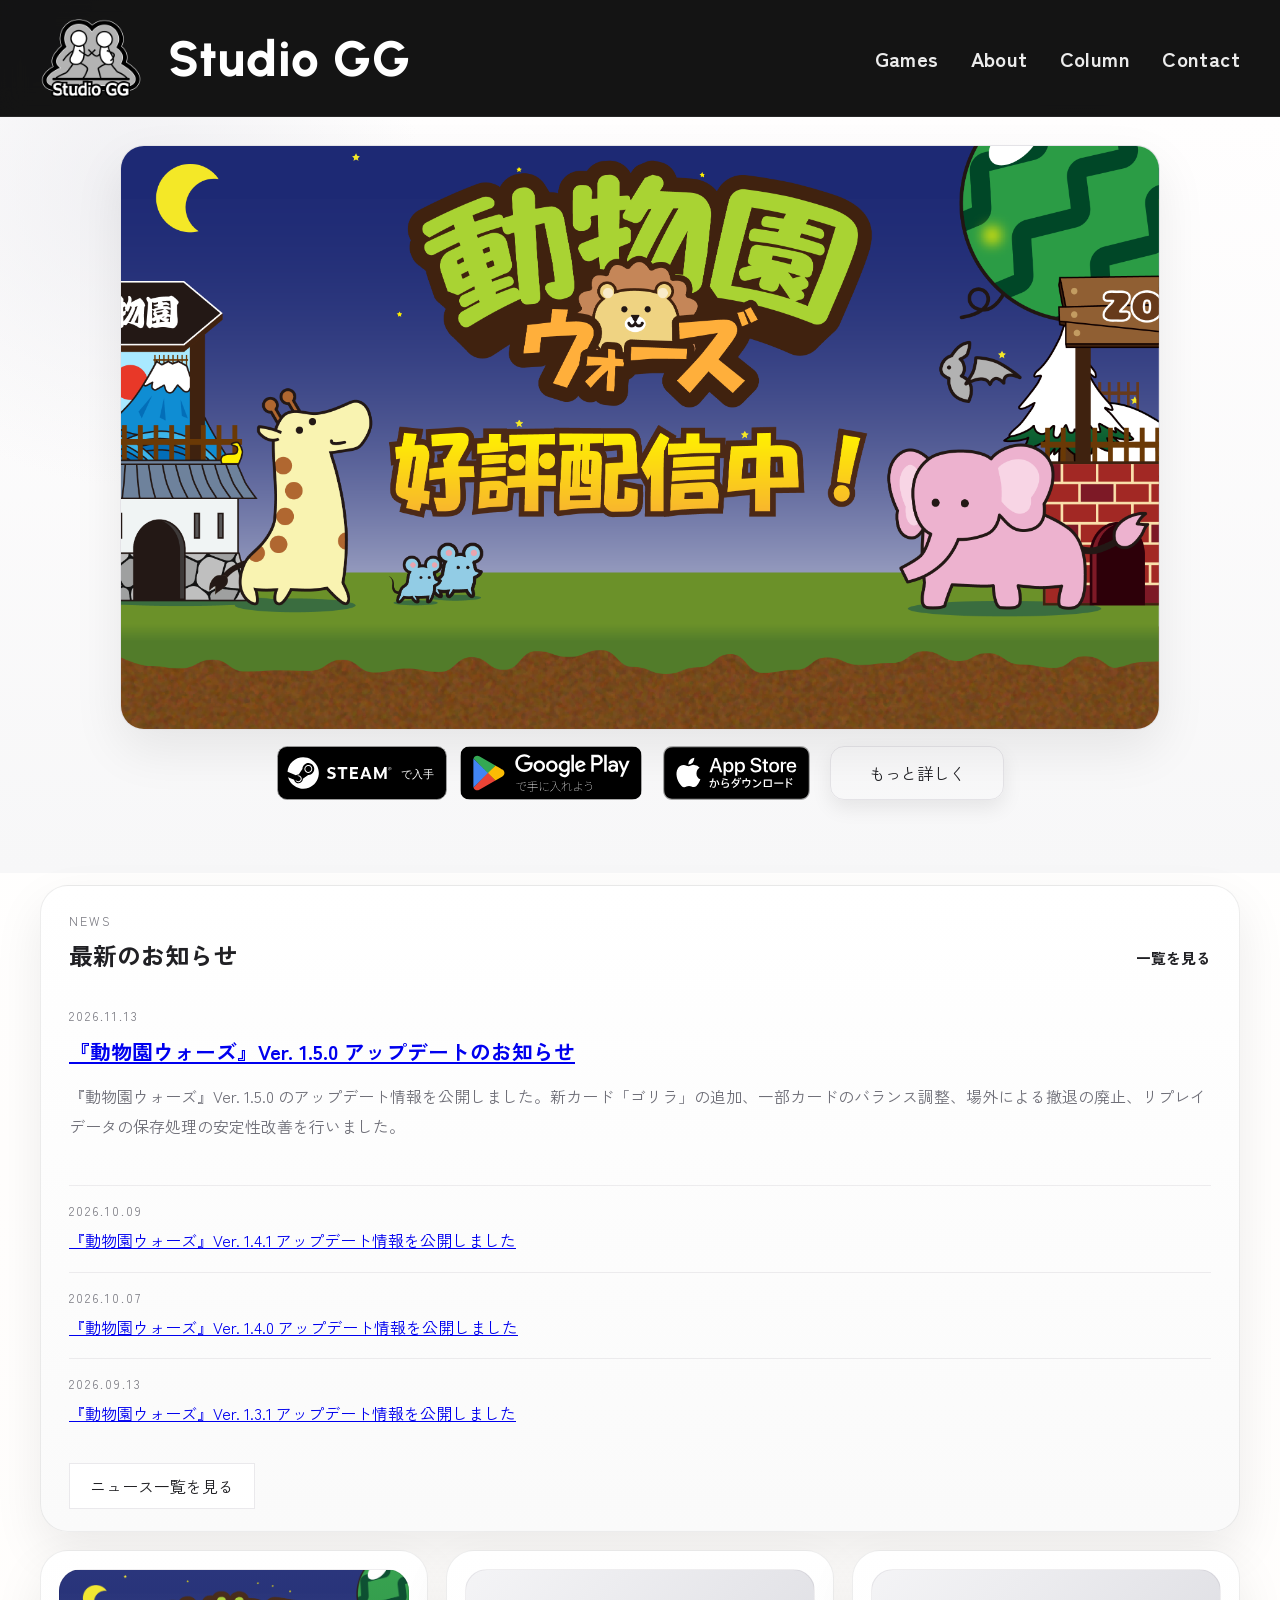
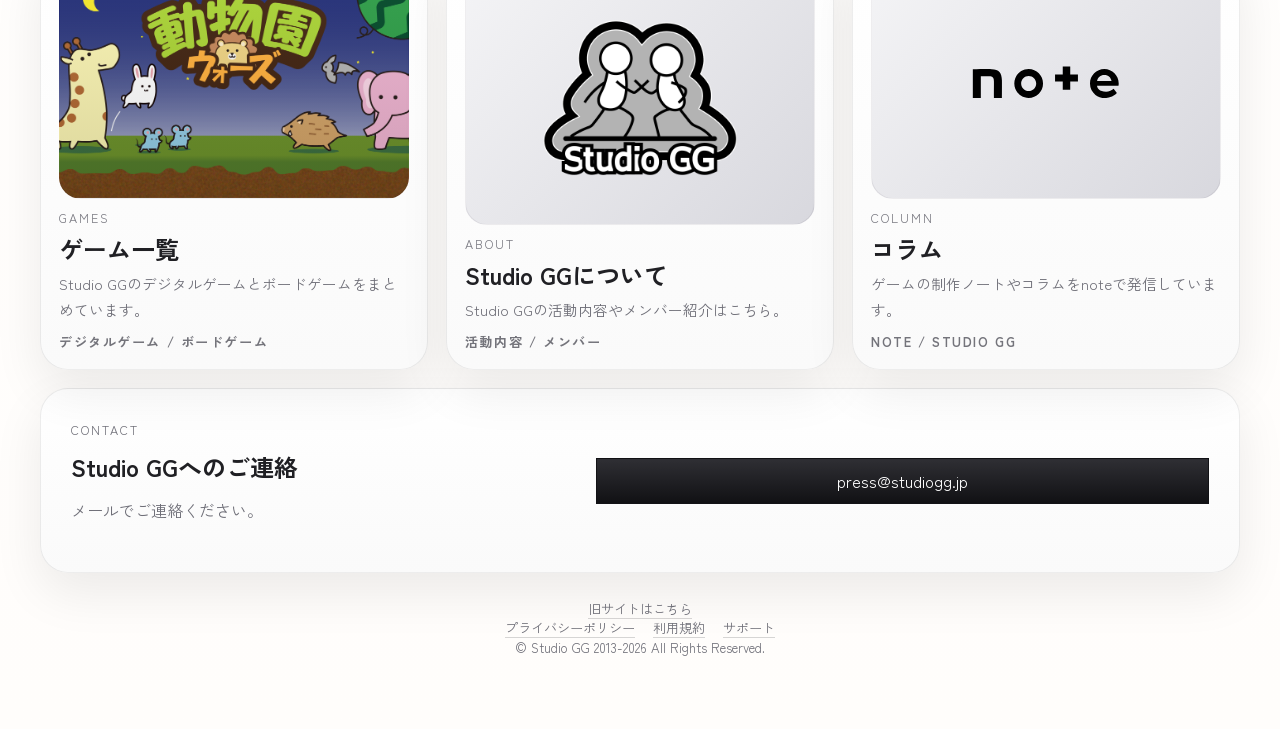
<file: index.html>
<!DOCTYPE html>
<html lang="ja">
<head>
  <!-- Google tag (gtag.js) -->
  <script async src="https://www.googletagmanager.com/gtag/js?id=AW-18334052214"></script>
  <script>
    window.dataLayer = window.dataLayer || [];
    function gtag(){dataLayer.push(arguments);}
    gtag('js', new Date());

    gtag('config', 'AW-18334052214');

    function gtag_report_conversion(url) {
      var callback = function () {
        if (typeof(url) != 'undefined') {
          window.location = url;
        }
      };
      gtag('event', 'conversion', {
          'send_to': 'AW-18334052214/2mWXCI-h9tIcEPberaZE',
          'value': 1.0,
          'currency': 'JPY',
          'event_callback': callback
      });
      return false;
    }
  </script>
  <meta charset="UTF-8">
  <meta name="viewport" content="width=device-width, initial-scale=1.0">
  <title>Studio GG | トップ</title>
  <meta
    name="description"
    content="Studio GGの公式サイト。最新ニュース、ゲーム一覧、コラム、スタジオ情報を掲載しています。"
  >
  <link rel="preconnect" href="https://fonts.googleapis.com">
  <link rel="preconnect" href="https://fonts.gstatic.com" crossorigin>
  <link href="https://fonts.googleapis.com/css2?family=Zen+Kaku+Gothic+New:wght@400;500;700;900&family=Urbanist:wght@700;800&display=swap" rel="stylesheet">
  <link rel="icon" type="image/png" href="assets/StudioGG_Logo.png">
  <link rel="stylesheet" href="styles.css">
</head>
<body>
  <header class="site-header">
    <div class="header-inner">
      <a class="brand" href="#top" aria-label="Studio GG トップへ">
        <img class="brand-logo" src="assets/StudioGG_Logo.png" alt="Studio GG logo">
        <span class="brand-name">Studio GG</span>
      </a>
      <nav class="site-nav" aria-label="メインナビゲーション">
        <a href="games.html">Games</a>
        <a href="about.html">About</a>
        <a href="https://note.com/studiogg" target="_blank" rel="noreferrer">Column</a>
        <a href="#contact">Contact</a>
      </nav>
    </div>
  </header>

  <main id="top">
    <section class="featured-stage" id="featured-title" aria-label="ピックアップゲーム">
      <div class="featured-stage-inner">
        <div class="featured-stage-media">
          <a class="featured-stage-link" href="zoowars/" aria-label="動物園ウォーズ">
            <div class="video-frame featured-image-frame">
              <img src="topimage.png" alt="動物園ウォーズ">
            </div>
          </a>
        </div>

        <div class="featured-stage-copy featured-stage-copy-compact">
          <div class="stage-actions stage-actions-compact">
            <a class="store-badge-link store-badge-steam" href="https://store.steampowered.com/app/3989360/" target="_blank" rel="noreferrer" aria-label="Steam" onclick="gtag_report_conversion();"></a>
            <a class="store-badge-link" href="https://play.google.com/store/apps/details?id=jp.studiogg.zoowars" target="_blank" rel="noreferrer" aria-label="Google Play" onclick="gtag_report_conversion();">
              <span class="store-badge store-badge-google" aria-hidden="true"></span>
            </a>
            <a class="store-badge-link" href="https://apps.apple.com/app/id6759058085" target="_blank" rel="noreferrer" aria-label="App Store" onclick="gtag_report_conversion();">
              <span class="store-badge store-badge-appstore" aria-hidden="true"></span>
            </a>
            <a class="button text-button-more" href="zoowars/" aria-label="もっと詳しく">もっと詳しく</a>
          </div>
        </div>
      </div>
    </section>

    <div class="page-shell">
      <section class="news-strip" id="news" aria-labelledby="news-heading">
        <div class="news-strip-head">
          <div>
            <p class="section-label">News</p>
            <h2 id="news-heading">最新のお知らせ</h2>
          </div>
          <a class="news-link" href="news.html">一覧を見る</a>
        </div>
        <div id="news-content" class="news-strip-content">
          <article class="featured-news">
            <p>ニュースを読み込み中です...</p>
          </article>
        </div>
      </section>

      <section class="content-grid" aria-label="サイト案内">
        <a class="feature-card feature-card-image feature-games" href="games.html">
          <span class="card-visual visual-games" aria-hidden="true"></span>
          <span class="card-label">Games</span>
          <h2>ゲーム一覧</h2>
          <p class="card-description">Studio GGのデジタルゲームとボードゲームをまとめています。</p>
          <span class="card-meta">デジタルゲーム / ボードゲーム</span>
        </a>

        <a class="feature-card feature-card-image" href="about.html">
          <span class="card-visual visual-about" aria-hidden="true"></span>
          <span class="card-label">About</span>
          <h2>Studio GGについて</h2>
          <p class="card-description">Studio GGの活動内容やメンバー紹介はこちら。</p>
          <span class="card-meta">活動内容 / メンバー</span>
        </a>

        <a class="feature-card feature-card-image" href="https://note.com/studiogg" target="_blank" rel="noreferrer">
          <span class="card-visual visual-column" aria-hidden="true"></span>
          <span class="card-label">Column</span>
          <h2>コラム</h2>
          <p class="card-description">ゲームの制作ノートやコラムをnoteで発信しています。</p>
          <span class="card-meta">note / Studio GG</span>
        </a>
      </section>

      <section class="contact-section" id="contact">
        <div class="contact-copy">
          <p class="section-label">Contact</p>
          <h2>Studio GGへのご連絡</h2>
          <p>メールでご連絡ください。</p>
        </div>

        <div class="contact-mail">
          <a class="button primary" href="mailto:press@studiogg.jp?subject=Studio%20GG%E3%81%B8%E3%81%AE%E3%81%8A%E5%95%8F%E3%81%84%E5%90%88%E3%82%8F%E3%81%9B">press@studiogg.jp</a>
        </div>
      </section>

      <footer class="site-footer">
        <p><a class="legacy-link" href="https://studiogg.jimdofree.com" target="_blank" rel="noreferrer">旧サイトはこちら</a></p>
        <p class="footer-links">
          <a href="privacy.html">プライバシーポリシー</a>
          <a href="eula.html">利用規約</a>
          <a href="support.html">サポート</a>
        </p>
        <p>© Studio GG 2013-2026 All Rights Reserved.</p>
      </footer>
    </div>
  </main>

  <script src="news.js"></script>
</body>
</html>
</file>
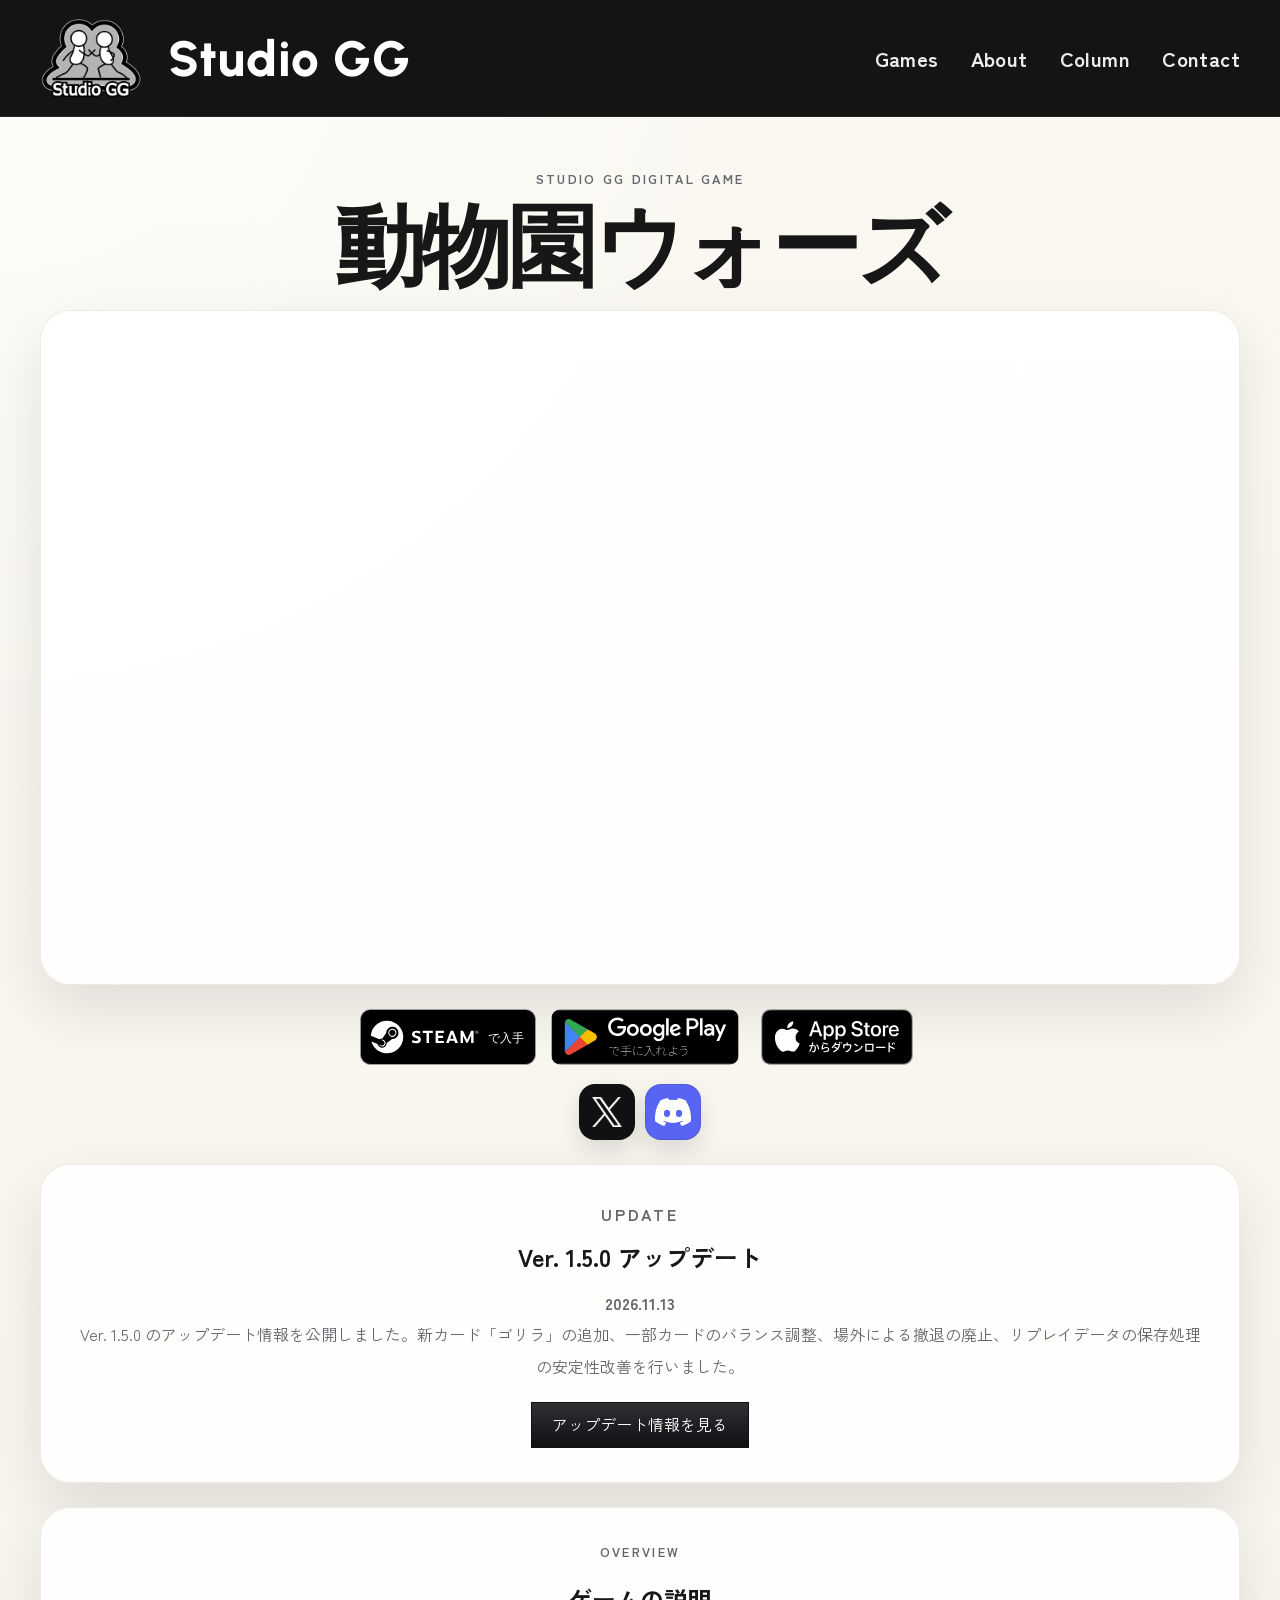
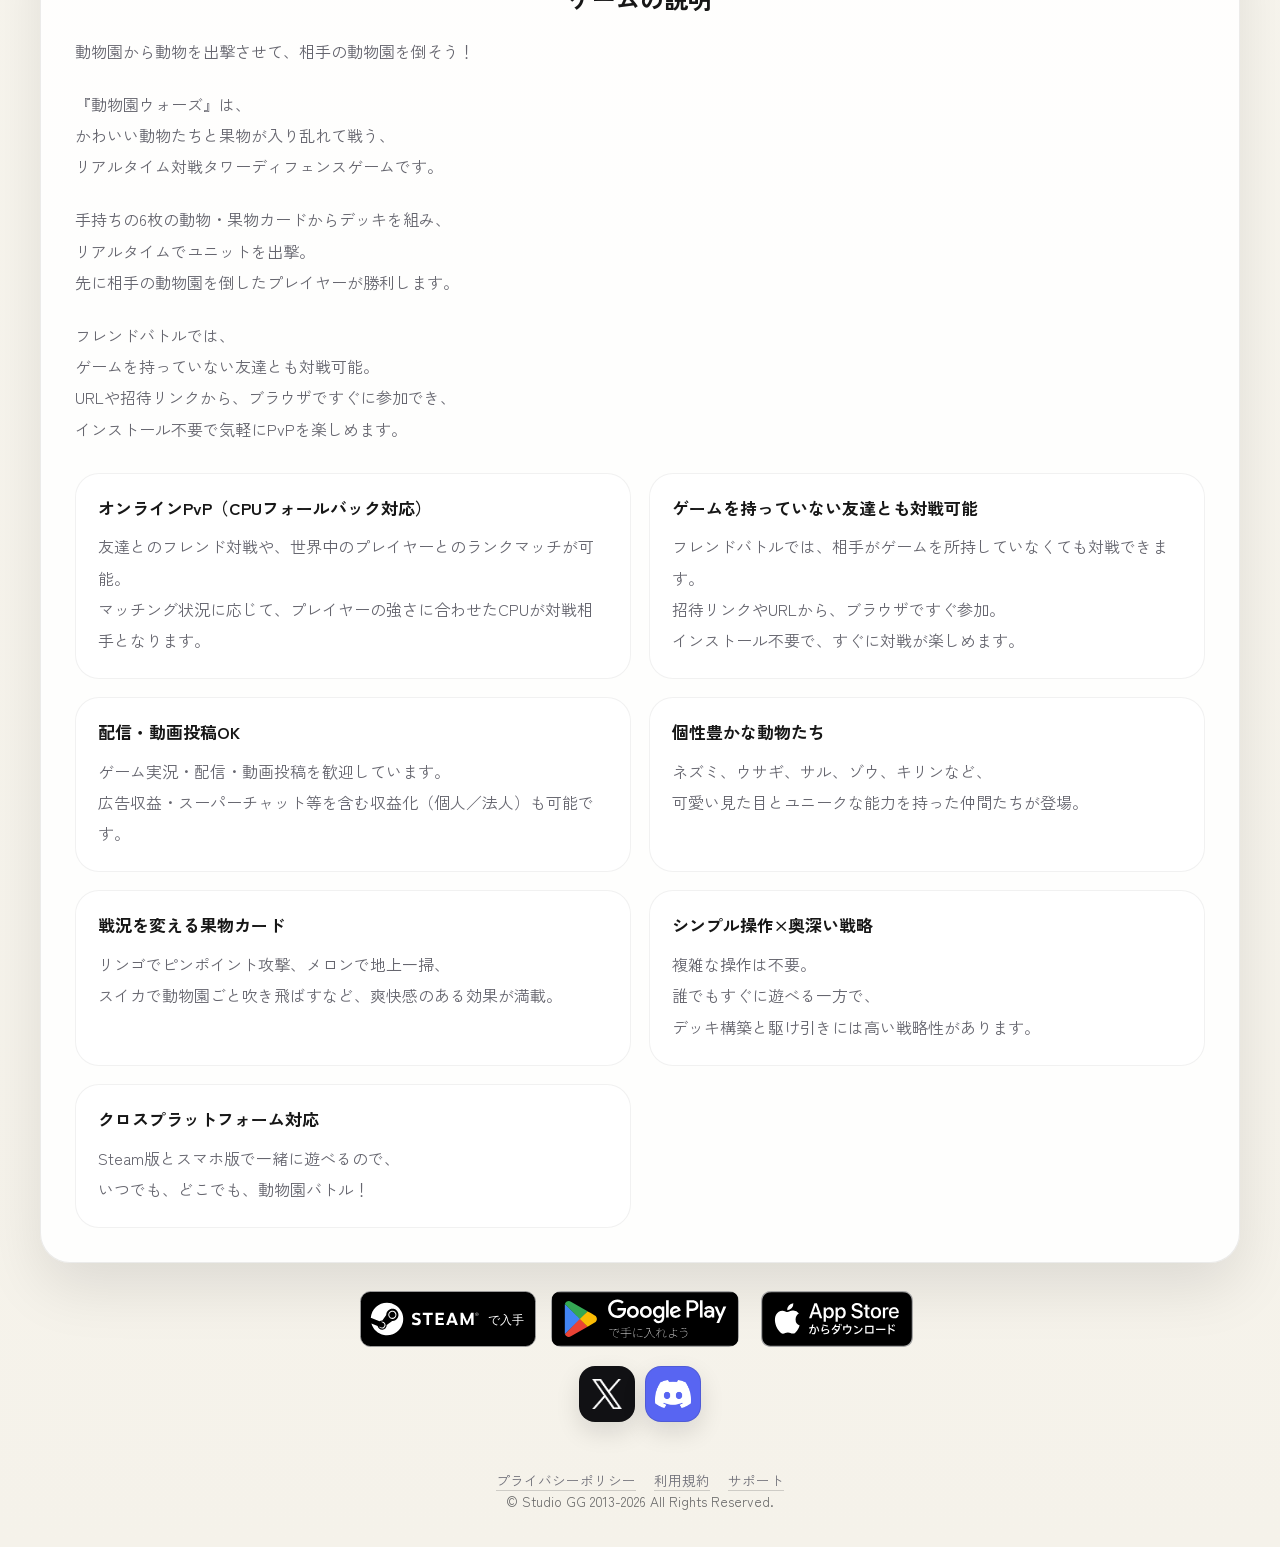
<file: zoowars/index.html>
<!DOCTYPE html>
<html lang="ja">
<head>
  <!-- Google tag (gtag.js) -->
  <script async src="https://www.googletagmanager.com/gtag/js?id=AW-18334052214"></script>
  <script>
    window.dataLayer = window.dataLayer || [];
    function gtag(){dataLayer.push(arguments);}
    gtag('js', new Date());

    gtag('config', 'AW-18334052214');

    function gtag_report_conversion(url) {
      var callback = function () {
        if (typeof(url) != 'undefined') {
          window.location = url;
        }
      };
      gtag('event', 'conversion', {
          'send_to': 'AW-18334052214/2mWXCI-h9tIcEPberaZE',
          'value': 1.0,
          'currency': 'JPY',
          'event_callback': callback
      });
      return false;
    }
  </script>
  <meta charset="UTF-8">
  <meta name="viewport" content="width=device-width, initial-scale=1.0">
  <title>動物園ウォーズ | Studio GG</title>
  <meta
    name="description"
    content="動物園ウォーズは、かわいい動物たちと果物が入り乱れて戦うリアルタイム対戦タワーディフェンスゲームです。"
  >
  <link rel="preconnect" href="https://fonts.googleapis.com">
  <link rel="preconnect" href="https://fonts.gstatic.com" crossorigin>
  <link href="https://fonts.googleapis.com/css2?family=Zen+Kaku+Gothic+New:wght@400;500;700;900&family=Urbanist:wght@700;800&display=swap" rel="stylesheet">
  <link rel="icon" type="image/png" href="../assets/StudioGG_Logo.png">
  <link rel="stylesheet" href="../styles.css">
  <link rel="stylesheet" href="zoowars.css">
</head>
<body>
  <header class="site-header">
    <div class="header-inner">
      <a class="brand" href="../index.html" aria-label="Studio GG トップへ">
        <img class="brand-logo" src="../assets/StudioGG_Logo.png" alt="Studio GG logo">
        <span class="brand-name">Studio GG</span>
      </a>
      <nav class="site-nav" aria-label="メインナビゲーション">
        <a href="../games.html">Games</a>
        <a href="../about.html">About</a>
        <a href="https://note.com/studiogg" target="_blank" rel="noreferrer">Column</a>
        <a href="../about.html#contact">Contact</a>
      </nav>
    </div>
  </header>

  <main class="zoowars-main">
    <section class="zoowars-movie-section" id="movie">
      <div class="zoowars-shell">
        <div class="zoowars-section-heading">
          <p class="zoowars-eyebrow">Studio GG Digital Game</p>
          <h1 class="zoowars-title">動物園ウォーズ</h1>
        </div>
        <div class="zoowars-movie-frame">
          <iframe
            src="https://www.youtube.com/embed/c8pI8lJVBgU"
            title="動物園ウォーズ Trailer"
            allow="accelerometer; autoplay; clipboard-write; encrypted-media; gyroscope; picture-in-picture; web-share"
            allowfullscreen
          ></iframe>
        </div>
      </div>
    </section>

    <section class="zoowars-links-section">
      <div class="zoowars-shell">
        <div class="zoowars-links">
          <a class="store-badge-link store-badge-steam store-badge-steam-large" href="https://store.steampowered.com/app/3989360/" target="_blank" rel="noreferrer" aria-label="Steam" onclick="gtag_report_conversion();"></a>
          <a class="store-badge-link" href="https://play.google.com/store/apps/details?id=jp.studiogg.zoowars" target="_blank" rel="noreferrer" aria-label="Google Play" onclick="gtag_report_conversion();">
            <span class="store-badge store-badge-google" aria-hidden="true"></span>
          </a>
          <a class="store-badge-link" href="https://apps.apple.com/app/id6759058085" target="_blank" rel="noreferrer" aria-label="App Store" onclick="gtag_report_conversion();">
            <span class="store-badge store-badge-appstore" aria-hidden="true"></span>
          </a>
        </div>
        <div class="zoowars-social-links" aria-label="動物園ウォーズ公式SNS">
          <a class="zoowars-social-link zoowars-social-x" href="https://x.com/ZooWarsStudioGG" target="_blank" rel="noreferrer" aria-label="動物園ウォーズ公式X">
            <img src="../assets/x-logo-white.png" alt="" aria-hidden="true">
          </a>
          <a class="zoowars-social-link zoowars-social-discord" href="https://discord.gg/shvw73ctFb" target="_blank" rel="noreferrer" aria-label="動物園ウォーズ公式Discord">
            <img src="../assets/Discord-Symbol-White.png" alt="" aria-hidden="true">
          </a>
        </div>
      </div>
    </section>

    <section class="zoowars-update-section" id="updates">
      <div class="zoowars-shell">
        <div class="zoowars-update-card">
          <div class="zoowars-section-heading">
            <p class="zoowars-eyebrow">Update</p>
            <h2>Ver. 1.5.0 アップデート</h2>
          </div>
          <p class="zoowars-update-date">2026.11.13</p>
          <p>Ver. 1.5.0 のアップデート情報を公開しました。新カード「ゴリラ」の追加、一部カードのバランス調整、場外による撤退の廃止、リプレイデータの保存処理の安定性改善を行いました。</p>
          <p class="zoowars-update-actions">
            <a class="button primary" href="updates.html">アップデート情報を見る</a>
          </p>
        </div>
      </div>
    </section>

    <section class="zoowars-description-section" id="overview">
      <div class="zoowars-shell">
        <div class="zoowars-description">
          <div class="zoowars-section-heading">
            <p class="zoowars-eyebrow">Overview</p>
            <h2>ゲームの説明</h2>
          </div>

          <p>動物園から動物を出撃させて、相手の動物園を倒そう！</p>

          <p>『動物園ウォーズ』は、<br>かわいい動物たちと果物が入り乱れて戦う、<br>リアルタイム対戦タワーディフェンスゲームです。</p>

          <p>手持ちの6枚の動物・果物カードからデッキを組み、<br>リアルタイムでユニットを出撃。<br>先に相手の動物園を倒したプレイヤーが勝利します。</p>

          <p>フレンドバトルでは、<br>ゲームを持っていない友達とも対戦可能。<br>URLや招待リンクから、ブラウザですぐに参加でき、<br>インストール不要で気軽にPvPを楽しめます。</p>

          <div class="zoowars-feature-list">
            <article class="zoowars-feature">
              <h3>オンラインPvP（CPUフォールバック対応）</h3>
              <p>友達とのフレンド対戦や、世界中のプレイヤーとのランクマッチが可能。<br>マッチング状況に応じて、プレイヤーの強さに合わせたCPUが対戦相手となります。</p>
            </article>

            <article class="zoowars-feature">
              <h3>ゲームを持っていない友達とも対戦可能</h3>
              <p>フレンドバトルでは、相手がゲームを所持していなくても対戦できます。<br>招待リンクやURLから、ブラウザですぐ参加。<br>インストール不要で、すぐに対戦が楽しめます。</p>
            </article>

            <article class="zoowars-feature">
              <h3>配信・動画投稿OK</h3>
              <p>ゲーム実況・配信・動画投稿を歓迎しています。<br>広告収益・スーパーチャット等を含む収益化（個人／法人）も可能です。</p>
            </article>

            <article class="zoowars-feature">
              <h3>個性豊かな動物たち</h3>
              <p>ネズミ、ウサギ、サル、ゾウ、キリンなど、<br>可愛い見た目とユニークな能力を持った仲間たちが登場。</p>
            </article>

            <article class="zoowars-feature">
              <h3>戦況を変える果物カード</h3>
              <p>リンゴでピンポイント攻撃、メロンで地上一掃、<br>スイカで動物園ごと吹き飛ばすなど、爽快感のある効果が満載。</p>
            </article>

            <article class="zoowars-feature">
              <h3>シンプル操作×奥深い戦略</h3>
              <p>複雑な操作は不要。<br>誰でもすぐに遊べる一方で、<br>デッキ構築と駆け引きには高い戦略性があります。</p>
            </article>

            <article class="zoowars-feature">
              <h3>クロスプラットフォーム対応</h3>
              <p>Steam版とスマホ版で一緒に遊べるので、<br>いつでも、どこでも、動物園バトル！</p>
            </article>
          </div>
        </div>
      </div>
    </section>

    <section class="zoowars-links-section zoowars-links-section-bottom">
      <div class="zoowars-shell">
        <div class="zoowars-links">
          <a class="store-badge-link store-badge-steam store-badge-steam-large" href="https://store.steampowered.com/app/3989360/" target="_blank" rel="noreferrer" aria-label="Steam" onclick="gtag_report_conversion();"></a>
          <a class="store-badge-link" href="https://play.google.com/store/apps/details?id=jp.studiogg.zoowars" target="_blank" rel="noreferrer" aria-label="Google Play" onclick="gtag_report_conversion();">
            <span class="store-badge store-badge-google" aria-hidden="true"></span>
          </a>
          <a class="store-badge-link" href="https://apps.apple.com/app/id6759058085" target="_blank" rel="noreferrer" aria-label="App Store" onclick="gtag_report_conversion();">
            <span class="store-badge store-badge-appstore" aria-hidden="true"></span>
          </a>
        </div>
        <div class="zoowars-social-links" aria-label="動物園ウォーズ公式SNS">
          <a class="zoowars-social-link zoowars-social-x" href="https://x.com/ZooWarsStudioGG" target="_blank" rel="noreferrer" aria-label="動物園ウォーズ公式X">
            <img src="../assets/x-logo-white.png" alt="" aria-hidden="true">
          </a>
          <a class="zoowars-social-link zoowars-social-discord" href="https://discord.gg/shvw73ctFb" target="_blank" rel="noreferrer" aria-label="動物園ウォーズ公式Discord">
            <img src="../assets/Discord-Symbol-White.png" alt="" aria-hidden="true">
          </a>
        </div>
      </div>
    </section>
  </main>

  <footer class="lp-footer">
    <p class="footer-links">
      <a href="privacy.html">プライバシーポリシー</a>
      <a href="eula.html">利用規約</a>
      <a href="support.html">サポート</a>
    </p>
    <p>© Studio GG 2013-2026 All Rights Reserved.</p>
  </footer>
</body>
</html>
</file>
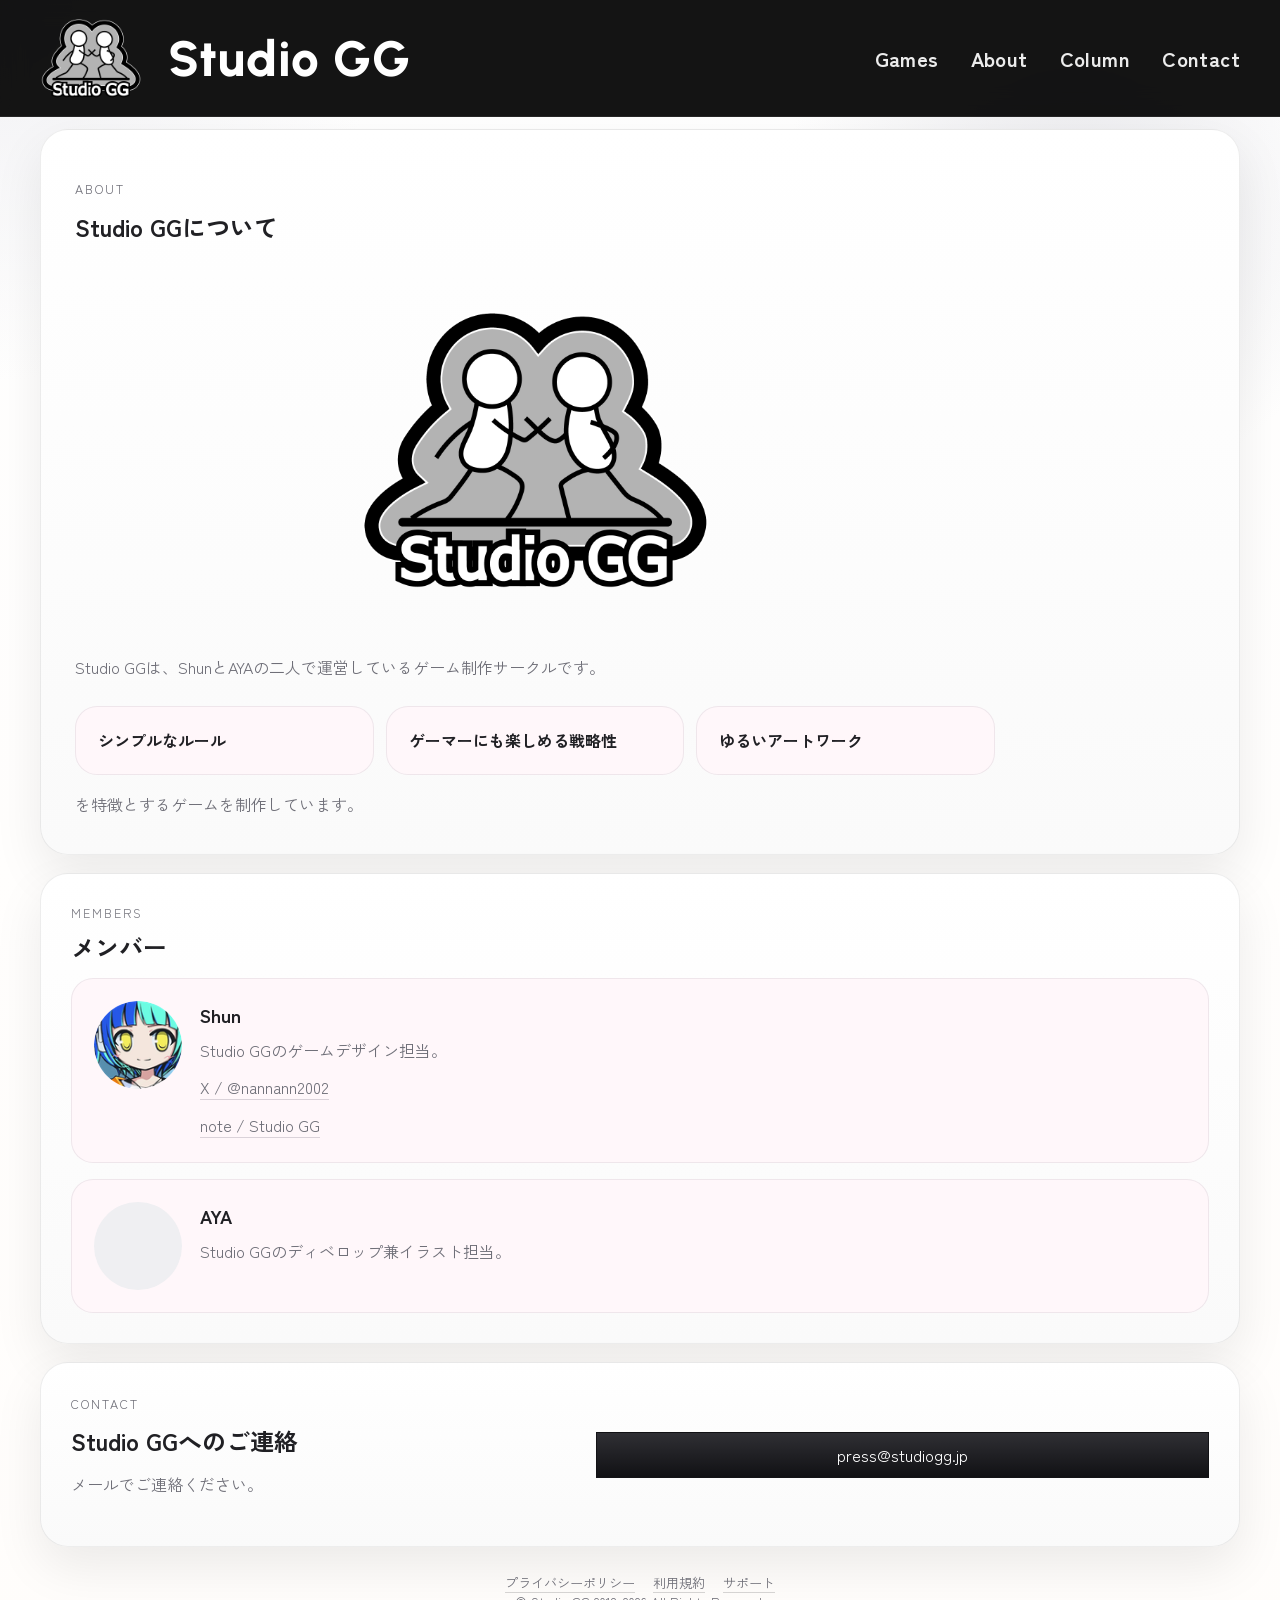
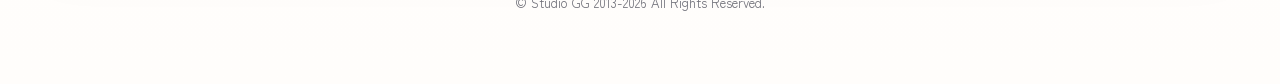
<file: about.html>
<!DOCTYPE html>
<html lang="ja">
<head>
  <!-- Google tag (gtag.js) -->
  <script async src="https://www.googletagmanager.com/gtag/js?id=AW-18334052214"></script>
  <script>
    window.dataLayer = window.dataLayer || [];
    function gtag(){dataLayer.push(arguments);}
    gtag('js', new Date());

    gtag('config', 'AW-18334052214');
  </script>
  <meta charset="UTF-8">
  <meta name="viewport" content="width=device-width, initial-scale=1.0">
  <title>Studio GG | About</title>
  <meta
    name="description"
    content="Studio GGについて。スタジオの特徴、メンバー、連絡先を掲載しています。"
  >
  <link rel="preconnect" href="https://fonts.googleapis.com">
  <link rel="preconnect" href="https://fonts.gstatic.com" crossorigin>
  <link href="https://fonts.googleapis.com/css2?family=Zen+Kaku+Gothic+New:wght@400;500;700;900&family=Urbanist:wght@700;800&display=swap" rel="stylesheet">
  <link rel="icon" type="image/png" href="assets/StudioGG_Logo.png">
  <link rel="stylesheet" href="styles.css">
</head>
<body>
  <header class="site-header">
    <div class="header-inner">
      <a class="brand" href="index.html" aria-label="Studio GG トップへ">
        <img class="brand-logo" src="assets/StudioGG_Logo.png" alt="Studio GG logo">
        <span class="brand-name">Studio GG</span>
      </a>
      <nav class="site-nav" aria-label="メインナビゲーション">
        <a href="games.html">Games</a>
        <a href="about.html">About</a>
        <a href="https://note.com/studiogg" target="_blank" rel="noreferrer">Column</a>
        <a href="#contact">Contact</a>
      </nav>
    </div>
  </header>

  <main class="page-shell">
    <section class="games-hero">
      <div>
        <p class="section-label">About</p>
        <h1>Studio GGについて</h1>
        <div class="about-logo-lockup" aria-hidden="true">
          <img src="assets/StudioGG_Logo.png" alt="">
        </div>
        <p>
          Studio GGは、ShunとAYAの二人で運営しているゲーム制作サークルです。
        </p>
        <div class="about-features">
          <article class="game-entry feature-entry">
            <h3>シンプルなルール</h3>
          </article>
          <article class="game-entry feature-entry">
            <h3>ゲーマーにも楽しめる戦略性</h3>
          </article>
          <article class="game-entry feature-entry">
            <h3>ゆるいアートワーク</h3>
          </article>
        </div>
        <p>を特徴とするゲームを制作しています。</p>
      </div>
    </section>

    <section class="games-section">
      <div class="section-heading">
        <p class="section-label">Members</p>
        <h2>メンバー</h2>
      </div>
      <div class="games-list">
        <article class="game-entry member-entry">
          <div class="member-icon">
            <img src="assets/shun.png" alt="Shun icon">
          </div>
          <div class="member-body">
            <h3>Shun</h3>
            <p>Studio GGのゲームデザイン担当。</p>
            <p><a href="https://x.com/nannann2002" target="_blank" rel="noreferrer">X / @nannann2002</a></p>
            <p><a href="https://note.com/studiogg" target="_blank" rel="noreferrer">note / Studio GG</a></p>
          </div>
        </article>

        <article class="game-entry member-entry">
          <div class="member-icon member-icon-placeholder" aria-hidden="true"></div>
          <div class="member-body">
            <h3>AYA</h3>
            <p>Studio GGのディベロップ兼イラスト担当。</p>
          </div>
        </article>
      </div>
    </section>

    <section class="contact-section" id="contact">
      <div class="contact-copy">
        <p class="section-label">Contact</p>
        <h2>Studio GGへのご連絡</h2>
        <p>メールでご連絡ください。</p>
      </div>

      <div class="contact-mail">
        <a class="button primary" href="mailto:press@studiogg.jp?subject=Studio%20GG%E3%81%B8%E3%81%AE%E3%81%8A%E5%95%8F%E3%81%84%E5%90%88%E3%82%8F%E3%81%9B">press@studiogg.jp</a>
      </div>
    </section>

    <footer class="site-footer">
      <p class="footer-links">
        <a href="privacy.html">プライバシーポリシー</a>
        <a href="eula.html">利用規約</a>
        <a href="support.html">サポート</a>
      </p>
      <p>© Studio GG 2013-2026 All Rights Reserved.</p>
    </footer>
  </main>
</body>
</html>
</file>
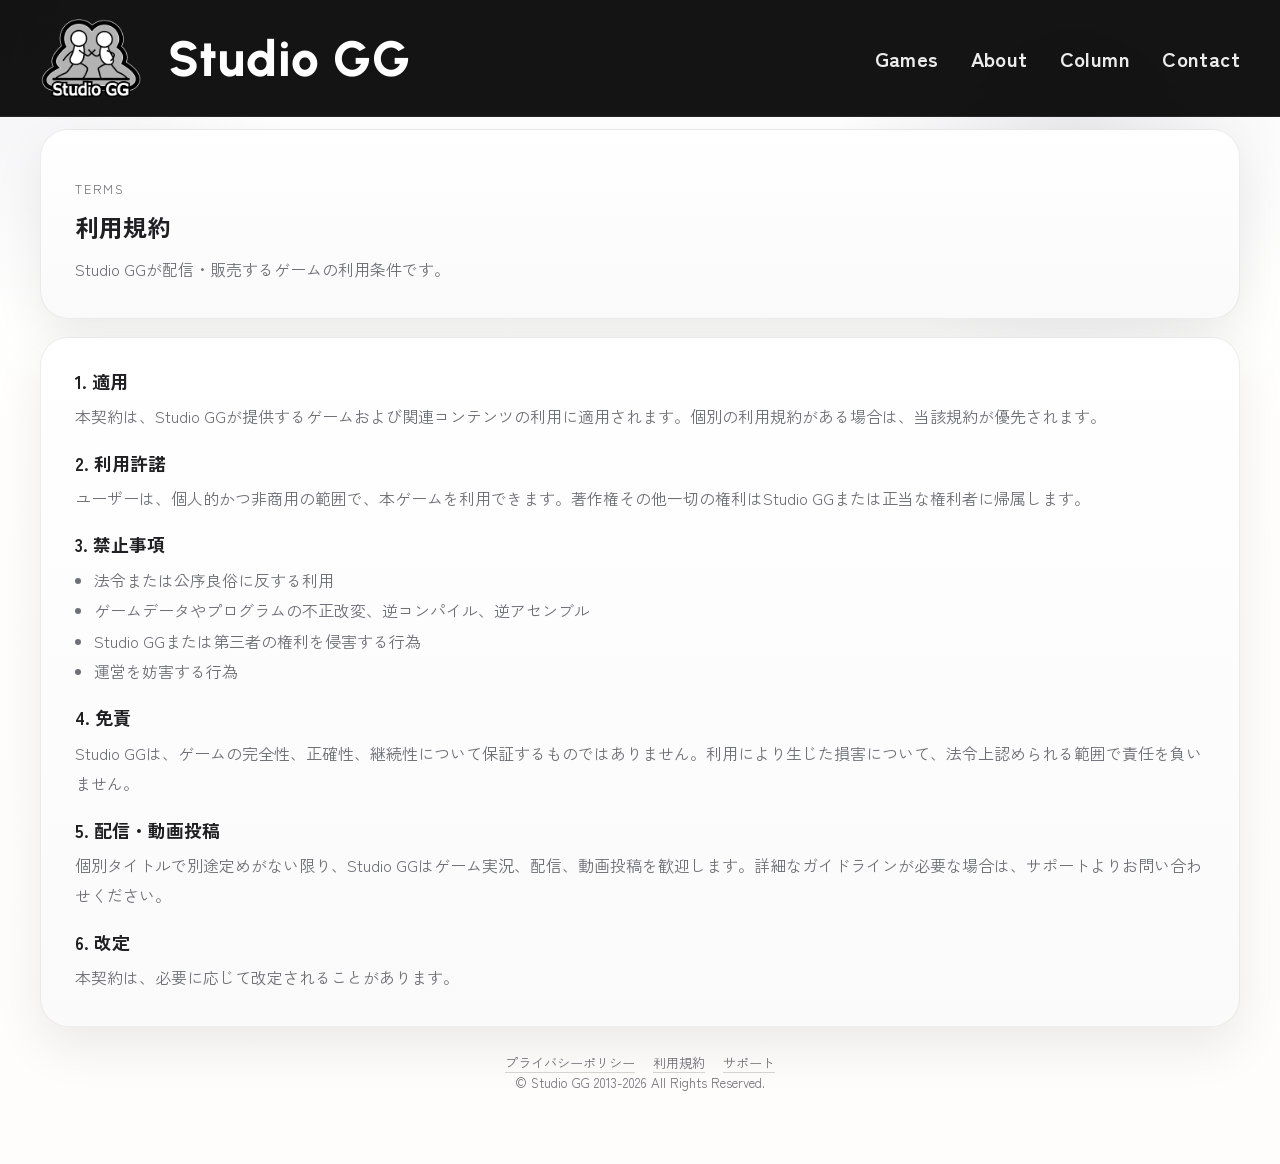
<file: eula.html>
<!DOCTYPE html>
<html lang="ja">
<head>
  <!-- Google tag (gtag.js) -->
  <script async src="https://www.googletagmanager.com/gtag/js?id=AW-18334052214"></script>
  <script>
    window.dataLayer = window.dataLayer || [];
    function gtag(){dataLayer.push(arguments);}
    gtag('js', new Date());

    gtag('config', 'AW-18334052214');
  </script>
  <meta charset="UTF-8">
  <meta name="viewport" content="width=device-width, initial-scale=1.0">
  <title>Studio GG | 利用規約</title>
  <meta name="description" content="Studio GGのエンドユーザー使用許諾契約です。">
  <link rel="preconnect" href="https://fonts.googleapis.com">
  <link rel="preconnect" href="https://fonts.gstatic.com" crossorigin>
  <link href="https://fonts.googleapis.com/css2?family=Zen+Kaku+Gothic+New:wght@400;500;700;900&family=Urbanist:wght@700;800&display=swap" rel="stylesheet">
  <link rel="icon" type="image/png" href="assets/StudioGG_Logo.png">
  <link rel="stylesheet" href="styles.css">
</head>
<body>
  <header class="site-header">
    <div class="header-inner">
      <a class="brand" href="index.html" aria-label="Studio GG トップへ">
        <img class="brand-logo" src="assets/StudioGG_Logo.png" alt="Studio GG logo">
        <span class="brand-name">Studio GG</span>
      </a>
      <nav class="site-nav" aria-label="メインナビゲーション">
        <a href="games.html">Games</a>
        <a href="about.html">About</a>
        <a href="https://note.com/studiogg" target="_blank" rel="noreferrer">Column</a>
        <a href="about.html#contact">Contact</a>
      </nav>
    </div>
  </header>

  <main class="page-shell">
    <section class="games-hero">
      <div>
        <p class="section-label">Terms</p>
        <h1>利用規約</h1>
        <p class="hero-text">Studio GGが配信・販売するゲームの利用条件です。</p>
      </div>
    </section>

    <section class="games-section legal-page">
      <div class="legal-content">
        <section class="legal-block">
          <h2>1. 適用</h2>
          <p>本契約は、Studio GGが提供するゲームおよび関連コンテンツの利用に適用されます。個別の利用規約がある場合は、当該規約が優先されます。</p>
        </section>

        <section class="legal-block">
          <h2>2. 利用許諾</h2>
          <p>ユーザーは、個人的かつ非商用の範囲で、本ゲームを利用できます。著作権その他一切の権利はStudio GGまたは正当な権利者に帰属します。</p>
        </section>

        <section class="legal-block">
          <h2>3. 禁止事項</h2>
          <ul class="legal-list">
            <li>法令または公序良俗に反する利用</li>
            <li>ゲームデータやプログラムの不正改変、逆コンパイル、逆アセンブル</li>
            <li>Studio GGまたは第三者の権利を侵害する行為</li>
            <li>運営を妨害する行為</li>
          </ul>
        </section>

        <section class="legal-block">
          <h2>4. 免責</h2>
          <p>Studio GGは、ゲームの完全性、正確性、継続性について保証するものではありません。利用により生じた損害について、法令上認められる範囲で責任を負いません。</p>
        </section>

        <section class="legal-block">
          <h2>5. 配信・動画投稿</h2>
          <p>個別タイトルで別途定めがない限り、Studio GGはゲーム実況、配信、動画投稿を歓迎します。詳細なガイドラインが必要な場合は、サポートよりお問い合わせください。</p>
        </section>

        <section class="legal-block">
          <h2>6. 改定</h2>
          <p>本契約は、必要に応じて改定されることがあります。</p>
        </section>
      </div>
    </section>

    <footer class="site-footer">
      <p class="footer-links">
        <a href="privacy.html">プライバシーポリシー</a>
        <a href="eula.html">利用規約</a>
        <a href="support.html">サポート</a>
      </p>
      <p>© Studio GG 2013-2026 All Rights Reserved.</p>
    </footer>
  </main>
</body>
</html>
</file>
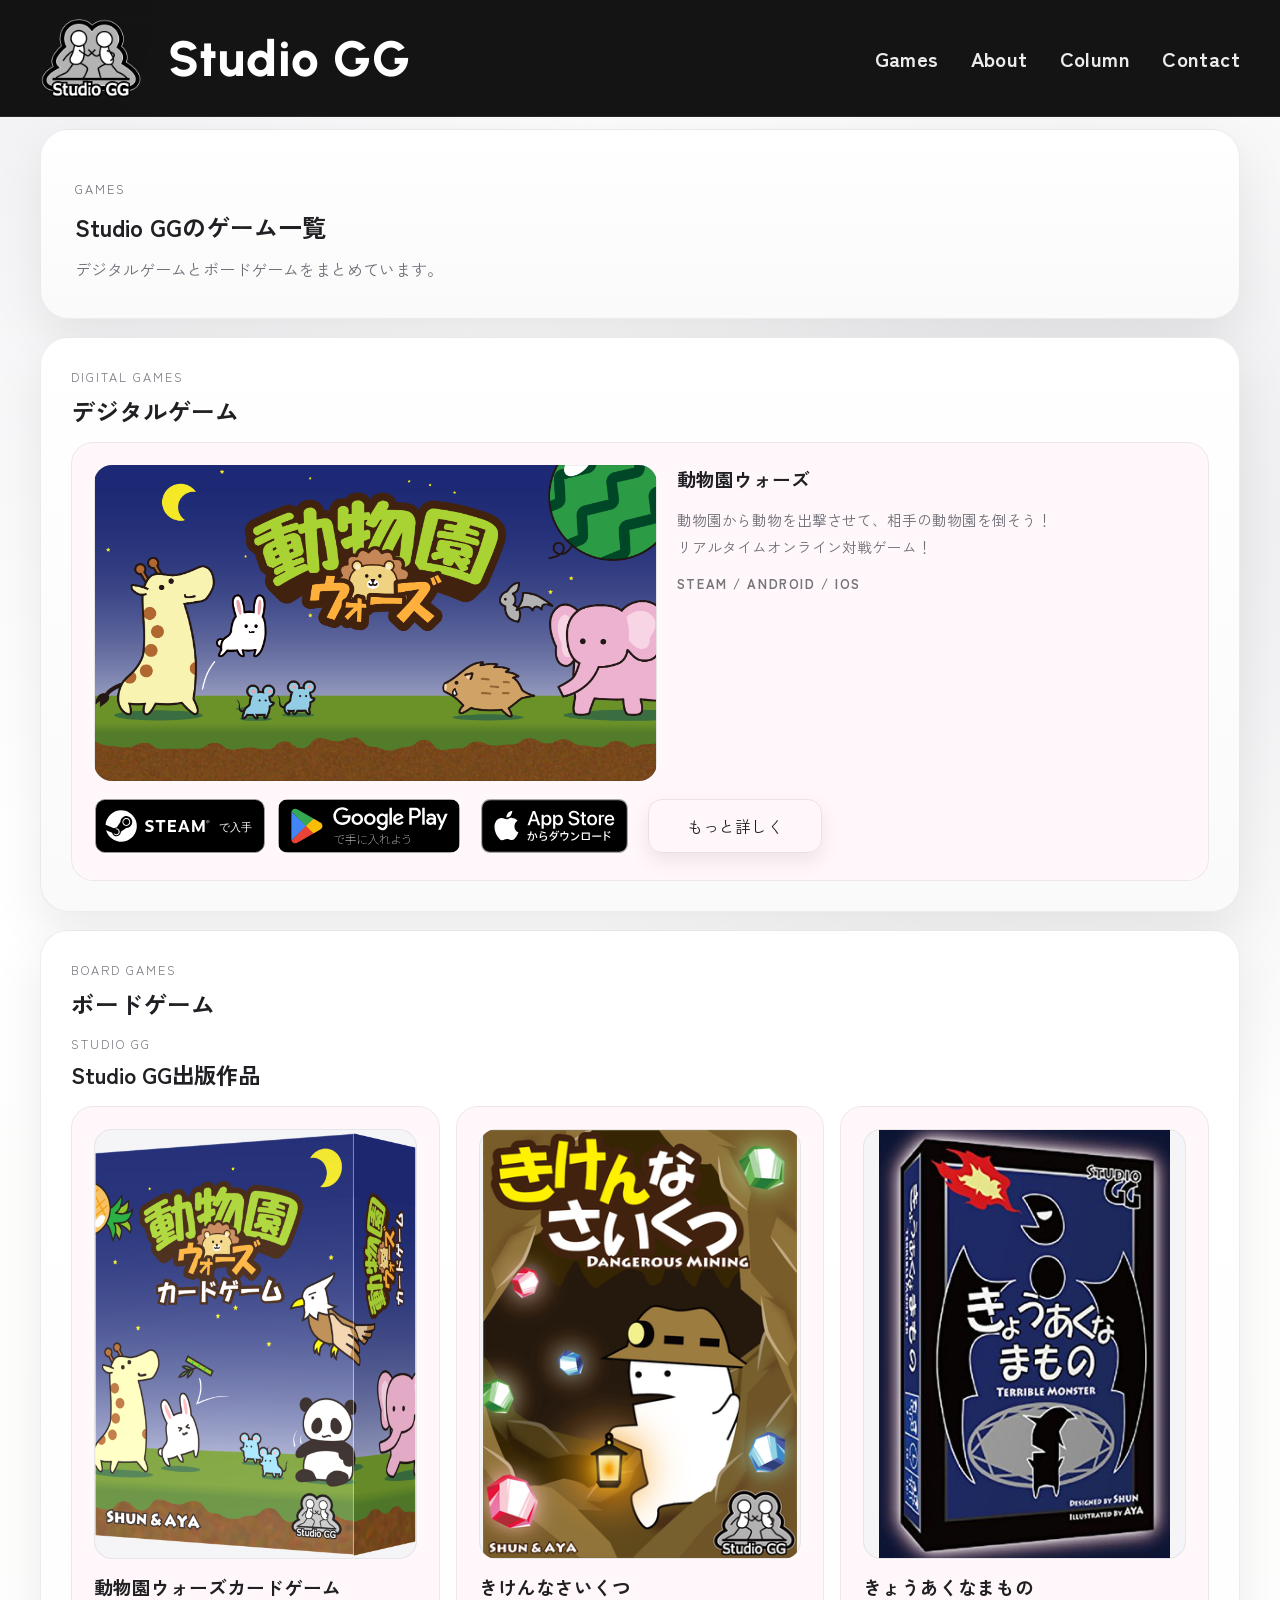
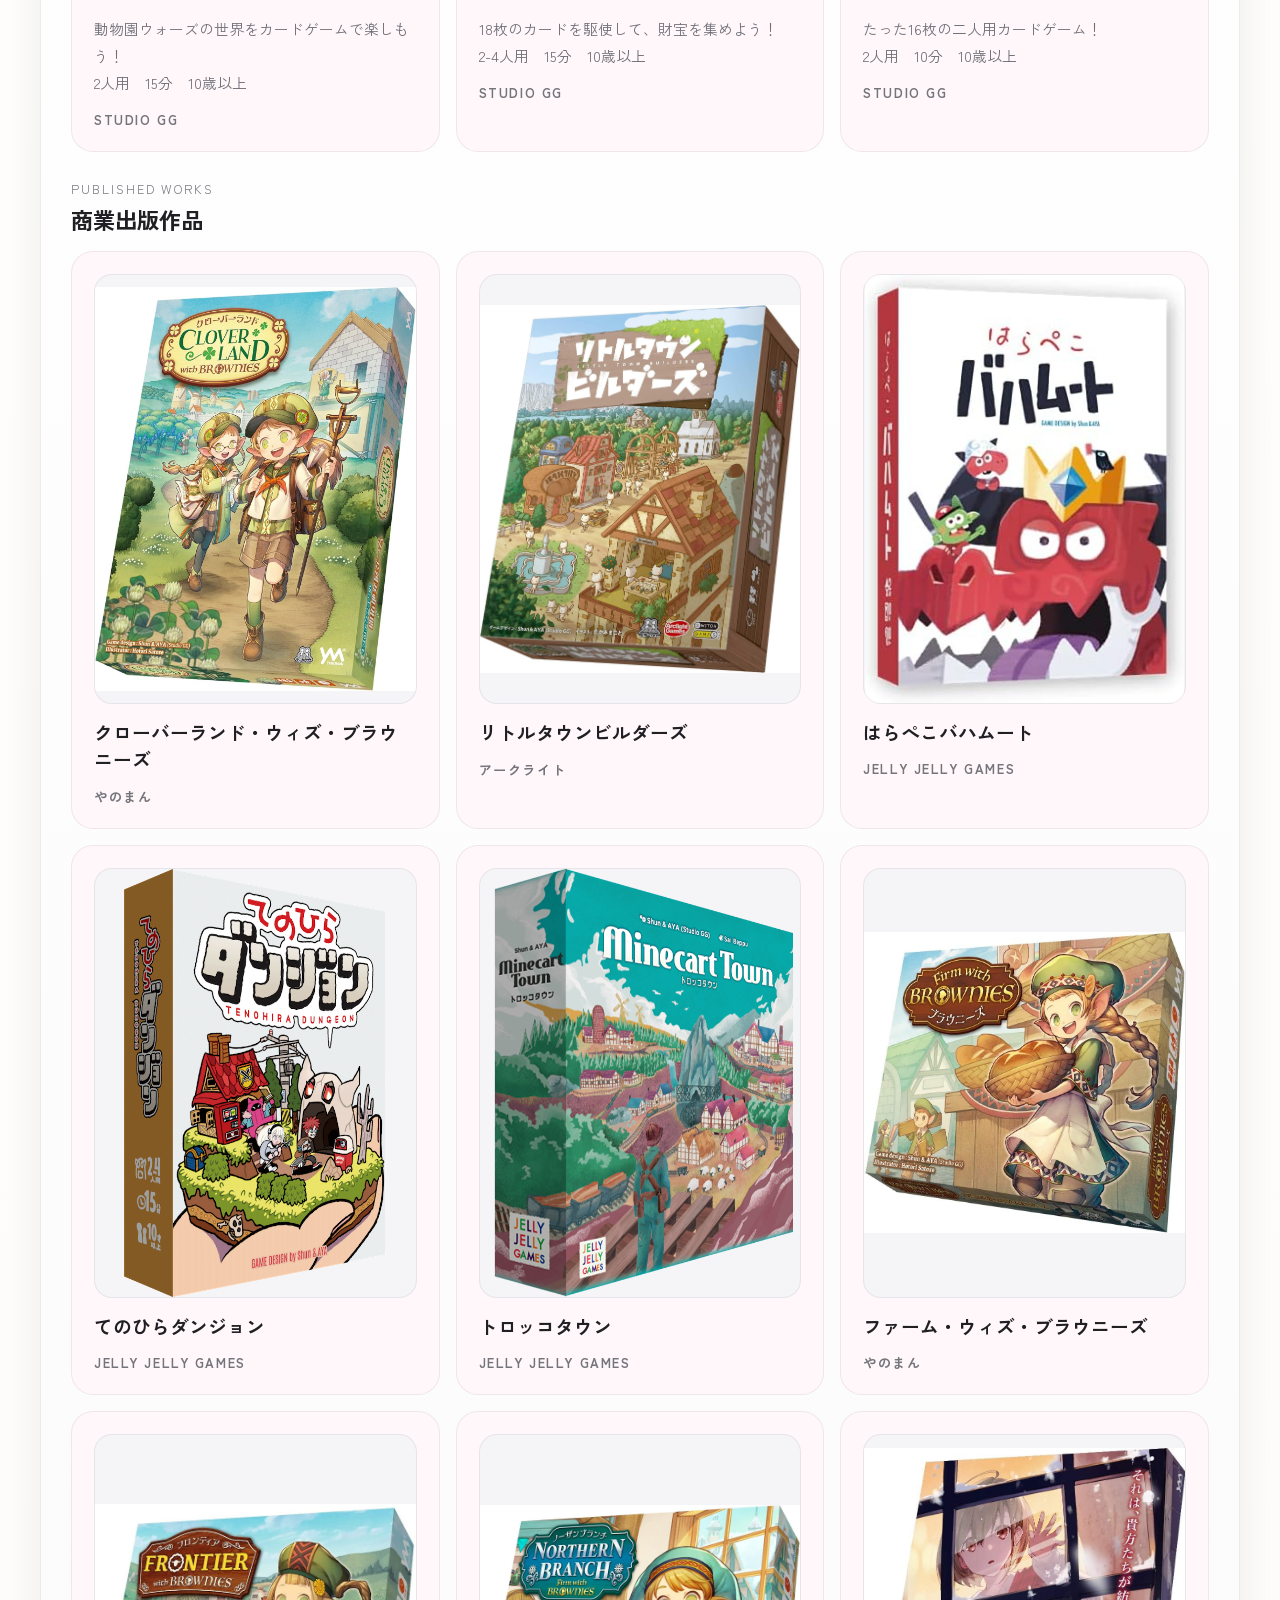
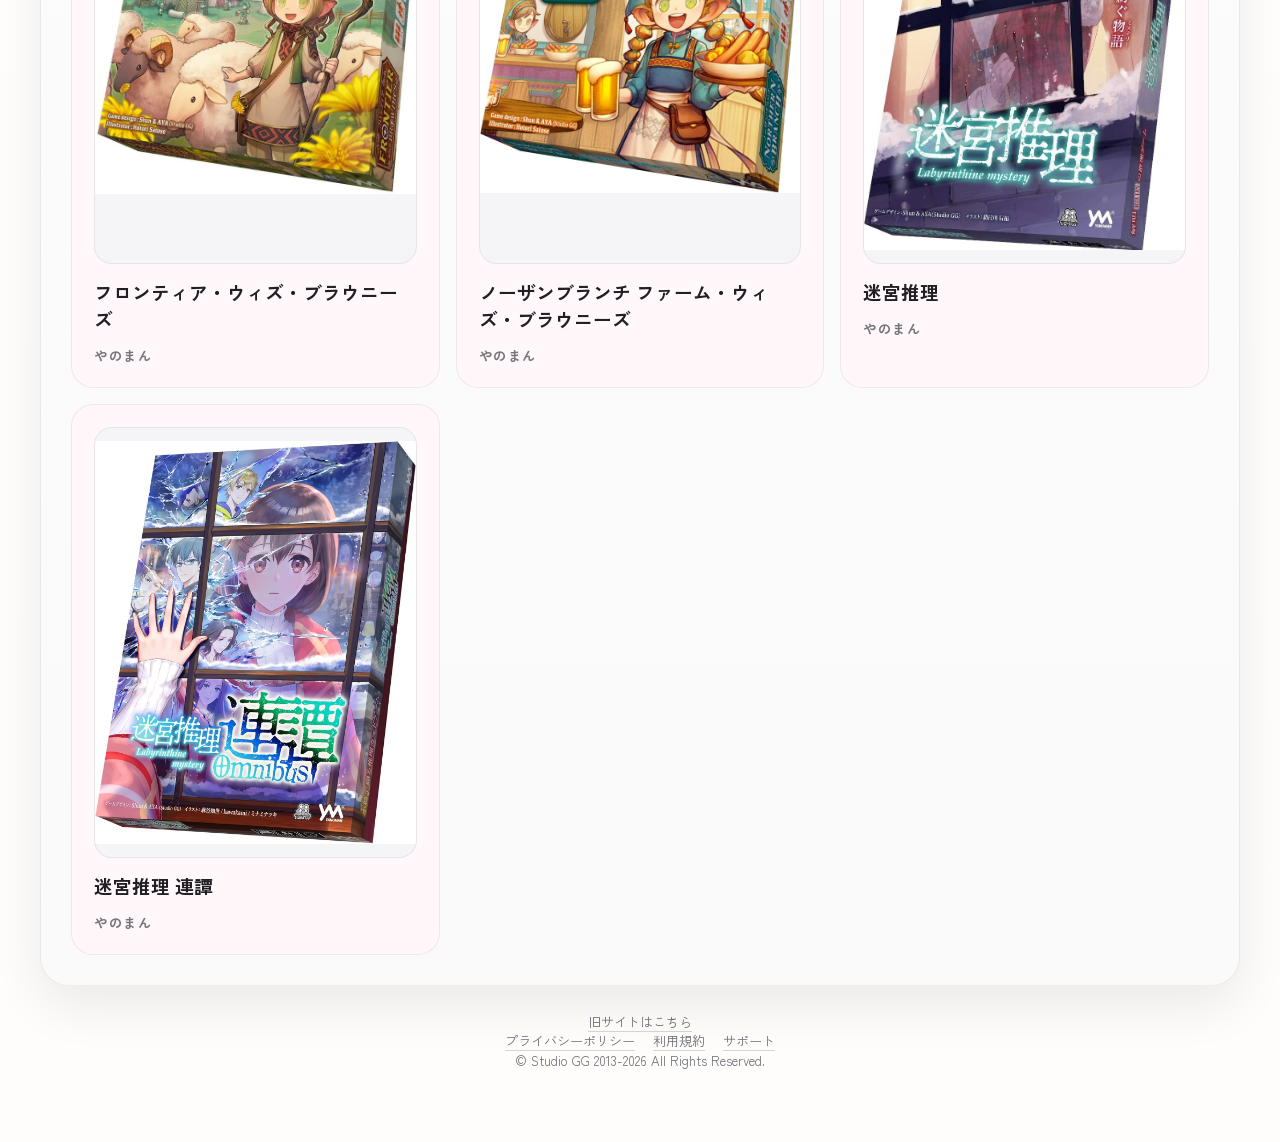
<file: games.html>
<!DOCTYPE html>
<html lang="ja">
<head>
  <!-- Google tag (gtag.js) -->
  <script async src="https://www.googletagmanager.com/gtag/js?id=AW-18334052214"></script>
  <script>
    window.dataLayer = window.dataLayer || [];
    function gtag(){dataLayer.push(arguments);}
    gtag('js', new Date());

    gtag('config', 'AW-18334052214');

    function gtag_report_conversion(url) {
      var callback = function () {
        if (typeof(url) != 'undefined') {
          window.location = url;
        }
      };
      gtag('event', 'conversion', {
          'send_to': 'AW-18334052214/2mWXCI-h9tIcEPberaZE',
          'value': 1.0,
          'currency': 'JPY',
          'event_callback': callback
      });
      return false;
    }
  </script>
  <meta charset="UTF-8">
  <meta name="viewport" content="width=device-width, initial-scale=1.0">
  <title>Studio GG | Games</title>
  <meta
    name="description"
    content="Studio GGのゲーム一覧。デジタルゲームとボードゲームをまとめて掲載しています。"
  >
  <link rel="preconnect" href="https://fonts.googleapis.com">
  <link rel="preconnect" href="https://fonts.gstatic.com" crossorigin>
  <link href="https://fonts.googleapis.com/css2?family=Zen+Kaku+Gothic+New:wght@400;500;700;900&family=Urbanist:wght@700;800&display=swap" rel="stylesheet">
  <link rel="icon" type="image/png" href="assets/StudioGG_Logo.png">
  <link rel="stylesheet" href="styles.css">
</head>
<body>
  <header class="site-header">
    <div class="header-inner">
      <a class="brand" href="index.html" aria-label="Studio GG トップへ">
        <img class="brand-logo" src="assets/StudioGG_Logo.png" alt="Studio GG logo">
        <span class="brand-name">Studio GG</span>
      </a>
      <nav class="site-nav" aria-label="メインナビゲーション">
        <a href="games.html">Games</a>
        <a href="about.html">About</a>
        <a href="https://note.com/studiogg" target="_blank" rel="noreferrer">Column</a>
        <a href="about.html#contact">Contact</a>
      </nav>
    </div>
  </header>

  <main class="page-shell">
    <section class="games-hero">
      <div>
        <p class="section-label">Games</p>
        <h1>Studio GGのゲーム一覧</h1>
        <p class="hero-text">デジタルゲームとボードゲームをまとめています。</p>
      </div>
    </section>

    <section class="games-section" aria-labelledby="digital-games-heading">
      <div class="section-heading">
        <p class="section-label">Digital Games</p>
        <h2 id="digital-games-heading">デジタルゲーム</h2>
      </div>
      <div class="games-list">
        <article class="game-entry featured-game">
          <a class="featured-game-main" href="zoowars/" aria-label="動物園ウォーズのLPを見る">
            <span class="boardgame-visual featured-game-visual" aria-hidden="true"></span>
            <div class="featured-game-body">
              <h3>動物園ウォーズ</h3>
              <p class="game-description">動物園から動物を出撃させて、相手の動物園を倒そう！<br/>リアルタイムオンライン対戦ゲーム！</p>
              <span class="card-meta">Steam / Android / iOS</span>
            </div>
          </a>
          <div class="game-links">
            <a class="store-badge-link store-badge-steam" href="https://store.steampowered.com/app/3989360/" target="_blank" rel="noreferrer" aria-label="Steam" onclick="gtag_report_conversion();"></a>
            <a class="store-badge-link" href="https://play.google.com/store/apps/details?id=jp.studiogg.zoowars" target="_blank" rel="noreferrer" aria-label="Google Play" onclick="gtag_report_conversion();">
              <span class="store-badge store-badge-google" aria-hidden="true"></span>
            </a>
            <a class="store-badge-link" href="https://apps.apple.com/app/id6759058085" target="_blank" rel="noreferrer" aria-label="App Store" onclick="gtag_report_conversion();">
              <span class="store-badge store-badge-appstore" aria-hidden="true"></span>
            </a>
            <a class="button text-button-more" href="zoowars/" aria-label="もっと詳しく">もっと詳しく</a>
          </div>
        </article>
      </div>
    </section>

    <section class="games-section" aria-labelledby="board-games-heading">
      <div class="section-heading">
        <p class="section-label">Board Games</p>
        <h2 id="board-games-heading">ボードゲーム</h2>
      </div>

      <div class="boardgames-group">
        <div class="section-heading">
          <p class="section-label">Studio GG</p>
          <h3 class="subheading">Studio GG出版作品</h3>
        </div>
        <div class="games-list boardgames-list">
          <a class="game-entry boardgame-entry boardgame-link" href="https://www.amazon.co.jp/%E5%8B%95%E7%89%A9%E5%9C%92%E3%82%A6%E3%82%A9%E3%83%BC%E3%82%BA-%E3%82%AB%E3%83%BC%E3%83%89%E3%82%B2%E3%83%BC%E3%83%A0-2%E4%BA%BA%E7%94%A8%E5%AF%BE%E6%88%A6%E3%82%AB%E3%83%BC%E3%83%89%E3%82%B2%E3%83%BC%E3%83%A0-Studio-GG/dp/B0G4M3MSTY" target="_blank" rel="noreferrer">
            <span class="boardgame-visual visual-boardgame visual-zoowars-cardgame" aria-hidden="true"></span>
            <h3>動物園ウォーズカードゲーム</h3>
            <p class="game-description">動物園ウォーズの世界をカードゲームで楽しもう！<br/>2人用　15分　10歳以上</p>
            <span class="card-meta">Studio GG</span>
          </a>
          <a class="game-entry boardgame-entry boardgame-link" href="https://www.amazon.co.jp/Studio-GG-%E3%81%8D%E3%81%91%E3%82%93%E3%81%AA%E3%81%95%E3%81%84%E3%81%8F%E3%81%A4/dp/B09MFYK2DR" target="_blank" rel="noreferrer">
            <span class="boardgame-visual visual-boardgame visual-dangerous-mining" aria-hidden="true"></span>
            <h3>きけんなさいくつ</h3>
            <p class="game-description">18枚のカードを駆使して、財宝を集めよう！<br/>2-4人用　15分　10歳以上

</p>
            <span class="card-meta">Studio GG</span>
          </a>
          <a class="game-entry boardgame-entry boardgame-link" href="https://www.amazon.co.jp/Studio-GG-%E3%81%8D%E3%82%87%E3%81%86%E3%81%82%E3%81%8F%E3%81%AA%E3%81%BE%E3%82%82%E3%81%AE/dp/B00XIZDU9C" target="_blank" rel="noreferrer">
            <span class="boardgame-visual visual-boardgame visual-terrible-monster" aria-hidden="true"></span>
            <h3>きょうあくなまもの</h3>
            <p class="game-description">たった16枚の二人用カードゲーム！<br/>2人用　10分　10歳以上</p>
            <span class="card-meta">Studio GG</span>
          </a>
        </div>
      </div>

      <div class="boardgames-group">
        <div class="section-heading">
          <p class="section-label">Published Works</p>
          <h3 class="subheading">商業出版作品</h3>
        </div>
        <div class="games-list boardgames-list">
          <a class="game-entry boardgame-entry boardgame-link" href="https://www.amazon.co.jp/dp/B0GWZXHVTQ/" target="_blank" rel="noreferrer">
            <span class="boardgame-visual visual-boardgame visual-cloverland-with-brownies" aria-hidden="true"></span>
            <h3>クローバーランド・ウィズ・ブラウニーズ</h3>
            <span class="card-meta">やのまん</span>
          </a>
          <a class="game-entry boardgame-entry boardgame-link" href="https://www.amazon.co.jp/%E3%82%A2%E3%83%BC%E3%82%AF%E3%83%A9%E3%82%A4%E3%83%88-Arclight-%E3%83%AA%E3%83%88%E3%83%AB%E3%82%BF%E3%82%A6%E3%83%B3%E3%83%93%E3%83%AB%E3%83%80%E3%83%BC%E3%82%BA/dp/B082M99Q25" target="_blank" rel="noreferrer">
            <span class="boardgame-visual visual-boardgame visual-littletownbuilders" aria-hidden="true"></span>
            <h3>リトルタウンビルダーズ</h3>
            <span class="card-meta">アークライト</span>
          </a>
          <a class="game-entry boardgame-entry boardgame-link" href="https://www.amazon.co.jp/JELLY-GAMES-%E3%81%AF%E3%82%89%E3%81%BA%E3%81%93%E3%83%90%E3%83%8F%E3%83%A0%E3%83%BC%E3%83%88-%E3%82%AB%E3%83%BC%E3%83%89%E3%82%B2%E3%83%BC%E3%83%A0/dp/B09C89RYFR" target="_blank" rel="noreferrer">
            <span class="boardgame-visual visual-boardgame visual-harapeko-bahamuto" aria-hidden="true"></span>
            <h3>はらぺこバハムート</h3>
            <span class="card-meta">JELLY JELLY GAMES</span>
          </a>
          <a class="game-entry boardgame-entry boardgame-link" href="https://www.amazon.co.jp/JELLY-GAMES-JELLYJELLYGAMES-%E3%81%A6%E3%81%AE%E3%81%B2%E3%82%89%E3%83%80%E3%83%B3%E3%82%B8%E3%83%A7%E3%83%B3-%E3%83%80%E3%83%B3%E3%82%B8%E3%83%A7%E3%83%B3%E6%8E%A2%E7%B4%A2%E3%82%B2%E3%83%BC%E3%83%A0/dp/B0CNK6MMK4" target="_blank" rel="noreferrer">
            <span class="boardgame-visual visual-boardgame visual-tenohira-dungeon" aria-hidden="true"></span>
            <h3>てのひらダンジョン</h3>
            <span class="card-meta">JELLY JELLY GAMES</span>
          </a>
          <a class="game-entry boardgame-entry boardgame-link" href="https://www.amazon.co.jp/JELLY-GAMES-%E3%83%88%E3%83%AD%E3%83%83%E3%82%B3%E3%82%BF%E3%82%A6%E3%83%B3-%E3%83%9C%E3%83%BC%E3%83%89%E3%82%B2%E3%83%BC%E3%83%A0%E3%80%811-4%E4%BA%BA%E7%94%A8%E3%80%81%E3%82%BF%E3%82%A4%E3%83%AB%E9%85%8D%E7%BD%AE%E3%82%B2%E3%83%BC%E3%83%A0%E3%80%8110%E6%AD%B3%E4%BB%A5%E4%B8%8A%E5%AF%BE%E8%B1%A1/dp/B0DM4BXH3J" target="_blank" rel="noreferrer">
            <span class="boardgame-visual visual-boardgame visual-minecart-town" aria-hidden="true"></span>
            <h3>トロッコタウン</h3>
            <span class="card-meta">JELLY JELLY GAMES</span>
          </a>
          <a class="game-entry boardgame-entry boardgame-link" href="https://www.amazon.co.jp/%E3%82%84%E3%81%AE%E3%81%BE%E3%82%93-%E7%94%9F%E7%94%A3%E3%81%A8%E5%A3%B2%E8%B2%B7%E3%81%AE%E5%95%86%E4%BC%9A%E7%99%BA%E5%B1%95%E3%83%9C%E3%83%BC%E3%83%89%E3%82%B2%E3%83%BC%E3%83%A0-%E3%83%96%E3%83%A9%E3%82%A6%E3%83%8B%E3%83%BC%E3%82%BA-%E3%83%97%E3%83%AC%E3%82%A4%E4%BA%BA%E6%95%B0%EF%BC%9A2%EF%BD%9E%C2%AD4%E5%90%8D-%E3%82%B2%E3%83%BC%E3%83%A0%E3%83%87%E3%82%B6%E3%82%A4%E3%83%B3/dp/B08YDVHXNJ" target="_blank" rel="noreferrer">
            <span class="boardgame-visual visual-boardgame visual-firm-with-brownies" aria-hidden="true"></span>
            <h3>ファーム・ウィズ・ブラウニーズ</h3>
            <span class="card-meta">やのまん</span>
          </a>
          <a class="game-entry boardgame-entry boardgame-link" href="https://www.amazon.co.jp/%E3%82%84%E3%81%AE%E3%81%BE%E3%82%93%E3%83%9C%E3%83%BC%E3%83%89%E3%82%B2%E3%83%BC%E3%83%A0-%E6%B3%A8%E6%96%87%E9%81%94%E6%88%90%E3%81%AE%E9%96%8B%E6%8B%93%E3%82%BF%E3%82%A4%E3%83%AB%E3%82%B2%E3%83%BC%E3%83%A0-%E3%83%95%E3%83%AD%E3%83%B3%E3%83%86%E3%82%A3%E3%82%A2%E3%83%BB%E3%82%A6%E3%82%A3%E3%82%BA%E3%83%BB%E3%83%96%E3%83%A9%E3%82%A6%E3%83%8B%E3%83%BC%E3%82%BA-%E3%83%97%E3%83%AC%E3%82%A4%E4%BA%BA%E6%95%B0%EF%BC%9A1%EF%BD%9E4%E5%90%8D-%E3%82%B2%E3%83%BC%E3%83%A0%E3%83%87%E3%82%B6%E3%82%A4%E3%83%B3/dp/B09WQPBMBW" target="_blank" rel="noreferrer">
            <span class="boardgame-visual visual-boardgame visual-frontier-with-brownies" aria-hidden="true"></span>
            <h3>フロンティア・ウィズ・ブラウニーズ</h3>
            <span class="card-meta">やのまん</span>
          </a>
          <a class="game-entry boardgame-entry boardgame-link" href="https://www.amazon.co.jp/%E3%82%84%E3%81%AE%E3%81%BE%E3%82%93-%E7%94%9F%E7%94%A3%E3%81%A8%E5%A3%B2%E8%B2%B7%E3%81%AE%E5%95%86%E4%BC%9A%E7%99%BA%E5%B1%95%E3%83%9C%E3%83%BC%E3%83%89%E3%82%B2%E3%83%BC%E3%83%A0-%E3%83%8E%E3%83%BC%E3%82%B6%E3%83%B3%E3%83%96%E3%83%A9%E3%83%B3%E3%83%81-%E3%83%97%E3%83%AC%E3%82%A4%E4%BA%BA%E6%95%B0%EF%BC%9A2%EF%BD%9E%C2%AD4%E5%90%8D-%E3%82%B2%E3%83%BC%E3%83%A0%E3%83%87%E3%82%B6%E3%82%A4%E3%83%B3/dp/B0CMSTTPMZ" target="_blank" rel="noreferrer">
            <span class="boardgame-visual visual-boardgame visual-northern-branch" aria-hidden="true"></span>
            <h3>ノーザンブランチ ファーム・ウィズ・ブラウニーズ</h3>
            <span class="card-meta">やのまん</span>
          </a>
          <a class="game-entry boardgame-entry boardgame-link" href="https://www.amazon.co.jp/%E3%82%84%E3%81%AE%E3%81%BE%E3%82%93-%E8%A7%A3%E6%98%8E%E3%81%A8%E9%9A%A0%E5%8C%BF%E3%81%AE%E6%8E%A8%E7%90%86%E3%83%9C%E3%83%BC%E3%83%89%E3%82%B2%E3%83%BC%E3%83%A0-%E8%BF%B7%E5%AE%AE%E6%8E%A8%E7%90%86-%E3%83%97%E3%83%AC%E3%82%A4%E4%BA%BA%E6%95%B0%EF%BC%9A3%EF%BD%9E5%E5%90%8D-%E3%82%B2%E3%83%BC%E3%83%A0%E3%83%87%E3%82%B6%E3%82%A4%E3%83%B3/dp/B08YDJXD7F" target="_blank" rel="noreferrer">
            <span class="boardgame-visual visual-boardgame visual-meikyu-suiri" aria-hidden="true"></span>
            <h3>迷宮推理</h3>
            <span class="card-meta">やのまん</span>
          </a>
          <a class="game-entry boardgame-entry boardgame-link" href="https://www.amazon.co.jp/%E3%82%84%E3%81%AE%E3%81%BE%E3%82%93-%E5%B0%8F%E7%AF%87%E3%81%A7%E7%B6%B4%E3%82%8B%E6%8E%A8%E7%90%86%E3%82%AB%E3%83%BC%E3%83%89%E3%82%B2%E3%83%BC%E3%83%A0-%E3%83%97%E3%83%AC%E3%82%A4%E4%BA%BA%E6%95%B0%EF%BC%9A4%EF%BD%9E%C2%AD5%E5%90%8D-%E3%82%B2%E3%83%BC%E3%83%A0%E3%83%87%E3%82%B6%E3%82%A4%E3%83%B3%EF%BC%9AShun-%E3%82%A4%E3%83%A9%E3%82%B9%E3%83%88%EF%BC%9A%E9%BA%BB%E8%B0%B7%E7%9F%A5%E4%B8%96%EF%BC%8Fkawakami%EF%BC%8F%E3%83%9F%E3%83%8A%E3%83%9F%E3%83%8A%E3%83%84%E3%82%AD%EF%BC%8FStudio/dp/B0FXZRHHNG/ref=pd_lpo_d_sccl_2/357-1873643-1077743?pd_rd_w=5oHaa&content-id=amzn1.sym.855d8f70-df76-4181-80b0-56e48ae3bb9b&pf_rd_p=855d8f70-df76-4181-80b0-56e48ae3bb9b&pf_rd_r=QMC25E265D89MHE2B0FW&pd_rd_wg=aTeIb&pd_rd_r=d0624c6f-cd49-4d58-8be2-ce3d72f091a3&pd_rd_i=B0FXZRHHNG&psc=1" target="_blank" rel="noreferrer">
            <span class="boardgame-visual visual-boardgame visual-meikyu-suiri-omnibus" aria-hidden="true"></span>
            <h3>迷宮推理 連譚</h3>
            <span class="card-meta">やのまん</span>
          </a>
        </div>
      </div>
    </section>

    <footer class="site-footer">
      <p><a class="legacy-link" href="https://studiogg.jimdofree.com" target="_blank" rel="noreferrer">旧サイトはこちら</a></p>
      <p class="footer-links">
        <a href="privacy.html">プライバシーポリシー</a>
        <a href="eula.html">利用規約</a>
        <a href="support.html">サポート</a>
      </p>
      <p>© Studio GG 2013-2026 All Rights Reserved.</p>
    </footer>
  </main>
</body>
</html>
</file>
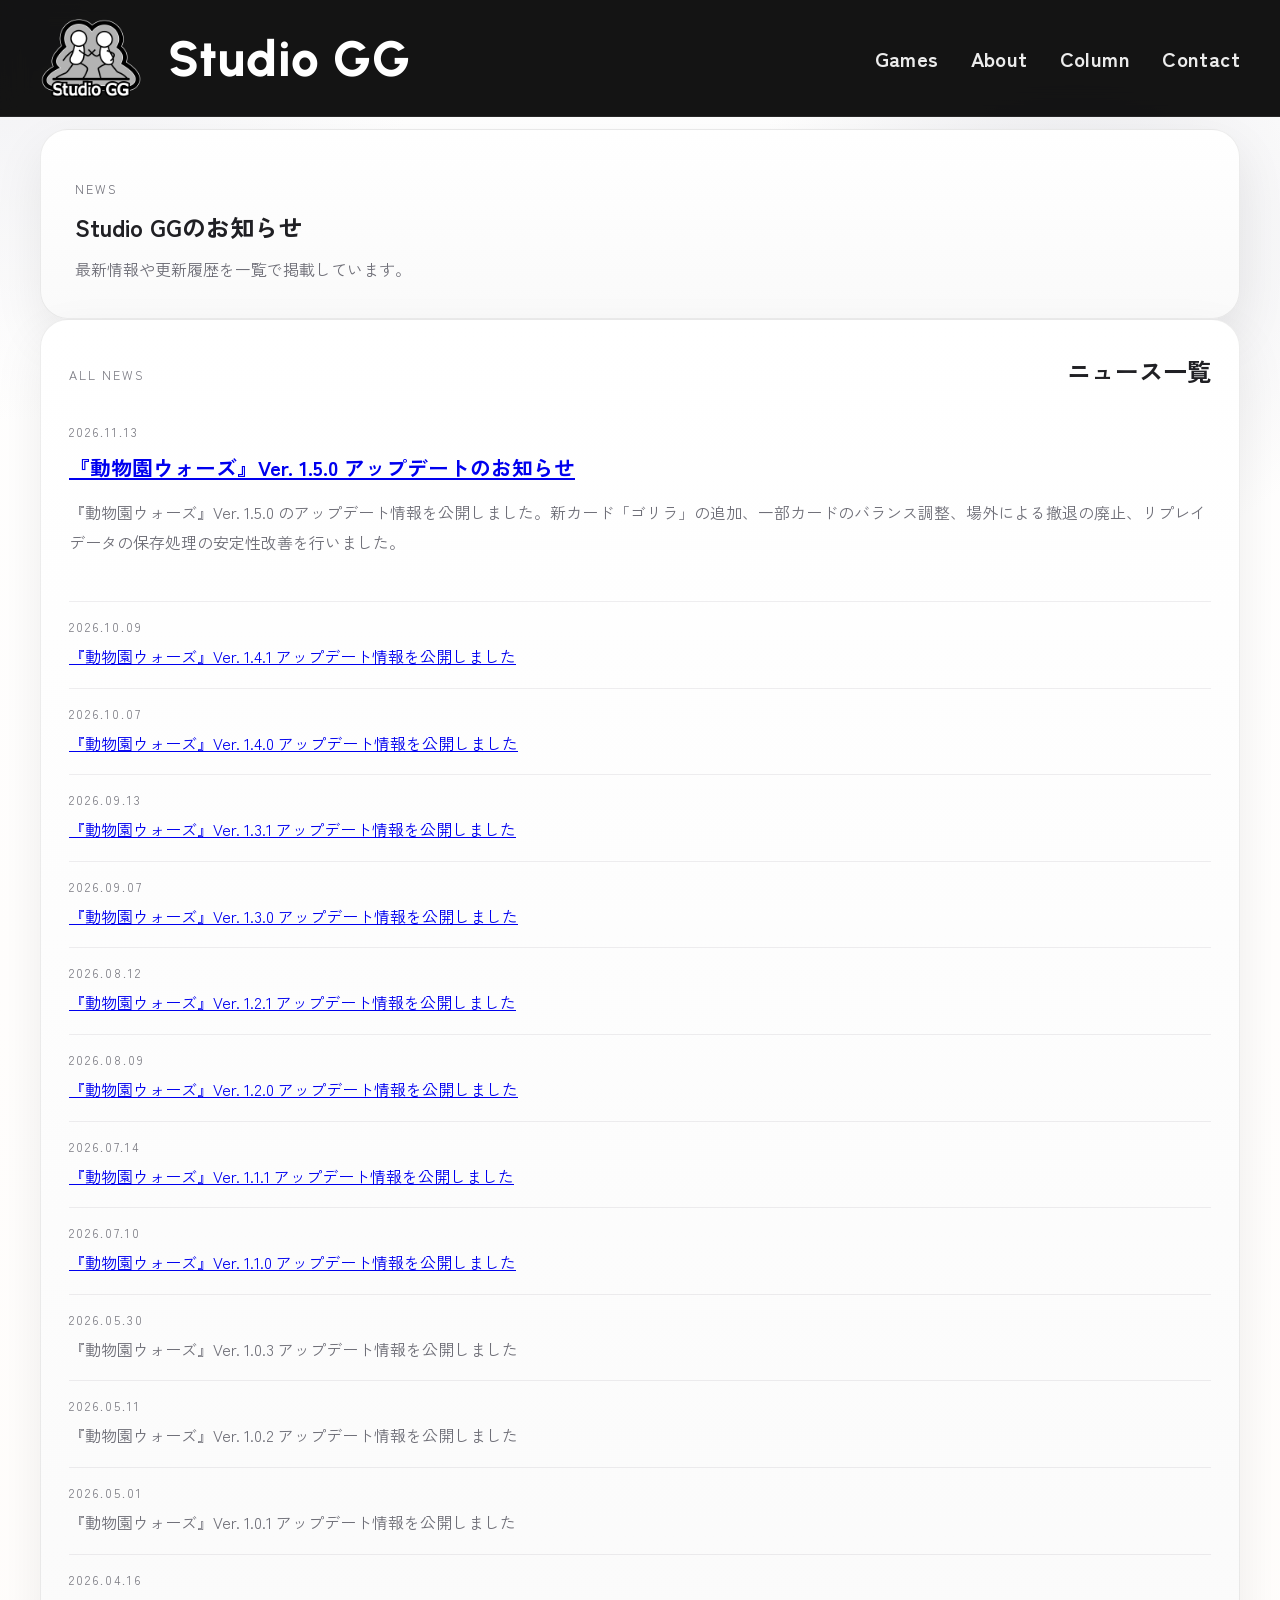
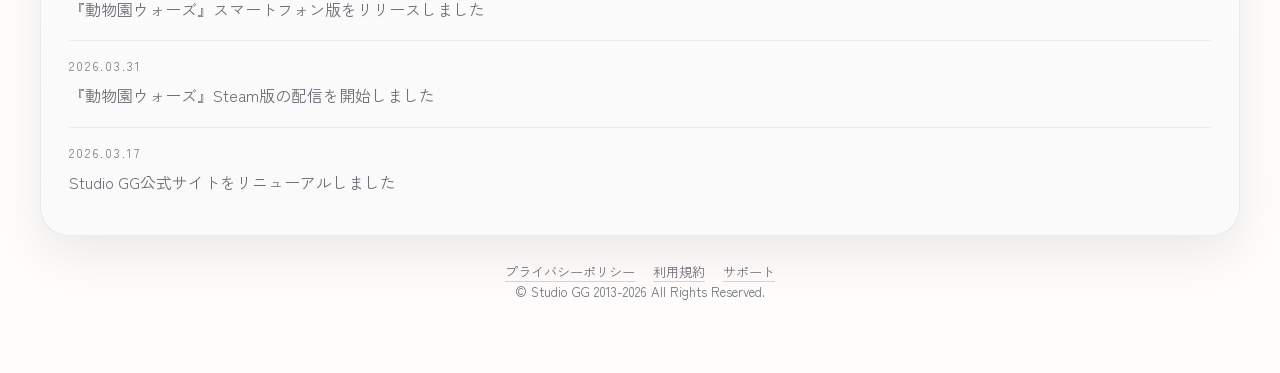
<file: news.html>
<!DOCTYPE html>
<html lang="ja">
<head>
  <!-- Google tag (gtag.js) -->
  <script async src="https://www.googletagmanager.com/gtag/js?id=AW-18334052214"></script>
  <script>
    window.dataLayer = window.dataLayer || [];
    function gtag(){dataLayer.push(arguments);}
    gtag('js', new Date());

    gtag('config', 'AW-18334052214');
  </script>
  <meta charset="UTF-8">
  <meta name="viewport" content="width=device-width, initial-scale=1.0">
  <title>Studio GG | News</title>
  <meta name="description" content="Studio GGのお知らせ一覧ページです。">
  <link rel="preconnect" href="https://fonts.googleapis.com">
  <link rel="preconnect" href="https://fonts.gstatic.com" crossorigin>
  <link href="https://fonts.googleapis.com/css2?family=Zen+Kaku+Gothic+New:wght@400;500;700;900&family=Urbanist:wght@700;800&display=swap" rel="stylesheet">
  <link rel="icon" type="image/png" href="assets/StudioGG_Logo.png">
  <link rel="stylesheet" href="styles.css">
</head>
<body>
  <header class="site-header">
    <div class="header-inner">
      <a class="brand" href="index.html" aria-label="Studio GG トップへ">
        <img class="brand-logo" src="assets/StudioGG_Logo.png" alt="StudioGG logo">
        <span class="brand-name">Studio GG</span>
      </a>
      <nav class="site-nav" aria-label="メインナビゲーション">
        <a href="games.html">Games</a>
        <a href="about.html">About</a>
        <a href="https://note.com/studiogg" target="_blank" rel="noreferrer">Column</a>
        <a href="about.html#contact">Contact</a>
      </nav>
    </div>
  </header>

  <main class="page-shell">
    <section class="games-hero">
      <div>
        <p class="section-label">News</p>
        <h1>Studio GGのお知らせ</h1>
        <p class="hero-text">最新情報や更新履歴を一覧で掲載しています。</p>
      </div>
    </section>

    <section class="news-strip" aria-labelledby="all-news-heading">
      <div class="news-strip-head">
        <p class="section-label">All News</p>
        <h2 id="all-news-heading">ニュース一覧</h2>
      </div>
      <div id="news-content" class="news-strip-content" data-mode="all">
        <article class="featured-news">
          <p>ニュースを読み込み中です...</p>
        </article>
      </div>
    </section>

    <footer class="site-footer">
      <p class="footer-links">
        <a href="privacy.html">プライバシーポリシー</a>
        <a href="eula.html">利用規約</a>
        <a href="support.html">サポート</a>
      </p>
      <p>© Studio GG 2013-2026 All Rights Reserved.</p>
    </footer>
  </main>

  <script src="news.js"></script>
</body>
</html>
</file>
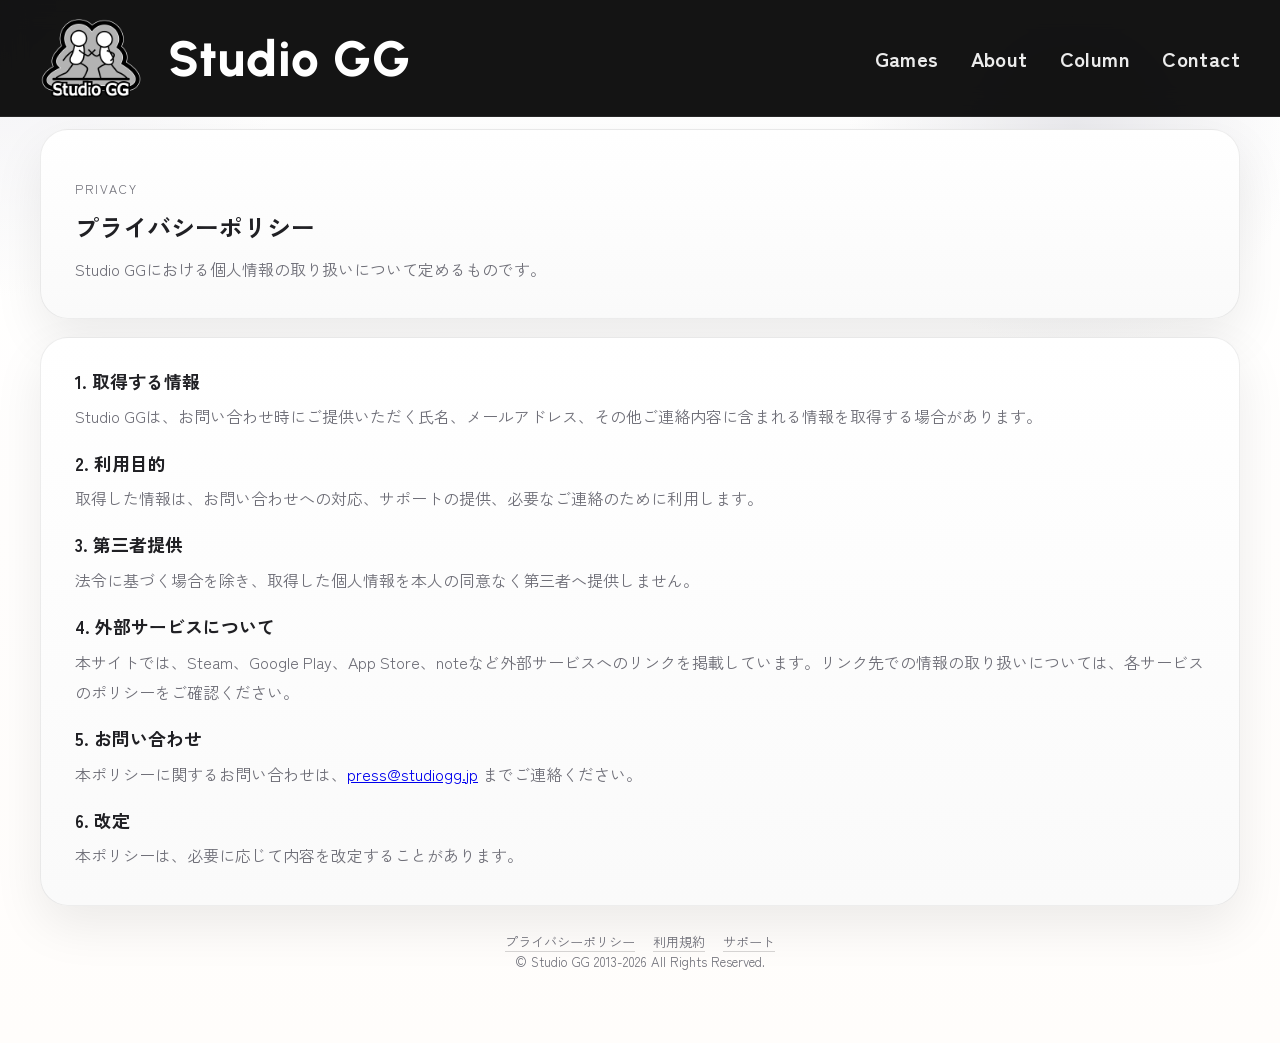
<file: privacy.html>
<!DOCTYPE html>
<html lang="ja">
<head>
  <!-- Google tag (gtag.js) -->
  <script async src="https://www.googletagmanager.com/gtag/js?id=AW-18334052214"></script>
  <script>
    window.dataLayer = window.dataLayer || [];
    function gtag(){dataLayer.push(arguments);}
    gtag('js', new Date());

    gtag('config', 'AW-18334052214');
  </script>
  <meta charset="UTF-8">
  <meta name="viewport" content="width=device-width, initial-scale=1.0">
  <title>Studio GG | プライバシーポリシー</title>
  <meta name="description" content="Studio GGのプライバシーポリシーです。">
  <link rel="preconnect" href="https://fonts.googleapis.com">
  <link rel="preconnect" href="https://fonts.gstatic.com" crossorigin>
  <link href="https://fonts.googleapis.com/css2?family=Zen+Kaku+Gothic+New:wght@400;500;700;900&family=Urbanist:wght@700;800&display=swap" rel="stylesheet">
  <link rel="icon" type="image/png" href="assets/StudioGG_Logo.png">
  <link rel="stylesheet" href="styles.css">
</head>
<body>
  <header class="site-header">
    <div class="header-inner">
      <a class="brand" href="index.html" aria-label="Studio GG トップへ">
        <img class="brand-logo" src="assets/StudioGG_Logo.png" alt="Studio GG logo">
        <span class="brand-name">Studio GG</span>
      </a>
      <nav class="site-nav" aria-label="メインナビゲーション">
        <a href="games.html">Games</a>
        <a href="about.html">About</a>
        <a href="https://note.com/studiogg" target="_blank" rel="noreferrer">Column</a>
        <a href="about.html#contact">Contact</a>
      </nav>
    </div>
  </header>

  <main class="page-shell">
    <section class="games-hero">
      <div>
        <p class="section-label">Privacy</p>
        <h1>プライバシーポリシー</h1>
        <p class="hero-text">Studio GGにおける個人情報の取り扱いについて定めるものです。</p>
      </div>
    </section>

    <section class="games-section legal-page">
      <div class="legal-content">
        <section class="legal-block">
          <h2>1. 取得する情報</h2>
          <p>Studio GGは、お問い合わせ時にご提供いただく氏名、メールアドレス、その他ご連絡内容に含まれる情報を取得する場合があります。</p>
        </section>

        <section class="legal-block">
          <h2>2. 利用目的</h2>
          <p>取得した情報は、お問い合わせへの対応、サポートの提供、必要なご連絡のために利用します。</p>
        </section>

        <section class="legal-block">
          <h2>3. 第三者提供</h2>
          <p>法令に基づく場合を除き、取得した個人情報を本人の同意なく第三者へ提供しません。</p>
        </section>

        <section class="legal-block">
          <h2>4. 外部サービスについて</h2>
          <p>本サイトでは、Steam、Google Play、App Store、noteなど外部サービスへのリンクを掲載しています。リンク先での情報の取り扱いについては、各サービスのポリシーをご確認ください。</p>
        </section>

        <section class="legal-block">
          <h2>5. お問い合わせ</h2>
          <p>本ポリシーに関するお問い合わせは、<a href="mailto:press@studiogg.jp">press@studiogg.jp</a> までご連絡ください。</p>
        </section>

        <section class="legal-block">
          <h2>6. 改定</h2>
          <p>本ポリシーは、必要に応じて内容を改定することがあります。</p>
        </section>
      </div>
    </section>

    <footer class="site-footer">
      <p class="footer-links">
        <a href="privacy.html">プライバシーポリシー</a>
        <a href="eula.html">利用規約</a>
        <a href="support.html">サポート</a>
      </p>
      <p>© Studio GG 2013-2026 All Rights Reserved.</p>
    </footer>
  </main>
</body>
</html>
</file>
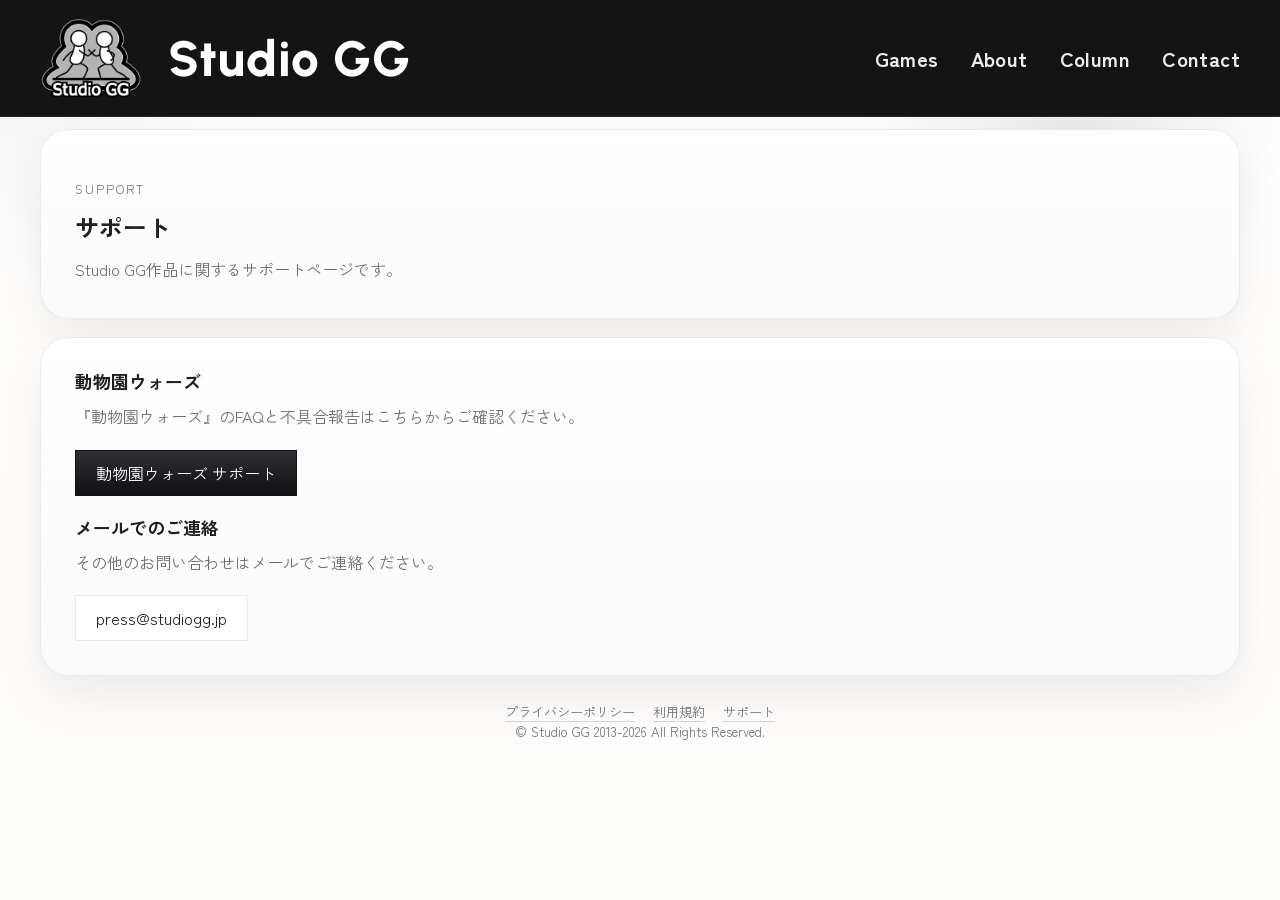
<file: support.html>
<!DOCTYPE html>
<html lang="ja">
<head>
  <!-- Google tag (gtag.js) -->
  <script async src="https://www.googletagmanager.com/gtag/js?id=AW-18334052214"></script>
  <script>
    window.dataLayer = window.dataLayer || [];
    function gtag(){dataLayer.push(arguments);}
    gtag('js', new Date());

    gtag('config', 'AW-18334052214');
  </script>
  <meta charset="UTF-8">
  <meta name="viewport" content="width=device-width, initial-scale=1.0">
  <title>Studio GG | サポート</title>
  <meta name="description" content="Studio GGのサポートページです。">
  <link rel="preconnect" href="https://fonts.googleapis.com">
  <link rel="preconnect" href="https://fonts.gstatic.com" crossorigin>
  <link href="https://fonts.googleapis.com/css2?family=Zen+Kaku+Gothic+New:wght@400;500;700;900&family=Urbanist:wght@700;800&display=swap" rel="stylesheet">
  <link rel="icon" type="image/png" href="assets/StudioGG_Logo.png">
  <link rel="stylesheet" href="styles.css">
</head>
<body>
  <header class="site-header">
    <div class="header-inner">
      <a class="brand" href="index.html" aria-label="Studio GG トップへ">
        <img class="brand-logo" src="assets/StudioGG_Logo.png" alt="Studio GG logo">
        <span class="brand-name">Studio GG</span>
      </a>
      <nav class="site-nav" aria-label="メインナビゲーション">
        <a href="games.html">Games</a>
        <a href="about.html">About</a>
        <a href="https://note.com/studiogg" target="_blank" rel="noreferrer">Column</a>
        <a href="about.html#contact">Contact</a>
      </nav>
    </div>
  </header>

  <main class="page-shell">
    <section class="games-hero">
      <div>
        <p class="section-label">Support</p>
        <h1>サポート</h1>
        <p class="hero-text">Studio GG作品に関するサポートページです。</p>
      </div>
    </section>

    <section class="games-section legal-page">
      <div class="legal-content">
        <section class="legal-block">
          <h2>動物園ウォーズ</h2>
          <p>『動物園ウォーズ』のFAQと不具合報告はこちらからご確認ください。</p>
          <p><a class="button primary" href="zoowars/support.html">動物園ウォーズ サポート</a></p>
        </section>

        <section class="legal-block">
          <h2>メールでのご連絡</h2>
          <p>その他のお問い合わせはメールでご連絡ください。</p>
          <p><a class="button secondary" href="mailto:press@studiogg.jp">press@studiogg.jp</a></p>
        </section>
      </div>
    </section>

    <footer class="site-footer">
      <p class="footer-links">
        <a href="privacy.html">プライバシーポリシー</a>
        <a href="eula.html">利用規約</a>
        <a href="support.html">サポート</a>
      </p>
      <p>© Studio GG 2013-2026 All Rights Reserved.</p>
    </footer>
  </main>
</body>
</html>
</file>
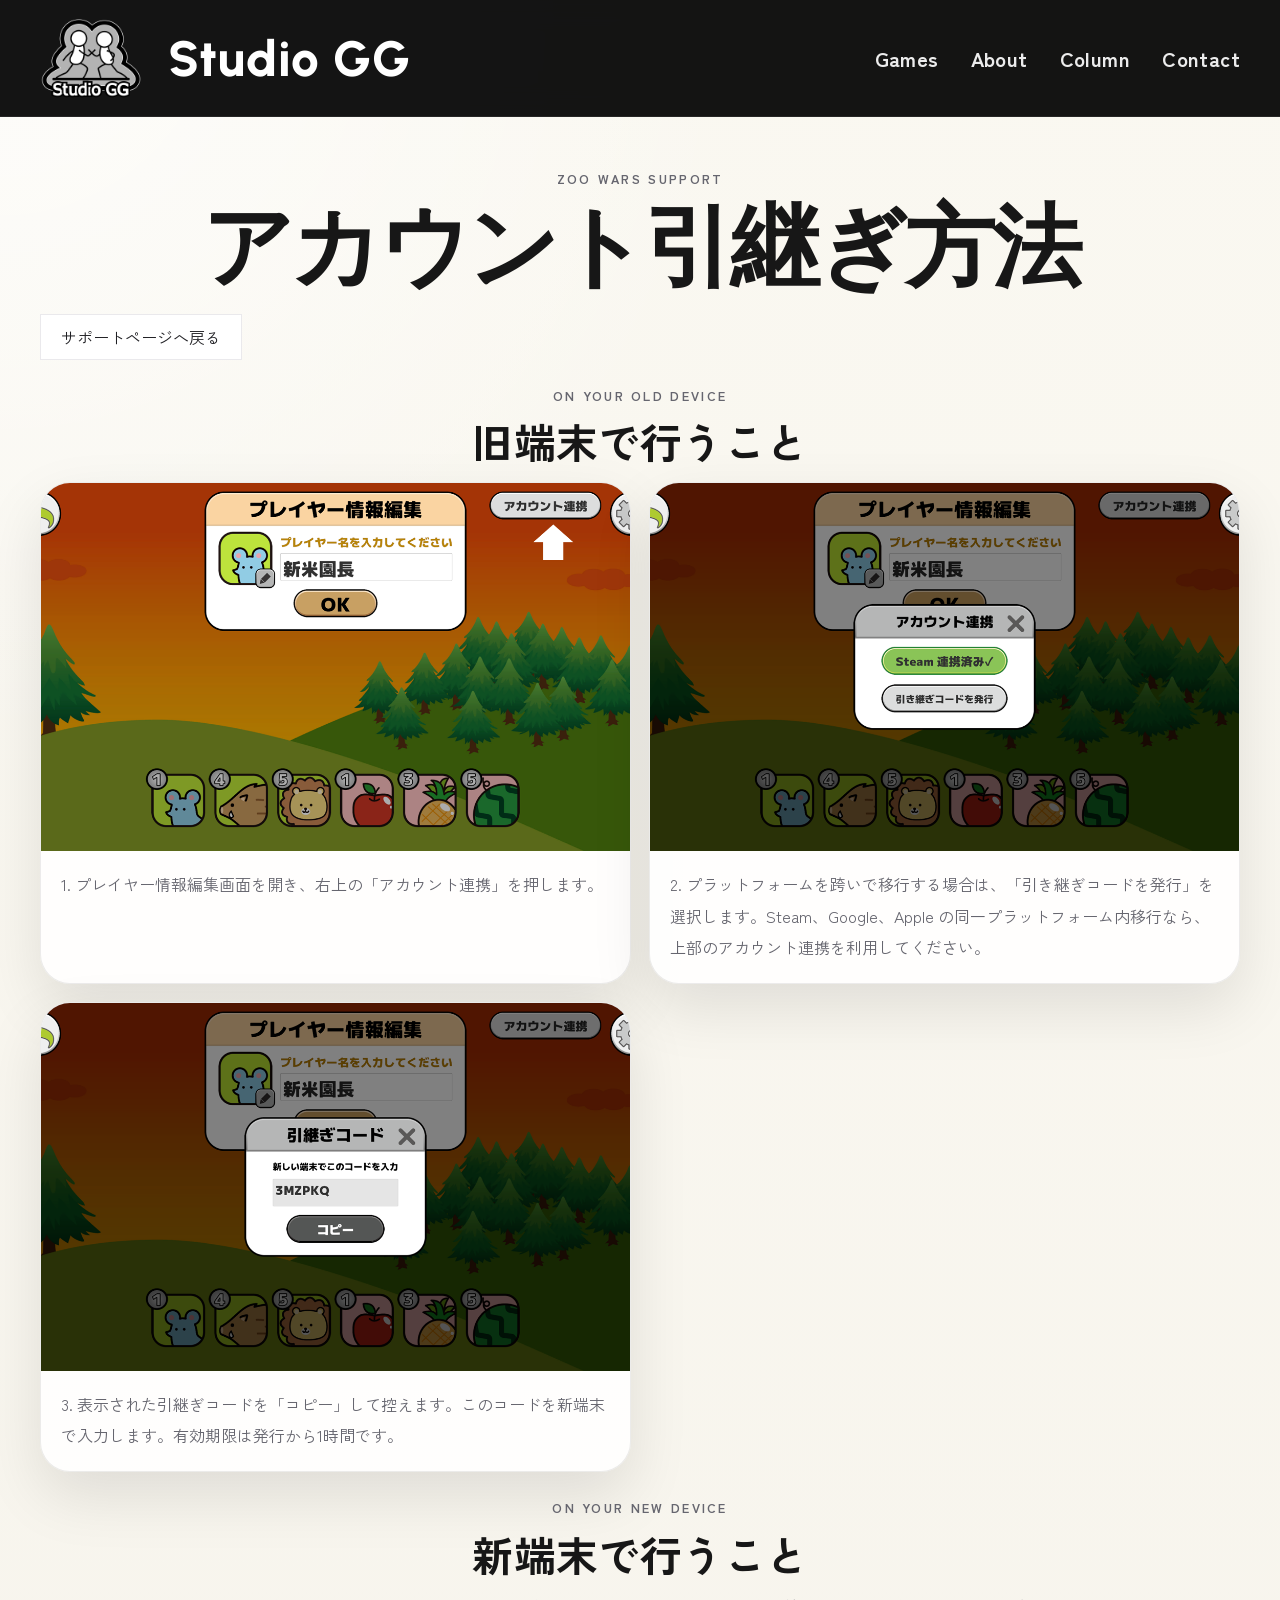
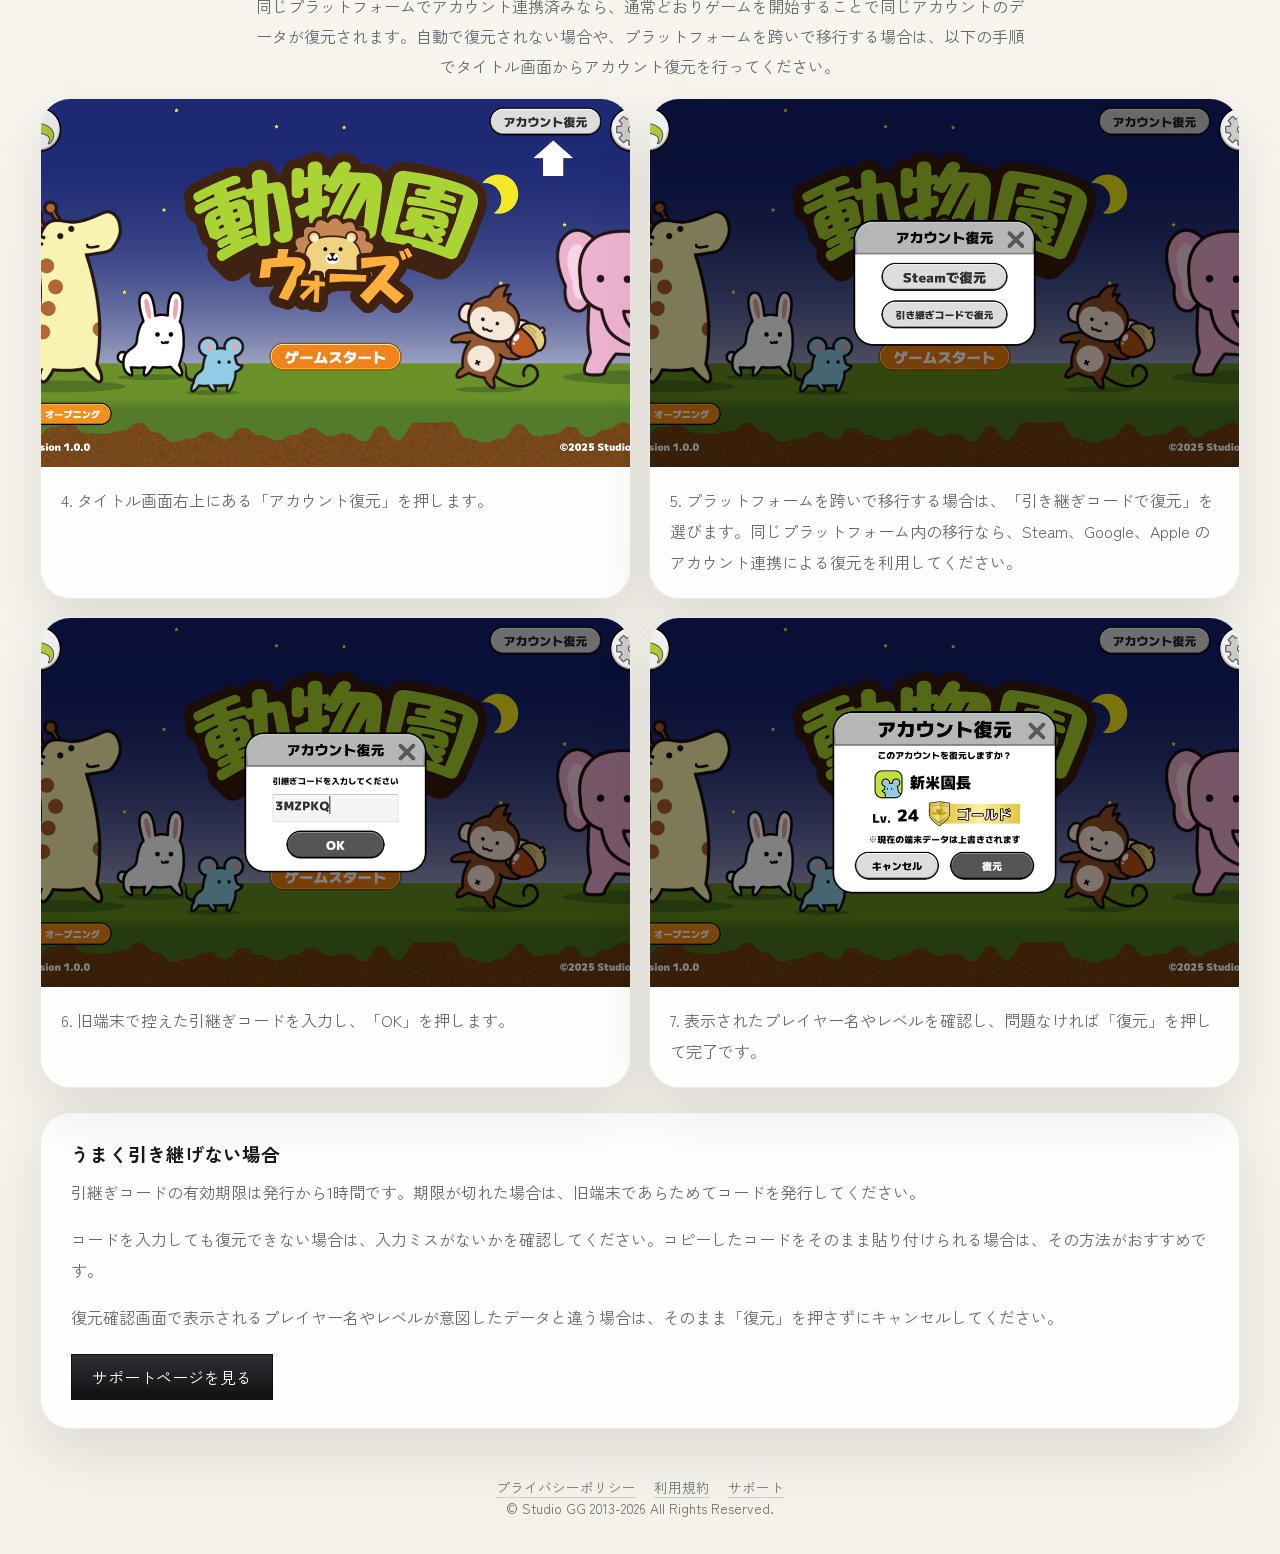
<file: zoowars/account-transfer.html>
<!DOCTYPE html>
<html lang="ja">
<head>
  <!-- Google tag (gtag.js) -->
  <script async src="https://www.googletagmanager.com/gtag/js?id=AW-18334052214"></script>
  <script>
    window.dataLayer = window.dataLayer || [];
    function gtag(){dataLayer.push(arguments);}
    gtag('js', new Date());

    gtag('config', 'AW-18334052214');
  </script>
  <meta charset="UTF-8">
  <meta name="viewport" content="width=device-width, initial-scale=1.0">
  <title>動物園ウォーズ | アカウント引継ぎ方法</title>
  <meta
    name="description"
    content="動物園ウォーズのアカウント引継ぎ方法を、旧端末と新端末の操作に分けて画像つきで案内するページです。"
  >
  <link rel="preconnect" href="https://fonts.googleapis.com">
  <link rel="preconnect" href="https://fonts.gstatic.com" crossorigin>
  <link href="https://fonts.googleapis.com/css2?family=Zen+Kaku+Gothic+New:wght@400;500;700;900&family=Urbanist:wght@700;800&display=swap" rel="stylesheet">
  <link rel="icon" type="image/png" href="../assets/StudioGG_Logo.png">
  <link rel="stylesheet" href="../styles.css">
  <link rel="stylesheet" href="zoowars.css">
</head>
<body>
  <header class="site-header">
    <div class="header-inner">
      <a class="brand" href="../index.html" aria-label="Studio GG トップへ">
        <img class="brand-logo" src="../assets/StudioGG_Logo.png" alt="Studio GG logo">
        <span class="brand-name">Studio GG</span>
      </a>
      <nav class="site-nav" aria-label="メインナビゲーション">
        <a href="../games.html">Games</a>
        <a href="../about.html">About</a>
        <a href="https://note.com/studiogg" target="_blank" rel="noreferrer">Column</a>
        <a href="../about.html#contact">Contact</a>
      </nav>
    </div>
  </header>

  <main class="account-transfer-page">
    <section class="account-transfer-hero">
      <div class="zoowars-shell">
        <div class="zoowars-section-heading">
          <p class="zoowars-eyebrow">Zoo Wars Support</p>
          <h1 class="zoowars-title">アカウント引継ぎ方法</h1>
        </div>
        <div class="account-transfer-actions">
          <a class="button secondary" href="support.html">サポートページへ戻る</a>
        </div>
      </div>
    </section>

    <section class="account-transfer-section">
      <div class="zoowars-shell">
        <div class="account-transfer-block">
          <div class="account-transfer-block-head">
            <p class="zoowars-eyebrow">On Your Old Device</p>
            <h3>旧端末で行うこと</h3>
          </div>
          <div class="account-transfer-gallery">
            <figure class="account-transfer-image">
              <img src="account-transfer-images/transfer01.png" alt="プレイヤー情報編集画面で右上のアカウント連携を押す画面">
              <figcaption>1. プレイヤー情報編集画面を開き、右上の「アカウント連携」を押します。</figcaption>
            </figure>
            <figure class="account-transfer-image">
              <img src="account-transfer-images/transfer02.png" alt="アカウント連携ポップアップで引き継ぎコードを発行する画面">
              <figcaption>2. プラットフォームを跨いで移行する場合は、「引き継ぎコードを発行」を選択します。Steam、Google、Apple の同一プラットフォーム内移行なら、上部のアカウント連携を利用してください。</figcaption>
            </figure>
            <figure class="account-transfer-image">
              <img src="account-transfer-images/transfer03.png" alt="引継ぎコードが表示されコピーできる画面">
              <figcaption>3. 表示された引継ぎコードを「コピー」して控えます。このコードを新端末で入力します。有効期限は発行から1時間です。</figcaption>
            </figure>
          </div>
        </div>

        <div class="account-transfer-block">
          <div class="account-transfer-block-head">
            <p class="zoowars-eyebrow">On Your New Device</p>
            <h3>新端末で行うこと</h3>
            <p>同じプラットフォームでアカウント連携済みなら、通常どおりゲームを開始することで同じアカウントのデータが復元されます。自動で復元されない場合や、プラットフォームを跨いで移行する場合は、以下の手順でタイトル画面からアカウント復元を行ってください。</p>
          </div>
          <div class="account-transfer-gallery">
            <figure class="account-transfer-image">
              <img src="account-transfer-images/transfer04.png" alt="タイトル画面の右上にあるアカウント復元ボタン">
              <figcaption>4. タイトル画面右上にある「アカウント復元」を押します。</figcaption>
            </figure>
            <figure class="account-transfer-image">
              <img src="account-transfer-images/transfer05.png" alt="アカウント復元方法で引き継ぎコードで復元を選ぶ画面">
              <figcaption>5. プラットフォームを跨いで移行する場合は、「引き継ぎコードで復元」を選びます。同じプラットフォーム内の移行なら、Steam、Google、Apple のアカウント連携による復元を利用してください。</figcaption>
            </figure>
            <figure class="account-transfer-image">
              <img src="account-transfer-images/transfer06.png" alt="引継ぎコード入力欄にコードを入力してOKを押す画面">
              <figcaption>6. 旧端末で控えた引継ぎコードを入力し、「OK」を押します。</figcaption>
            </figure>
            <figure class="account-transfer-image">
              <img src="account-transfer-images/transfer07.png" alt="復元するアカウントの情報を確認して復元する画面">
              <figcaption>7. 表示されたプレイヤー名やレベルを確認し、問題なければ「復元」を押して完了です。</figcaption>
            </figure>
          </div>
        </div>
      </div>
    </section>

    <section class="account-transfer-section">
      <div class="zoowars-shell">
        <div class="account-transfer-note">
          <h2>うまく引き継げない場合</h2>
          <p>引継ぎコードの有効期限は発行から1時間です。期限が切れた場合は、旧端末であらためてコードを発行してください。</p>
          <p>コードを入力しても復元できない場合は、入力ミスがないかを確認してください。コピーしたコードをそのまま貼り付けられる場合は、その方法がおすすめです。</p>
          <p>復元確認画面で表示されるプレイヤー名やレベルが意図したデータと違う場合は、そのまま「復元」を押さずにキャンセルしてください。</p>
          <div class="account-transfer-actions">
            <a class="button primary" href="support.html">サポートページを見る</a>
          </div>
        </div>
      </div>
    </section>
  </main>

  <footer class="lp-footer">
    <p class="footer-links">
      <a href="privacy.html">プライバシーポリシー</a>
      <a href="eula.html">利用規約</a>
      <a href="support.html">サポート</a>
    </p>
    <p>&copy; Studio GG 2013-2026 All Rights Reserved.</p>
  </footer>
</body>
</html>
</file>
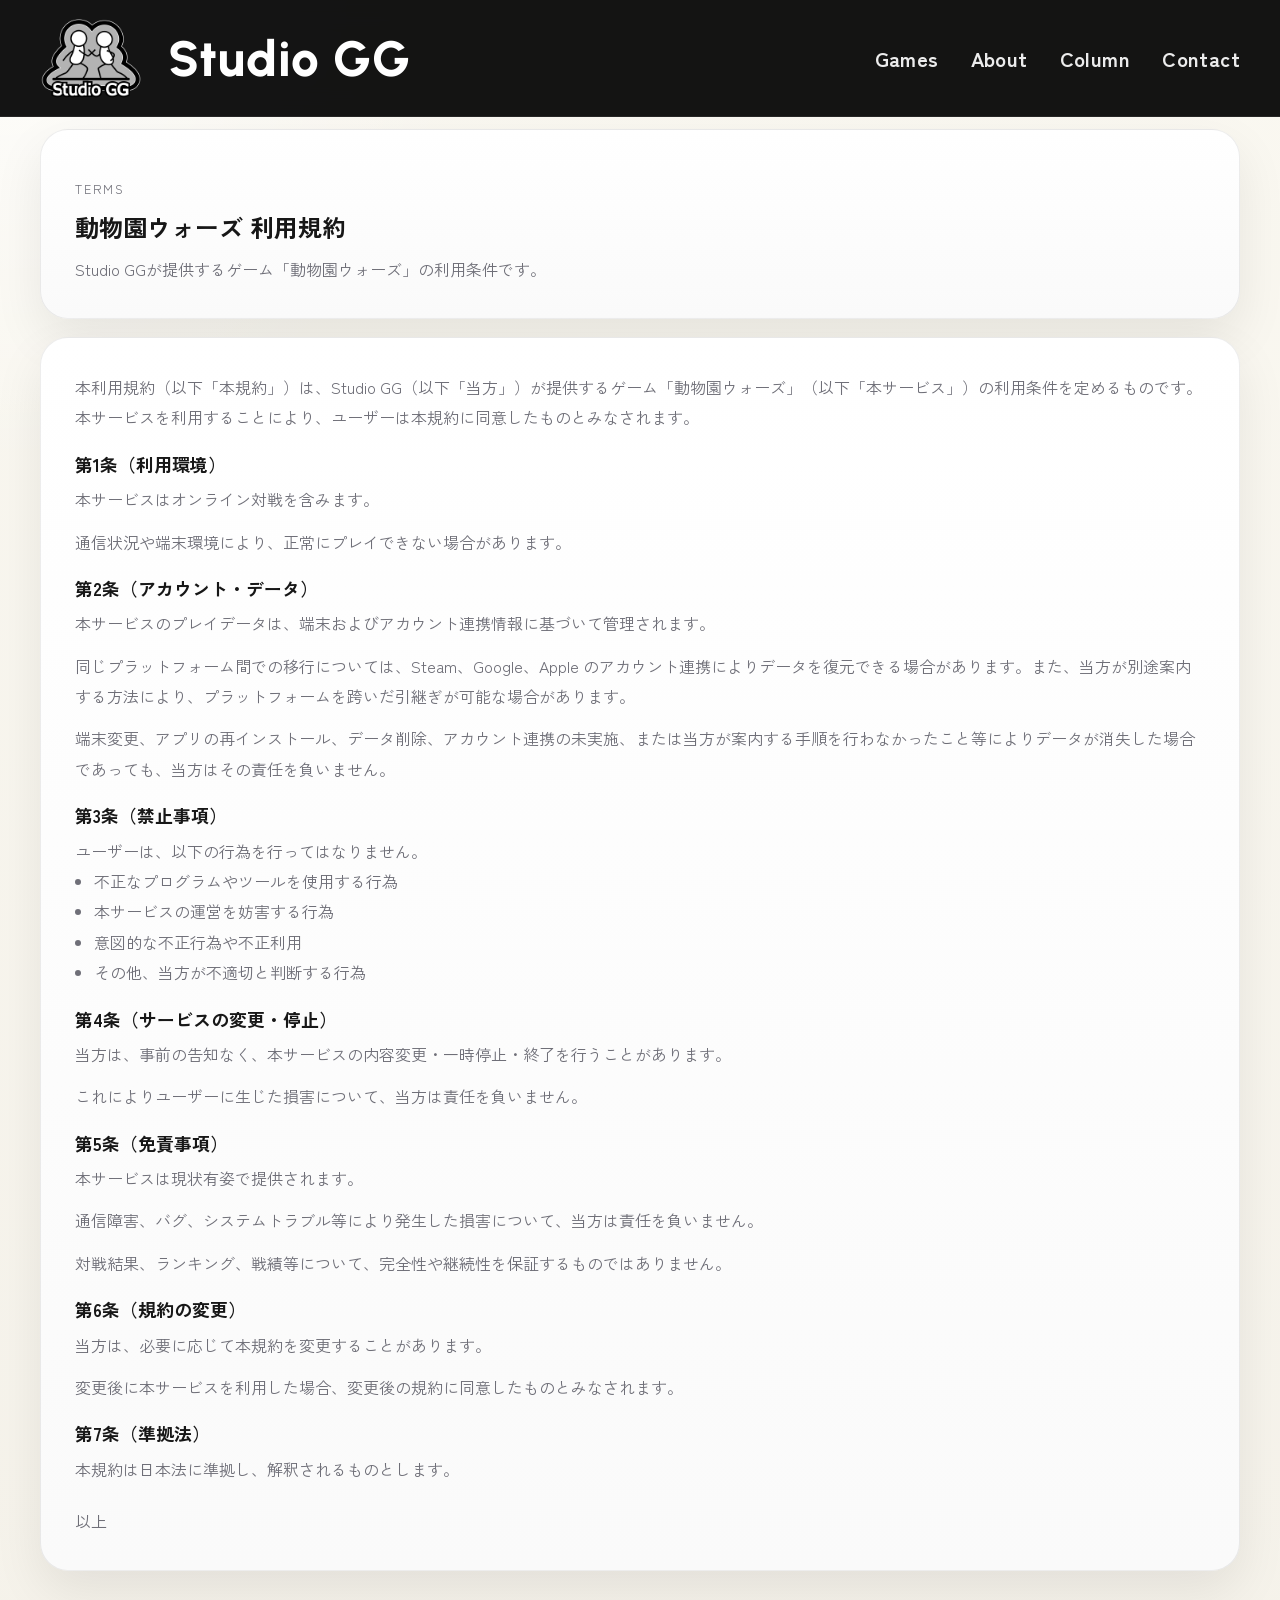
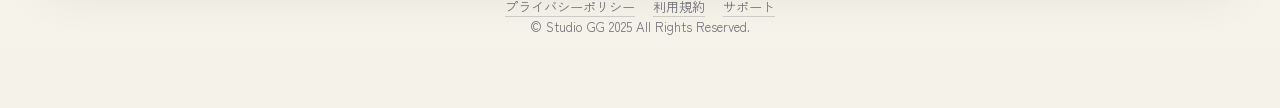
<file: zoowars/eula.html>
<!DOCTYPE html>
<html lang="ja">
<head>
  <!-- Google tag (gtag.js) -->
  <script async src="https://www.googletagmanager.com/gtag/js?id=AW-18334052214"></script>
  <script>
    window.dataLayer = window.dataLayer || [];
    function gtag(){dataLayer.push(arguments);}
    gtag('js', new Date());

    gtag('config', 'AW-18334052214');
  </script>
  <meta charset="UTF-8">
  <meta name="viewport" content="width=device-width, initial-scale=1.0">
  <title>動物園ウォーズ | 利用規約</title>
  <meta
    name="description"
    content="動物園ウォーズの利用規約です。"
  >
  <link rel="preconnect" href="https://fonts.googleapis.com">
  <link rel="preconnect" href="https://fonts.gstatic.com" crossorigin>
  <link href="https://fonts.googleapis.com/css2?family=Zen+Kaku+Gothic+New:wght@400;500;700;900&family=Urbanist:wght@700;800&display=swap" rel="stylesheet">
  <link rel="icon" type="image/png" href="../assets/StudioGG_Logo.png">
  <link rel="stylesheet" href="../styles.css">
  <link rel="stylesheet" href="zoowars.css">
</head>
<body>
  <header class="site-header">
    <div class="header-inner">
      <a class="brand" href="../index.html" aria-label="Studio GG トップへ">
        <img class="brand-logo" src="../assets/StudioGG_Logo.png" alt="Studio GG logo">
        <span class="brand-name">Studio GG</span>
      </a>
      <nav class="site-nav" aria-label="メインナビゲーション">
        <a href="../games.html">Games</a>
        <a href="../about.html">About</a>
        <a href="https://note.com/studiogg" target="_blank" rel="noreferrer">Column</a>
        <a href="../about.html#contact">Contact</a>
      </nav>
    </div>
  </header>

  <main class="page-shell">
    <section class="games-hero">
      <div>
        <p class="section-label">Terms</p>
        <h1>動物園ウォーズ 利用規約</h1>
        <p class="hero-text">Studio GGが提供するゲーム「動物園ウォーズ」の利用条件です。</p>
      </div>
    </section>

    <section class="games-section legal-page">
      <div class="legal-content">
        <section class="legal-block">
          <p>本利用規約（以下「本規約」）は、Studio GG（以下「当方」）が提供するゲーム「動物園ウォーズ」（以下「本サービス」）の利用条件を定めるものです。本サービスを利用することにより、ユーザーは本規約に同意したものとみなされます。</p>
        </section>

        <section class="legal-block">
          <h2>第1条（利用環境）</h2>
          <p>本サービスはオンライン対戦を含みます。</p>
          <p>通信状況や端末環境により、正常にプレイできない場合があります。</p>
        </section>

        <section class="legal-block">
          <h2>第2条（アカウント・データ）</h2>
          <p>本サービスのプレイデータは、端末およびアカウント連携情報に基づいて管理されます。</p>
          <p>同じプラットフォーム間での移行については、Steam、Google、Apple のアカウント連携によりデータを復元できる場合があります。また、当方が別途案内する方法により、プラットフォームを跨いだ引継ぎが可能な場合があります。</p>
          <p>端末変更、アプリの再インストール、データ削除、アカウント連携の未実施、または当方が案内する手順を行わなかったこと等によりデータが消失した場合であっても、当方はその責任を負いません。</p>
        </section>

        <section class="legal-block">
          <h2>第3条（禁止事項）</h2>
          <p>ユーザーは、以下の行為を行ってはなりません。</p>
          <ul class="legal-list">
            <li>不正なプログラムやツールを使用する行為</li>
            <li>本サービスの運営を妨害する行為</li>
            <li>意図的な不正行為や不正利用</li>
            <li>その他、当方が不適切と判断する行為</li>
          </ul>
        </section>

        <section class="legal-block">
          <h2>第4条（サービスの変更・停止）</h2>
          <p>当方は、事前の告知なく、本サービスの内容変更・一時停止・終了を行うことがあります。</p>
          <p>これによりユーザーに生じた損害について、当方は責任を負いません。</p>
        </section>

        <section class="legal-block">
          <h2>第5条（免責事項）</h2>
          <p>本サービスは現状有姿で提供されます。</p>
          <p>通信障害、バグ、システムトラブル等により発生した損害について、当方は責任を負いません。</p>
          <p>対戦結果、ランキング、戦績等について、完全性や継続性を保証するものではありません。</p>
        </section>

        <section class="legal-block">
          <h2>第6条（規約の変更）</h2>
          <p>当方は、必要に応じて本規約を変更することがあります。</p>
          <p>変更後に本サービスを利用した場合、変更後の規約に同意したものとみなされます。</p>
        </section>

        <section class="legal-block">
          <h2>第7条（準拠法）</h2>
          <p>本規約は日本法に準拠し、解釈されるものとします。</p>
        </section>

        <section class="legal-block">
          <p>以上</p>
        </section>
      </div>
    </section>

    <footer class="site-footer">
      <p class="footer-links">
        <a href="privacy.html">プライバシーポリシー</a>
        <a href="eula.html">利用規約</a>
        <a href="support.html">サポート</a>
      </p>
      <p>© Studio GG 2025 All Rights Reserved.</p>
    </footer>
  </main>
</body>
</html>
</file>
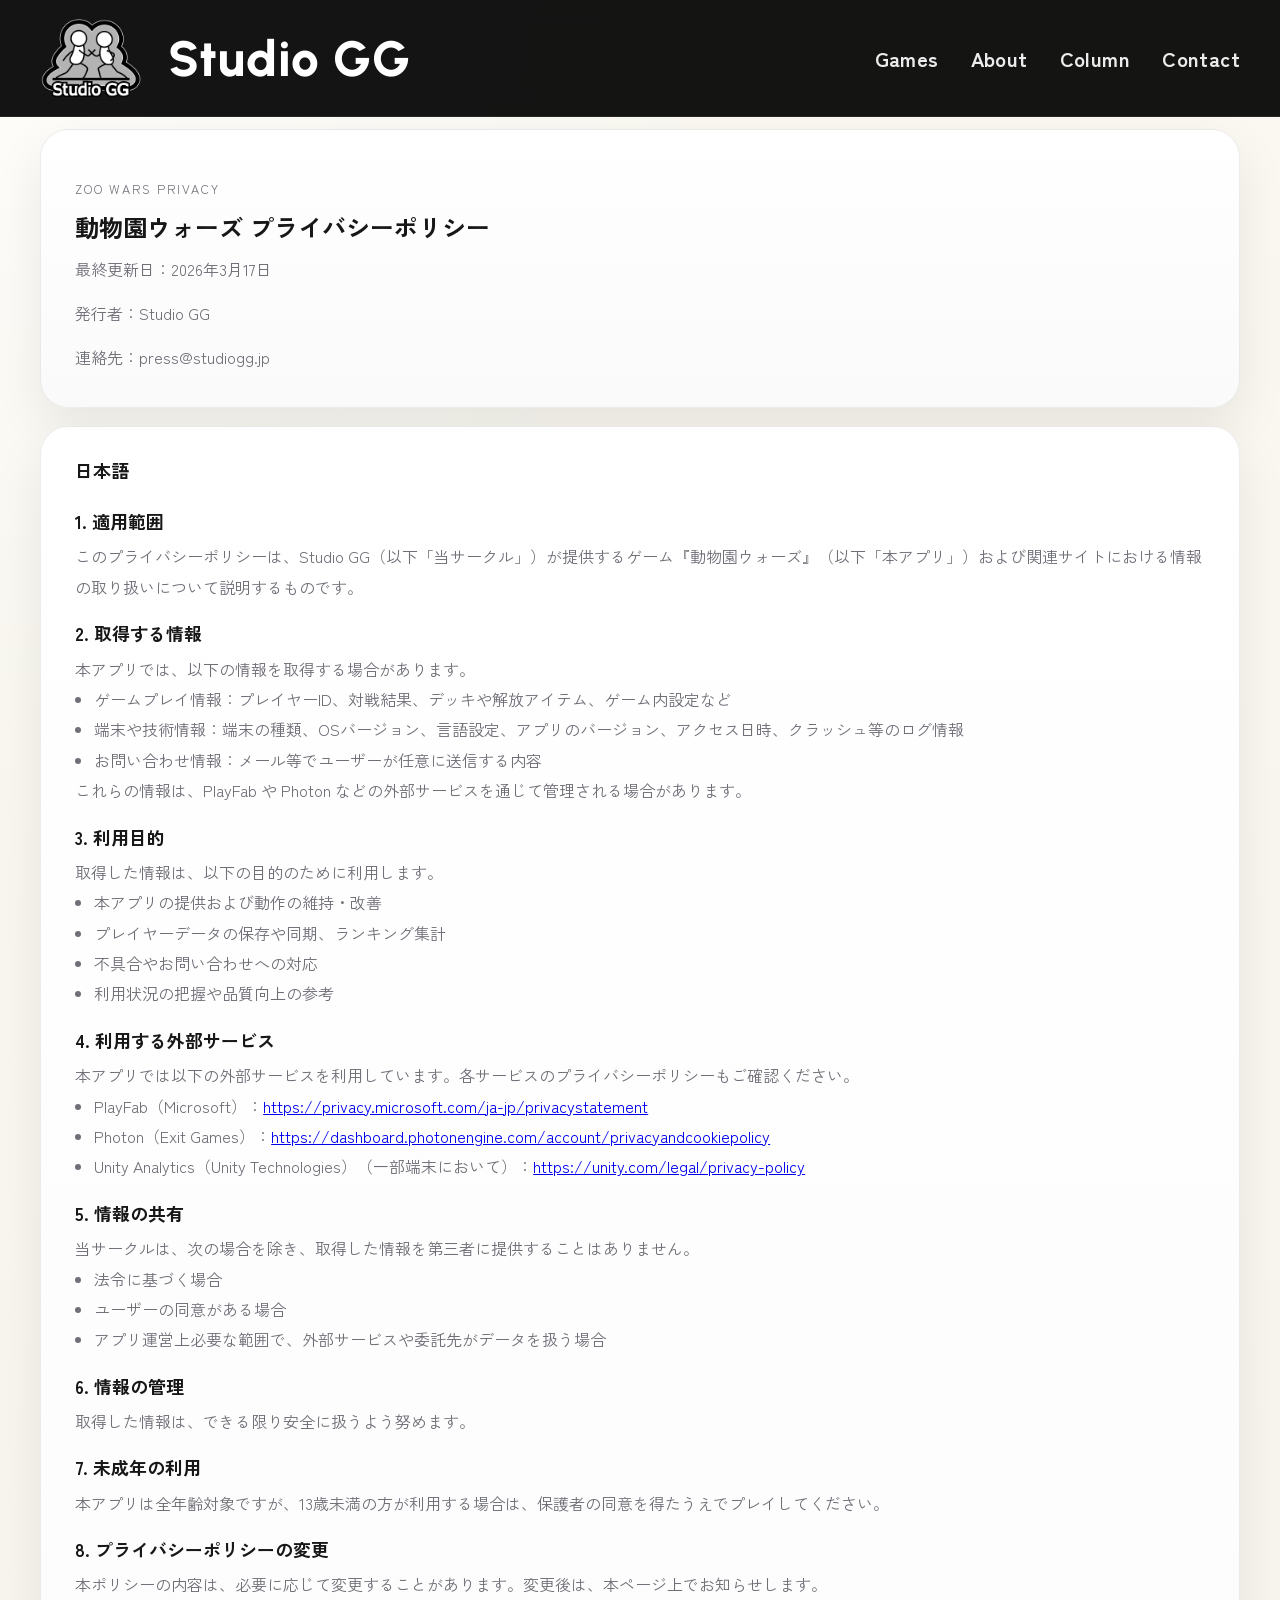
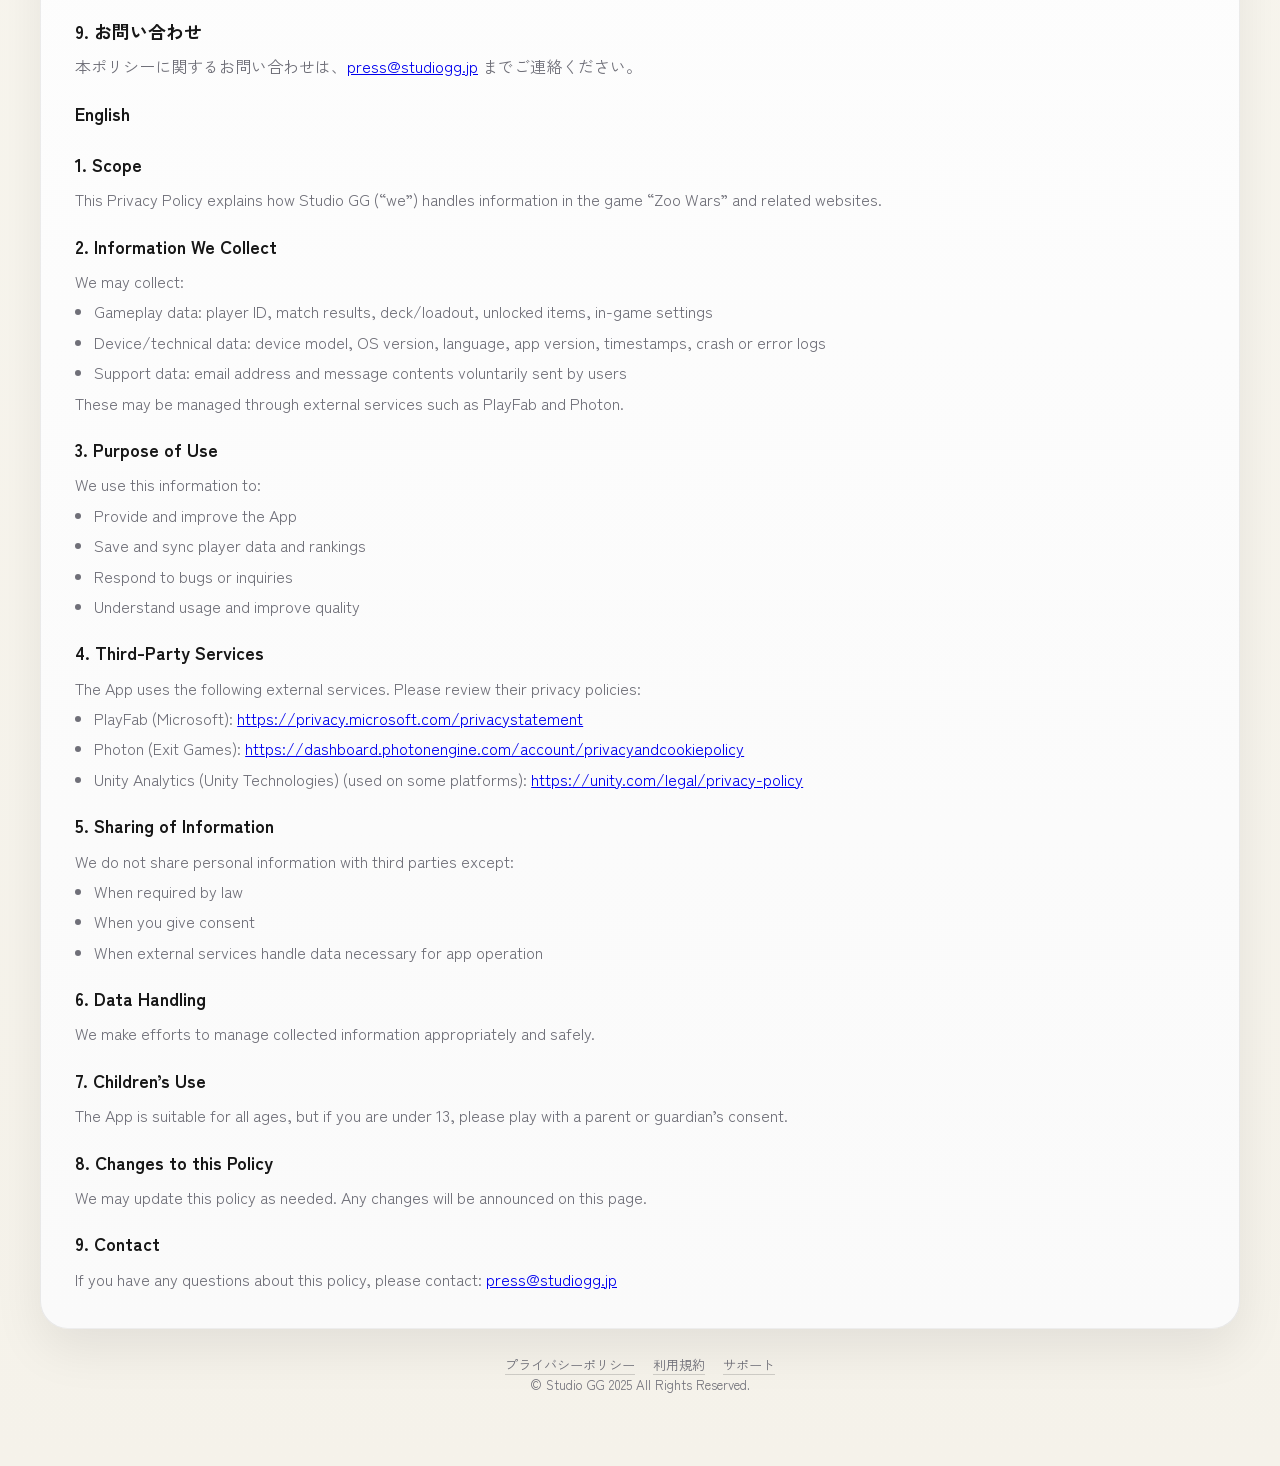
<file: zoowars/privacy.html>
<!DOCTYPE html>
<html lang="ja">
<head>
  <!-- Google tag (gtag.js) -->
  <script async src="https://www.googletagmanager.com/gtag/js?id=AW-18334052214"></script>
  <script>
    window.dataLayer = window.dataLayer || [];
    function gtag(){dataLayer.push(arguments);}
    gtag('js', new Date());

    gtag('config', 'AW-18334052214');
  </script>
  <meta charset="UTF-8">
  <meta name="viewport" content="width=device-width, initial-scale=1.0">
  <title>動物園ウォーズ | プライバシーポリシー</title>
  <meta
    name="description"
    content="動物園ウォーズのプライバシーポリシーです。"
  >
  <link rel="preconnect" href="https://fonts.googleapis.com">
  <link rel="preconnect" href="https://fonts.gstatic.com" crossorigin>
  <link href="https://fonts.googleapis.com/css2?family=Zen+Kaku+Gothic+New:wght@400;500;700;900&family=Urbanist:wght@700;800&display=swap" rel="stylesheet">
  <link rel="icon" type="image/png" href="../assets/StudioGG_Logo.png">
  <link rel="stylesheet" href="../styles.css">
  <link rel="stylesheet" href="zoowars.css">
</head>
<body>
  <header class="site-header">
    <div class="header-inner">
      <a class="brand" href="../index.html" aria-label="Studio GG トップへ">
        <img class="brand-logo" src="../assets/StudioGG_Logo.png" alt="Studio GG logo">
        <span class="brand-name">Studio GG</span>
      </a>
      <nav class="site-nav" aria-label="メインナビゲーション">
        <a href="../games.html">Games</a>
        <a href="../about.html">About</a>
        <a href="https://note.com/studiogg" target="_blank" rel="noreferrer">Column</a>
        <a href="../about.html#contact">Contact</a>
      </nav>
    </div>
  </header>

  <main class="page-shell">
    <section class="games-hero">
      <div>
        <p class="section-label">Zoo Wars Privacy</p>
        <h1>動物園ウォーズ プライバシーポリシー</h1>
        <p class="hero-text">最終更新日：2026年3月17日</p>
        <p class="hero-text">発行者：Studio GG</p>
        <p class="hero-text">連絡先：press@studiogg.jp</p>
      </div>
    </section>

    <section class="games-section legal-page">
      <div class="legal-content">
        <section class="legal-block">
          <h2>日本語</h2>
        </section>

        <section class="legal-block">
          <h2>1. 適用範囲</h2>
          <p>このプライバシーポリシーは、Studio GG（以下「当サークル」）が提供するゲーム『動物園ウォーズ』（以下「本アプリ」）および関連サイトにおける情報の取り扱いについて説明するものです。</p>
        </section>

        <section class="legal-block">
          <h2>2. 取得する情報</h2>
          <p>本アプリでは、以下の情報を取得する場合があります。</p>
          <ul class="legal-list">
            <li>ゲームプレイ情報：プレイヤーID、対戦結果、デッキや解放アイテム、ゲーム内設定など</li>
            <li>端末や技術情報：端末の種類、OSバージョン、言語設定、アプリのバージョン、アクセス日時、クラッシュ等のログ情報</li>
            <li>お問い合わせ情報：メール等でユーザーが任意に送信する内容</li>
          </ul>
          <p>これらの情報は、PlayFab や Photon などの外部サービスを通じて管理される場合があります。</p>
        </section>

        <section class="legal-block">
          <h2>3. 利用目的</h2>
          <p>取得した情報は、以下の目的のために利用します。</p>
          <ul class="legal-list">
            <li>本アプリの提供および動作の維持・改善</li>
            <li>プレイヤーデータの保存や同期、ランキング集計</li>
            <li>不具合やお問い合わせへの対応</li>
            <li>利用状況の把握や品質向上の参考</li>
          </ul>
        </section>

        <section class="legal-block">
          <h2>4. 利用する外部サービス</h2>
          <p>本アプリでは以下の外部サービスを利用しています。各サービスのプライバシーポリシーもご確認ください。</p>
          <ul class="legal-list">
            <li>PlayFab（Microsoft）：<a href="https://privacy.microsoft.com/ja-jp/privacystatement" target="_blank" rel="noreferrer">https://privacy.microsoft.com/ja-jp/privacystatement</a></li>
            <li>Photon（Exit Games）：<a href="https://dashboard.photonengine.com/account/privacyandcookiepolicy" target="_blank" rel="noreferrer">https://dashboard.photonengine.com/account/privacyandcookiepolicy</a></li>
            <li>Unity Analytics（Unity Technologies）（一部端末において）：<a href="https://unity.com/legal/privacy-policy" target="_blank" rel="noreferrer">https://unity.com/legal/privacy-policy</a></li>
          </ul>
        </section>

        <section class="legal-block">
          <h2>5. 情報の共有</h2>
          <p>当サークルは、次の場合を除き、取得した情報を第三者に提供することはありません。</p>
          <ul class="legal-list">
            <li>法令に基づく場合</li>
            <li>ユーザーの同意がある場合</li>
            <li>アプリ運営上必要な範囲で、外部サービスや委託先がデータを扱う場合</li>
          </ul>
        </section>

        <section class="legal-block">
          <h2>6. 情報の管理</h2>
          <p>取得した情報は、できる限り安全に扱うよう努めます。</p>
        </section>

        <section class="legal-block">
          <h2>7. 未成年の利用</h2>
          <p>本アプリは全年齢対象ですが、13歳未満の方が利用する場合は、保護者の同意を得たうえでプレイしてください。</p>
        </section>

        <section class="legal-block">
          <h2>8. プライバシーポリシーの変更</h2>
          <p>本ポリシーの内容は、必要に応じて変更することがあります。変更後は、本ページ上でお知らせします。</p>
        </section>

        <section class="legal-block">
          <h2>9. お問い合わせ</h2>
          <p>本ポリシーに関するお問い合わせは、<a href="mailto:press@studiogg.jp">press@studiogg.jp</a> までご連絡ください。</p>
        </section>

        <section class="legal-block">
          <h2>English</h2>
        </section>

        <section class="legal-block">
          <h2>1. Scope</h2>
          <p>This Privacy Policy explains how Studio GG (“we”) handles information in the game “Zoo Wars” and related websites.</p>
        </section>

        <section class="legal-block">
          <h2>2. Information We Collect</h2>
          <p>We may collect:</p>
          <ul class="legal-list">
            <li>Gameplay data: player ID, match results, deck/loadout, unlocked items, in-game settings</li>
            <li>Device/technical data: device model, OS version, language, app version, timestamps, crash or error logs</li>
            <li>Support data: email address and message contents voluntarily sent by users</li>
          </ul>
          <p>These may be managed through external services such as PlayFab and Photon.</p>
        </section>

        <section class="legal-block">
          <h2>3. Purpose of Use</h2>
          <p>We use this information to:</p>
          <ul class="legal-list">
            <li>Provide and improve the App</li>
            <li>Save and sync player data and rankings</li>
            <li>Respond to bugs or inquiries</li>
            <li>Understand usage and improve quality</li>
          </ul>
        </section>

        <section class="legal-block">
          <h2>4. Third-Party Services</h2>
          <p>The App uses the following external services. Please review their privacy policies:</p>
          <ul class="legal-list">
            <li>PlayFab (Microsoft): <a href="https://privacy.microsoft.com/privacystatement" target="_blank" rel="noreferrer">https://privacy.microsoft.com/privacystatement</a></li>
            <li>Photon (Exit Games): <a href="https://dashboard.photonengine.com/account/privacyandcookiepolicy" target="_blank" rel="noreferrer">https://dashboard.photonengine.com/account/privacyandcookiepolicy</a></li>
            <li>Unity Analytics (Unity Technologies) (used on some platforms): <a href="https://unity.com/legal/privacy-policy" target="_blank" rel="noreferrer">https://unity.com/legal/privacy-policy</a></li>
          </ul>
        </section>

        <section class="legal-block">
          <h2>5. Sharing of Information</h2>
          <p>We do not share personal information with third parties except:</p>
          <ul class="legal-list">
            <li>When required by law</li>
            <li>When you give consent</li>
            <li>When external services handle data necessary for app operation</li>
          </ul>
        </section>

        <section class="legal-block">
          <h2>6. Data Handling</h2>
          <p>We make efforts to manage collected information appropriately and safely.</p>
        </section>

        <section class="legal-block">
          <h2>7. Children’s Use</h2>
          <p>The App is suitable for all ages, but if you are under 13, please play with a parent or guardian’s consent.</p>
        </section>

        <section class="legal-block">
          <h2>8. Changes to this Policy</h2>
          <p>We may update this policy as needed. Any changes will be announced on this page.</p>
        </section>

        <section class="legal-block">
          <h2>9. Contact</h2>
          <p>If you have any questions about this policy, please contact: <a href="mailto:press@studiogg.jp">press@studiogg.jp</a></p>
        </section>
      </div>
    </section>

    <footer class="site-footer">
      <p class="footer-links">
        <a href="privacy.html">プライバシーポリシー</a>
        <a href="eula.html">利用規約</a>
        <a href="support.html">サポート</a>
      </p>
      <p>© Studio GG 2025 All Rights Reserved.</p>
    </footer>
  </main>
</body>
</html>
</file>
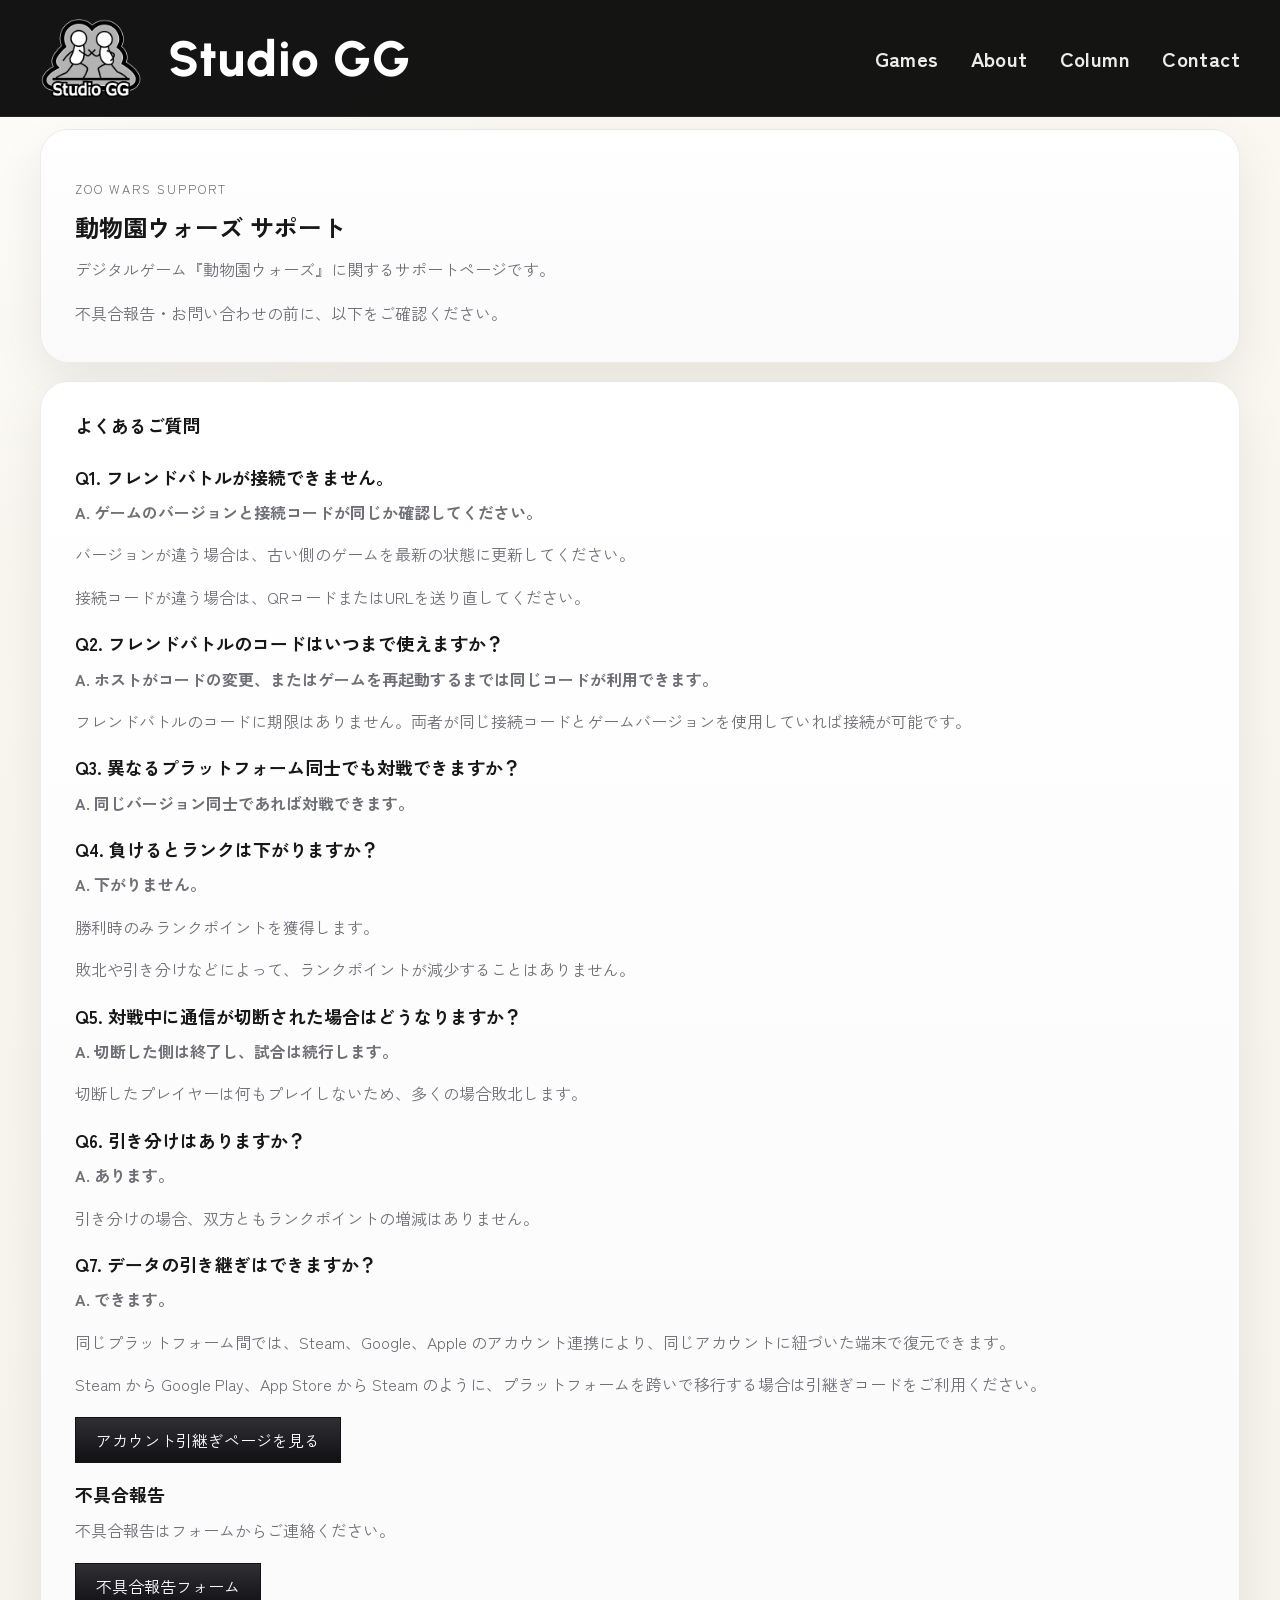
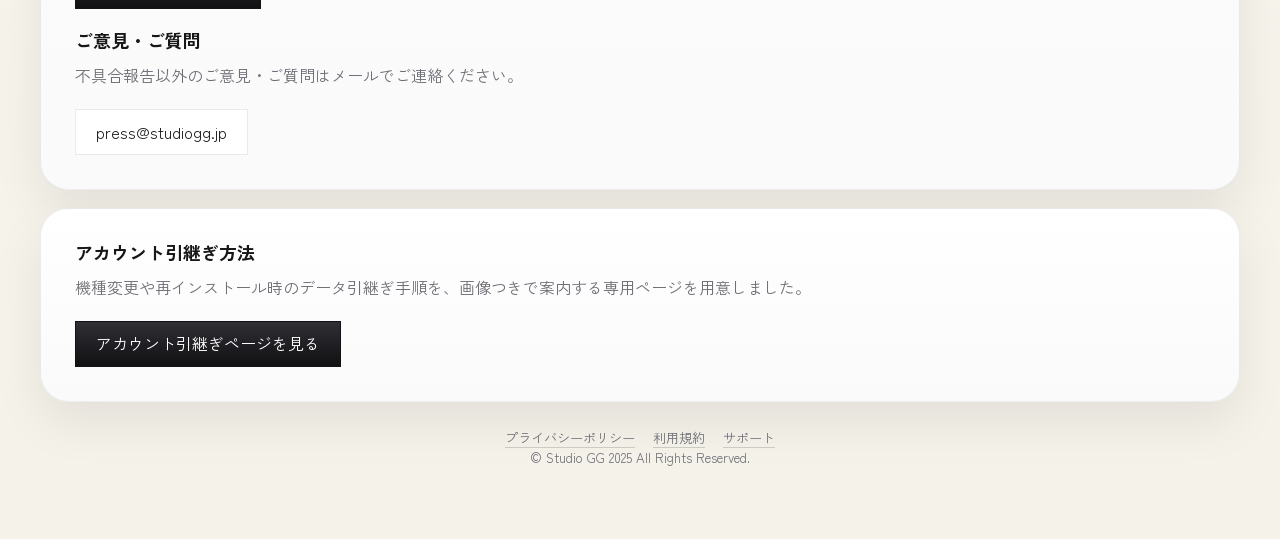
<file: zoowars/support.html>
<!DOCTYPE html>
<html lang="ja">
<head>
  <!-- Google tag (gtag.js) -->
  <script async src="https://www.googletagmanager.com/gtag/js?id=AW-18334052214"></script>
  <script>
    window.dataLayer = window.dataLayer || [];
    function gtag(){dataLayer.push(arguments);}
    gtag('js', new Date());

    gtag('config', 'AW-18334052214');
  </script>
  <meta charset="UTF-8">
  <meta name="viewport" content="width=device-width, initial-scale=1.0">
  <title>動物園ウォーズ | サポート</title>
  <meta name="description" content="動物園ウォーズのサポートページです。">
  <link rel="preconnect" href="https://fonts.googleapis.com">
  <link rel="preconnect" href="https://fonts.gstatic.com" crossorigin>
  <link href="https://fonts.googleapis.com/css2?family=Zen+Kaku+Gothic+New:wght@400;500;700;900&family=Urbanist:wght@700;800&display=swap" rel="stylesheet">
  <link rel="icon" type="image/png" href="../assets/StudioGG_Logo.png">
  <link rel="stylesheet" href="../styles.css">
  <link rel="stylesheet" href="zoowars.css">
</head>
<body>
  <header class="site-header">
    <div class="header-inner">
      <a class="brand" href="../index.html" aria-label="Studio GG トップへ">
        <img class="brand-logo" src="../assets/StudioGG_Logo.png" alt="Studio GG logo">
        <span class="brand-name">Studio GG</span>
      </a>
      <nav class="site-nav" aria-label="メインナビゲーション">
        <a href="../games.html">Games</a>
        <a href="../about.html">About</a>
        <a href="https://note.com/studiogg" target="_blank" rel="noreferrer">Column</a>
        <a href="../about.html#contact">Contact</a>
      </nav>
    </div>
  </header>

  <main class="page-shell">
    <section class="games-hero">
      <div>
        <p class="section-label">Zoo Wars Support</p>
        <h1>動物園ウォーズ サポート</h1>
        <p class="hero-text">デジタルゲーム『動物園ウォーズ』に関するサポートページです。</p>
        <p class="hero-text">不具合報告・お問い合わせの前に、以下をご確認ください。</p>
      </div>
    </section>

    <section class="games-section legal-page">
      <div class="legal-content">
        <section class="legal-block">
          <h2>よくあるご質問</h2>
        </section>

        <section class="legal-block">
          <h2>Q1. フレンドバトルが接続できません。</h2>
          <p><strong>A. ゲームのバージョンと接続コードが同じか確認してください。</strong></p>
          <p>バージョンが違う場合は、古い側のゲームを最新の状態に更新してください。</p>
          <p>接続コードが違う場合は、QRコードまたはURLを送り直してください。</p>
        </section>

        <section class="legal-block">
          <h2>Q2. フレンドバトルのコードはいつまで使えますか？</h2>
          <p><strong>A. ホストがコードの変更、またはゲームを再起動するまでは同じコードが利用できます。</strong></p>
          <p>フレンドバトルのコードに期限はありません。両者が同じ接続コードとゲームバージョンを使用していれば接続が可能です。</p>
        </section>

        <section class="legal-block">
          <h2>Q3. 異なるプラットフォーム同士でも対戦できますか？</h2>
          <p><strong>A. 同じバージョン同士であれば対戦できます。</strong></p>
        </section>

        <section class="legal-block">
          <h2>Q4. 負けるとランクは下がりますか？</h2>
          <p><strong>A. 下がりません。</strong></p>
          <p>勝利時のみランクポイントを獲得します。</p>
          <p>敗北や引き分けなどによって、ランクポイントが減少することはありません。</p>
        </section>

        <section class="legal-block">
          <h2>Q5. 対戦中に通信が切断された場合はどうなりますか？</h2>
          <p><strong>A. 切断した側は終了し、試合は続行します。</strong></p>
          <p>切断したプレイヤーは何もプレイしないため、多くの場合敗北します。</p>
        </section>

        <section class="legal-block">
          <h2>Q6. 引き分けはありますか？</h2>
          <p><strong>A. あります。</strong></p>
          <p>引き分けの場合、双方ともランクポイントの増減はありません。</p>
        </section>

        <section class="legal-block">
          <h2>Q7. データの引き継ぎはできますか？</h2>
          <p><strong>A. できます。</strong></p>
          <p>同じプラットフォーム間では、Steam、Google、Apple のアカウント連携により、同じアカウントに紐づいた端末で復元できます。</p>
          <p>Steam から Google Play、App Store から Steam のように、プラットフォームを跨いで移行する場合は引継ぎコードをご利用ください。</p>
          <p><a class="button primary" href="account-transfer.html">アカウント引継ぎページを見る</a></p>
        </section>

        <section class="legal-block">
          <h2>不具合報告</h2>
          <p>不具合報告はフォームからご連絡ください。</p>
          <p><a class="button primary" href="https://docs.google.com/forms/d/e/1FAIpQLSflqx80s6U6vEYWfxUpVx-Gg5s9LfEMX4VX53XAVBPGsn36cg/viewform?usp=publish-editor" target="_blank" rel="noreferrer">不具合報告フォーム</a></p>
        </section>

        <section class="legal-block">
          <h2>ご意見・ご質問</h2>
          <p>不具合報告以外のご意見・ご質問はメールでご連絡ください。</p>
          <p><a class="button secondary" href="mailto:press@studiogg.jp">press@studiogg.jp</a></p>
        </section>
      </div>
    </section>

    <section class="games-section legal-page">
      <div class="legal-content">
        <section class="legal-block">
          <h2>アカウント引継ぎ方法</h2>
          <p>機種変更や再インストール時のデータ引継ぎ手順を、画像つきで案内する専用ページを用意しました。</p>
          <p><a class="button primary" href="account-transfer.html">アカウント引継ぎページを見る</a></p>
        </section>
      </div>
    </section>

    <footer class="site-footer">
      <p class="footer-links">
        <a href="privacy.html">プライバシーポリシー</a>
        <a href="eula.html">利用規約</a>
        <a href="support.html">サポート</a>
      </p>
      <p>© Studio GG 2025 All Rights Reserved.</p>
    </footer>
  </main>
</body>
</html>
</file>
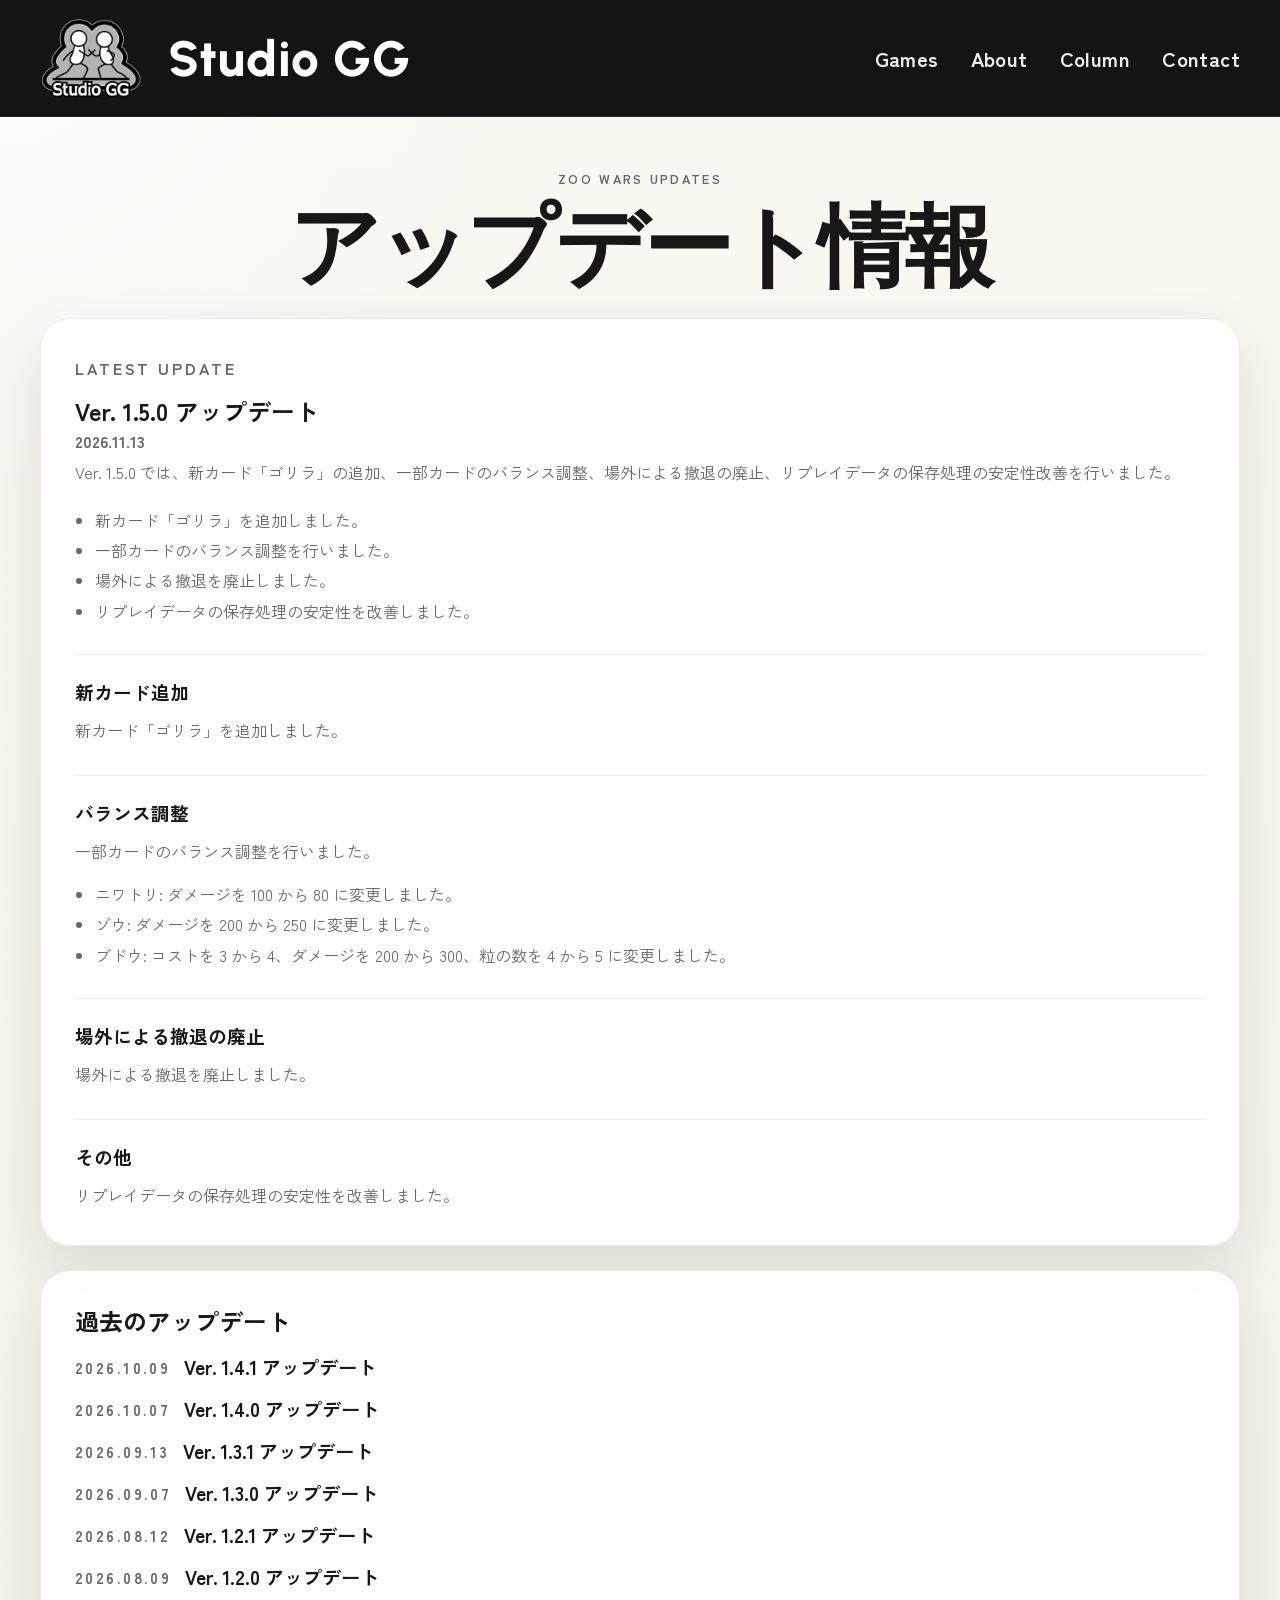
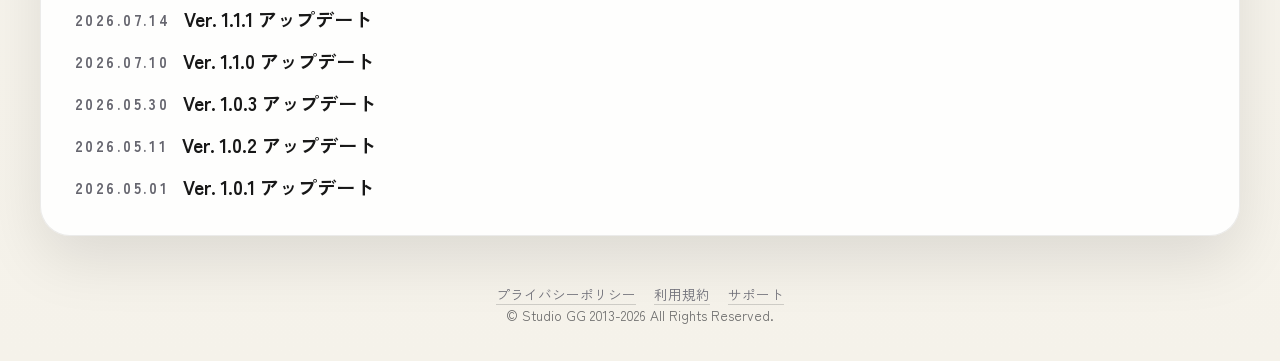
<file: zoowars/updates.html>
<!DOCTYPE html>
<html lang="ja">
<head>
  <!-- Google tag (gtag.js) -->
  <script async src="https://www.googletagmanager.com/gtag/js?id=AW-18334052214"></script>
  <script>
    window.dataLayer = window.dataLayer || [];
    function gtag(){dataLayer.push(arguments);}
    gtag('js', new Date());

    gtag('config', 'AW-18334052214');
  </script>
  <meta charset="UTF-8">
  <meta name="viewport" content="width=device-width, initial-scale=1.0">
  <title>動物園ウォーズ アップデート情報 | Studio GG</title>
  <meta
    name="description"
    content="動物園ウォーズのアップデート情報一覧です。最新アップデートの詳細と過去のアップデートを掲載しています。"
  >
  <link rel="preconnect" href="https://fonts.googleapis.com">
  <link rel="preconnect" href="https://fonts.gstatic.com" crossorigin>
  <link href="https://fonts.googleapis.com/css2?family=Zen+Kaku+Gothic+New:wght@400;500;700;900&family=Urbanist:wght@700;800&display=swap" rel="stylesheet">
  <link rel="icon" type="image/png" href="../assets/StudioGG_Logo.png">
  <link rel="stylesheet" href="../styles.css">
  <link rel="stylesheet" href="zoowars.css">
</head>
<body>
  <header class="site-header">
    <div class="header-inner">
      <a class="brand" href="../index.html" aria-label="Studio GG トップへ">
        <img class="brand-logo" src="../assets/StudioGG_Logo.png" alt="Studio GG logo">
        <span class="brand-name">Studio GG</span>
      </a>
      <nav class="site-nav" aria-label="メインナビゲーション">
        <a href="../games.html">Games</a>
        <a href="../about.html">About</a>
        <a href="https://note.com/studiogg" target="_blank" rel="noreferrer">Column</a>
        <a href="../about.html#contact">Contact</a>
      </nav>
    </div>
  </header>

  <main class="zoowars-main">
    <section class="account-transfer-hero">
      <div class="zoowars-shell">
        <div class="zoowars-section-heading">
          <p class="zoowars-eyebrow">Zoo Wars Updates</p>
          <h1 class="zoowars-title">アップデート情報</h1>
        </div>
      </div>
    </section>

    <section class="zoowars-update-section" id="updates-content">
      <div class="zoowars-shell">
        <article class="zoowars-update-card zoowars-update-card-left">
          <p>アップデート情報を読み込み中です...</p>
        </article>
      </div>
    </section>
  </main>

  <footer class="lp-footer">
    <p class="footer-links">
      <a href="privacy.html">プライバシーポリシー</a>
      <a href="eula.html">利用規約</a>
      <a href="support.html">サポート</a>
    </p>
    <p>© Studio GG 2013-2026 All Rights Reserved.</p>
  </footer>
  <script src="updates.js"></script>
</body>
</html>
</file>
<file: styles.css>
:root {
  --bg: #fffdfb;
  --bg-soft: #f7f7f8;
  --panel: #ffffff;
  --panel-soft: #fafafa;
  --line: rgba(32, 32, 36, 0.08);
  --text: #202024;
  --muted: #6f6f78;
  --accent: #d9d9dd;
  --shadow: 0 20px 50px rgba(0, 0, 0, 0.08);
}

* {
  box-sizing: border-box;
}

html {
  scroll-behavior: smooth;
}

#top {
  scroll-margin-top: 116px;
}

body {
  margin: 0;
  min-height: 100vh;
  background:
    radial-gradient(circle at top left, rgba(240, 240, 243, 0.95), transparent 18%),
    radial-gradient(circle at 84% 12%, rgba(230, 230, 234, 0.85), transparent 16%),
    linear-gradient(180deg, #ffffff 0%, var(--bg) 100%);
  color: var(--text);
  font-family: "Zen Kaku Gothic New", sans-serif;
}

.page-shell {
  width: min(1200px, calc(100% - 40px));
  margin: 0 auto;
  padding: 12px 0 64px;
}

.site-header {
  position: sticky;
  top: 0;
  z-index: 100;
  width: 100%;
  margin: 0;
  background: rgba(0, 0, 0, 0.92);
  border-bottom: 1px solid rgba(255, 255, 255, 0.08);
  backdrop-filter: blur(12px);
}

.header-inner {
  width: min(1200px, calc(100% - 40px));
  margin: 0 auto;
  min-height: 116px;
  display: flex;
  align-items: center;
  justify-content: space-between;
  gap: 12px;
}

.brand {
  display: inline-flex;
  align-items: center;
  gap: 26px;
  color: inherit;
  text-decoration: none;
}

.brand-logo {
  display: block;
  height: 102px;
  width: auto;
}

.brand-name {
  display: none;
  color: #ffffff;
  font-family: "Urbanist", sans-serif;
  font-size: 3.1rem;
  font-weight: 800;
  letter-spacing: 0.02em;
  white-space: nowrap;
}

.site-nav {
  display: flex;
  align-items: center;
  gap: 32px;
}

.site-nav a {
  color: rgba(255, 255, 255, 0.92);
  text-decoration: none;
  font-size: 1.28rem;
  font-weight: 700;
  letter-spacing: 0.02em;
  padding: 14px 0;
  position: relative;
}

.site-nav a:hover {
  color: #ffffff;
}

.site-nav a::after {
  content: "";
  position: absolute;
  left: 0;
  right: 0;
  bottom: 2px;
  height: 4px;
  border-radius: 999px;
  background: linear-gradient(90deg, #d7d7db, #ffffff);
  opacity: 0;
  transform: scaleX(0.4);
  transition: opacity 180ms ease, transform 180ms ease;
}

.site-nav a:hover::after {
  opacity: 1;
  transform: scaleX(1);
}

.featured-stage {
  min-height: calc(100vh - 148px);
  background:
    radial-gradient(circle at 10% 10%, rgba(236, 236, 240, 0.78), transparent 22%),
    linear-gradient(180deg, #fffefe 0%, var(--bg-soft) 100%);
}

.featured-stage-inner {
  width: min(1200px, calc(100% - 40px));
  min-height: calc(100vh - 148px);
  margin: 0 auto;
  display: flex;
  flex-direction: column;
  align-items: center;
  justify-content: flex-start;
  padding: 16px 0 28px;
}

.featured-stage-media,
.featured-stage-copy {
  min-height: auto;
}

.featured-stage-media {
  display: flex;
  align-items: center;
  justify-content: center;
  width: 100%;
  padding: 12px 20px 16px;
}

.featured-stage-link {
  display: block;
  width: 100%;
  max-width: 1040px;
  color: inherit;
  text-decoration: none;
}

.featured-stage-copy {
  display: flex;
  flex-direction: column;
  justify-content: center;
  width: 100%;
  padding: 0 20px 40px;
  border-left: 0;
  background: transparent;
}

.featured-stage-copy-compact {
  align-items: center;
  text-align: center;
}

.video-frame {
  width: 100%;
  max-width: 880px;
  aspect-ratio: 16 / 9;
  background: #000;
  border: 1px solid rgba(51, 41, 69, 0.08);
  box-shadow: var(--shadow);
  border-radius: 24px;
  overflow: hidden;
}

.video-frame iframe {
  width: 100%;
  height: 100%;
  border: 0;
}

.video-frame img {
  display: block;
  width: 100%;
  height: 100%;
  object-fit: cover;
}

.featured-image-frame {
  max-width: 1040px;
  aspect-ratio: 16 / 9;
  background: #f3f3f5;
}

.featured-image-frame img {
  object-fit: cover;
}

.stage-kicker,
.section-label,
.card-label,
time {
  margin: 0;
  color: #787880;
  font-size: 0.78rem;
  letter-spacing: 0.16em;
  text-transform: uppercase;
}

.featured-stage h1,
.about-section h2,
.contact-copy h2,
.feature-card h2,
.news-strip h2,
.games-hero h1,
.games-section h2 {
  margin: 12px 0 0;
  line-height: 1.08;
}

.featured-stage h1 {
  font-family: "Urbanist", sans-serif;
  font-size: clamp(3rem, 6vw, 5.8rem);
  letter-spacing: -0.04em;
}

.stage-text,
.about-section p,
.contact-copy p,
.featured-news p,
.news-list span,
.hero-text,
.game-entry p {
  color: var(--muted);
  line-height: 1.85;
}

.stage-text {
  margin: 18px 0 0;
  max-width: 32rem;
  font-size: 0.92rem;
  letter-spacing: 0.12em;
  text-transform: uppercase;
  color: #82828a;
}

.stage-kicker {
  font-weight: 700;
}

.stage-actions,
.hero-actions {
  display: flex;
  flex-wrap: wrap;
  align-items: flex-start;
  gap: 12px;
  margin-top: 22px;
}

.stage-actions-compact {
  max-width: 1040px;
  justify-content: center;
  margin-top: 0;
}

.stage-actions-compact .button {
  min-height: 54px;
  padding: 0 24px;
  font-size: 1.02rem;
}

.store-coming-soon {
  display: inline-flex;
  flex-direction: column;
  align-items: center;
  gap: 6px;
}

.store-badge {
  display: inline-block;
  height: 54px;
  border-radius: 10px;
  background-position: center;
  background-repeat: no-repeat;
  background-size: contain;
}

.store-badge-link {
  display: inline-block;
  background-position: center;
  background-repeat: no-repeat;
  background-size: contain;
  text-decoration: none;
  transition: transform 180ms ease, box-shadow 180ms ease, filter 180ms ease;
}

.store-badge-link:hover {
  transform: translateY(-2px);
  filter: brightness(1.02);
}

.store-badge-steam {
  width: 172px;
  height: 54px;
  background-image: url("assets/steam_button.svg?v=2");
}

.store-badge-more {
  width: 174px;
  height: 54px;
  background-image: url("assets/more_button.svg");
}

.text-button-more {
  min-width: 174px;
  height: 54px;
  min-height: 0;
  padding: 0 24px;
  border-radius: 14px;
  border-color: rgba(17, 17, 20, 0.12);
  background: #ffffff;
  box-shadow: 0 8px 20px rgba(15, 15, 18, 0.08);
  color: #111114;
  font-size: 1rem;
  font-weight: 700;
  letter-spacing: 0.01em;
  line-height: 1;
}

.text-button-more:hover {
  transform: translateY(-2px);
  filter: brightness(1.02);
  background: #ffffff;
}

.store-badge-google {
  width: 182px;
  background-image: url("assets/GetItOnGooglePlay_Badge_Web_color_Japanese.svg");
}

.store-badge-appstore {
  width: 164px;
  background-image: url("assets/Download_on_the_App_Store_Badge_JP_RGB_blk_100317.svg");
}

.store-badge-muted {
  opacity: 0.45;
  filter: grayscale(0.15);
}

.store-coming-soon-label {
  color: #8b8b92;
  font-size: 0.82rem;
  font-weight: 700;
  letter-spacing: 0.1em;
  text-transform: uppercase;
}

.news-strip,
.feature-card,
.about-section,
.contact-section,
.games-hero,
.games-section {
  background: linear-gradient(180deg, var(--panel) 0%, var(--panel-soft) 100%);
  border: 1px solid var(--line);
  box-shadow: var(--shadow);
  border-radius: 28px;
}

.content-grid {
  display: grid;
  grid-template-columns: repeat(3, minmax(0, 1fr));
  gap: 18px;
  margin-top: 18px;
}

.feature-card {
  display: block;
  min-height: 360px;
  padding: 18px;
  color: inherit;
  text-decoration: none;
}

.feature-card-image {
  display: grid;
  grid-template-rows: 1fr auto auto auto auto;
  gap: 10px;
}

.card-visual {
  display: block;
  min-height: 230px;
  border-radius: 22px;
  border: 1px solid rgba(51, 41, 69, 0.08);
  background-color: #efeff2;
  background-size: cover;
  background-position: center;
}

.visual-games {
  background:
    linear-gradient(180deg, rgba(255, 255, 255, 0.06), rgba(0, 0, 0, 0.12)),
    url("zoowars/ZooWars_KeyVisual.png");
  background-size: cover;
  background-position: center;
  background-repeat: no-repeat;
}

.visual-about {
  background:
    url("assets/StudioGG_Logo.png"),
    linear-gradient(135deg, #f4f4f6 0%, #d8d8de 100%);
  background-size: 58%, cover;
  background-position: center, center;
  background-repeat: no-repeat;
}

.visual-contact {
  background:
    linear-gradient(180deg, rgba(255, 255, 255, 0.4), transparent 35%),
    linear-gradient(135deg, #2d2d33 0%, #111114 100%);
}

.visual-column {
  background:
    url("assets/note_logo.svg"),
    linear-gradient(135deg, #f4f4f6 0%, #d8d8de 100%);
  background-size: 54%, cover;
  background-position: center, center;
  background-repeat: no-repeat;
}

.feature-card h2 {
  margin: 0;
  line-height: 1;
}

.card-description,
.game-description {
  margin: 0;
  color: var(--muted);
  line-height: 1.75;
  font-size: 0.92rem;
}

.card-meta {
  display: inline-block;
  color: #74747b;
  font-size: 0.82rem;
  font-weight: 700;
  letter-spacing: 0.12em;
  text-transform: uppercase;
}

.button {
  display: inline-flex;
  align-items: center;
  justify-content: center;
  min-height: 46px;
  padding: 0 20px;
  border: 1px solid rgba(51, 41, 69, 0.1);
  background: transparent;
  color: var(--text);
  text-decoration: none;
  font: inherit;
  cursor: pointer;
}

.button.primary {
  background: linear-gradient(180deg, #2f2f34, #111114);
  color: #fff;
  border-color: rgba(17, 17, 20, 0.9);
}

.button.secondary {
  background: rgba(255, 255, 255, 0.96);
}

.button-disabled {
  color: #98989f;
  background: rgba(244, 244, 246, 0.96);
  border-color: rgba(51, 41, 69, 0.08);
  cursor: default;
  pointer-events: none;
}

.news-strip {
  padding: 26px 28px 22px;
}

.news-strip-head {
  display: flex;
  align-items: end;
  justify-content: space-between;
  gap: 16px;
}

.news-strip-content {
  margin-top: 14px;
}

.news-more {
  margin-top: 18px;
}

.news-link {
  color: var(--text);
  text-decoration: none;
  font-size: 0.92rem;
  font-weight: 700;
}

.featured-news {
  padding: 20px 0;
}

.featured-news h3 {
  margin: 10px 0 8px;
  font-size: 1.3rem;
}

.news-list {
  list-style: none;
  padding: 0;
  margin: 8px 0 0;
}

.news-list li {
  display: grid;
  gap: 6px;
  padding: 16px 0;
  border-top: 1px solid rgba(51, 41, 69, 0.08);
}

.feature-games {
  grid-column: span 1;
}

.about-section,
.contact-section {
  display: grid;
  grid-template-columns: 0.9fr 1.1fr;
  gap: 24px;
  margin-top: 18px;
  padding: 30px;
}

.about-combined-body {
  display: grid;
  gap: 20px;
}

.about-combined-body > p {
  margin: 0;
}

.about-features {
  display: grid;
  gap: 16px;
}

.contact-form {
  display: grid;
  gap: 14px;
}

.contact-form label {
  display: grid;
  gap: 8px;
  font-size: 0.96rem;
}

.contact-form input,
.contact-form select,
.contact-form textarea {
  width: 100%;
  padding: 14px 16px;
  border: 1px solid rgba(51, 41, 69, 0.1);
  background: rgba(255, 255, 255, 0.98);
  color: var(--text);
  font: inherit;
}

.contact-form textarea {
  resize: vertical;
}

.contact-form input:focus,
.contact-form select:focus,
.contact-form textarea:focus {
  outline: 2px solid rgba(40, 40, 46, 0.12);
  border-color: rgba(40, 40, 46, 0.24);
}

.contact-form input::placeholder,
.contact-form textarea::placeholder {
  color: #8d8f99;
}

.contact-mail {
  display: grid;
  align-content: center;
  gap: 14px;
}

.contact-note {
  margin: 0;
  color: var(--muted);
  line-height: 1.8;
}

.site-footer {
  padding: 26px 0 8px;
}

.site-footer p {
  margin: 0;
  color: var(--muted);
  font-size: 0.82rem;
  text-align: center;
}

.footer-links {
  display: flex;
  justify-content: center;
  align-items: center;
  flex-wrap: wrap;
  gap: 10px 18px;
  margin-bottom: 10px;
}

.footer-links a {
  color: var(--muted);
  text-decoration: none;
  border-bottom: 1px solid rgba(32, 32, 36, 0.18);
}

.footer-links a:hover {
  border-bottom-color: rgba(32, 32, 36, 0.42);
}

.legacy-link {
  color: inherit;
  text-decoration: none;
  border-bottom: 1px solid rgba(32, 32, 36, 0.18);
}

.legacy-link:hover {
  border-bottom-color: rgba(32, 32, 36, 0.42);
}

.games-hero {
  margin-top: 0;
  padding: 34px;
}

.games-hero > div {
  max-width: 920px;
}

.games-hero p {
  margin: 14px 0 0;
  color: var(--muted);
  line-height: 1.9;
}

.about-features {
  display: grid;
  grid-template-columns: repeat(3, minmax(0, 1fr));
  gap: 12px;
  margin-top: 24px;
}

.feature-entry {
  min-height: 100%;
}

.feature-entry h3 {
  margin: 0;
  font-size: 1rem;
  line-height: 1.45;
}

.about-logo-lockup {
  display: flex;
  justify-content: center;
  margin: 28px 0 24px;
}

.about-logo-lockup img {
  width: min(360px, 72%);
  height: auto;
}

.games-section {
  margin-top: 18px;
  padding: 30px;
}

.legal-page {
  padding: 34px;
}

.legal-content {
  display: grid;
  gap: 22px;
  min-width: 0;
}

.legal-block {
  min-width: 0;
}

.legal-block h2 {
  margin: 0 0 10px;
  font-size: 1.12rem;
}

.legal-block p,
.legal-list {
  margin: 0;
  color: var(--muted);
  line-height: 1.9;
  overflow-wrap: anywhere;
  word-break: break-word;
}

.legal-block a,
.legal-list a {
  overflow-wrap: anywhere;
  word-break: break-word;
}

.legal-block p + p {
  margin-top: 12px;
}

.legal-block p:has(.button) {
  margin-top: 18px;
}

.legal-list {
  padding-left: 1.2em;
}

.subheading {
  margin: 8px 0 0;
  font-size: 1.4rem;
  line-height: 1.2;
}

.section-heading {
  margin-bottom: 18px;
}

.games-list {
  display: grid;
  gap: 16px;
}

.boardgames-list {
  grid-template-columns: repeat(3, minmax(0, 1fr));
}

.boardgames-group + .boardgames-group {
  margin-top: 28px;
}

.game-entry {
  display: grid;
  gap: 14px;
  padding: 22px;
  border: 1px solid rgba(51, 41, 69, 0.08);
  background: rgba(255, 247, 250, 0.92);
  border-radius: 22px;
}

.boardgame-entry {
  align-content: start;
  min-height: 420px;
}

.boardgame-entry h3 {
  margin: 0;
  line-height: 1.45;
}

.boardgame-link {
  color: inherit;
  text-decoration: none;
  transition: transform 180ms ease, box-shadow 180ms ease;
}

.boardgame-link:hover {
  transform: translateY(-2px);
  box-shadow: 0 22px 54px rgba(0, 0, 0, 0.1);
}

.boardgame-visual {
  display: block;
  aspect-ratio: 3 / 4;
  border-radius: 18px;
  border: 1px solid rgba(51, 41, 69, 0.08);
  background-color: #ececf0;
}

.visual-boardgame {
  background:
    linear-gradient(180deg, rgba(255, 255, 255, 0.35), transparent 30%),
    radial-gradient(circle at 25% 24%, rgba(255, 255, 255, 0.92), transparent 16%),
    linear-gradient(135deg, #d8d8de 0%, #a7a8b0 100%);
}

.visual-zoowars-cardgame,
.visual-dangerous-mining,
.visual-terrible-monster,
.visual-cloverland-with-brownies,
.visual-littletownbuilders,
.visual-harapeko-bahamuto,
.visual-tenohira-dungeon,
.visual-firm-with-brownies,
.visual-frontier-with-brownies,
.visual-minecart-town,
.visual-northern-branch,
.visual-meikyu-suiri,
.visual-meikyu-suiri-omnibus {
  background-color: #f5f5f7;
  background-position: center;
  background-repeat: no-repeat;
  background-size: contain;
}

.visual-zoowars-cardgame {
  background-image: url("games/zoowars_cardgame.png");
}

.visual-dangerous-mining {
  background-image: url("games/dengerous_mining.png");
}

.visual-terrible-monster {
  background-image: url("games/terrible_monster.jpg");
}

.visual-cloverland-with-brownies {
  background-image: url("games/cloverland_with_brownies.jpg");
}

.visual-littletownbuilders {
  background-image: url("games/littletownbuilders.jpg");
}

.visual-harapeko-bahamuto {
  background-image: url("games/harapeko_bahamuto.jpg");
}

.visual-tenohira-dungeon {
  background-image: url("games/tenohira_dungeon.png");
}

.visual-firm-with-brownies {
  background-image: url("games/firm_with_brownies.jpg");
}

.visual-frontier-with-brownies {
  background-image: url("games/frontier_with_brownies.jpg");
}

.visual-minecart-town {
  background-image: url("games/minecart_town.png");
}

.visual-northern-branch {
  background-image: url("games/northern_branch.jpg");
}

.visual-meikyu-suiri {
  background-image: url("games/meikyu_suiri.jpg");
}

.visual-meikyu-suiri-omnibus {
  background-image: url("games/meikyu_suiri_omnibus.jpg");
}

.featured-game-visual {
  background-image: url("zoowars/ZooWars_KeyVisual.png");
  background-size: cover;
  background-position: center;
  background-repeat: no-repeat;
  background-color: #f3f3f5;
  aspect-ratio: 16 / 9;
  min-height: auto;
}

.member-entry {
  grid-template-columns: 88px 1fr;
  align-items: start;
  gap: 18px;
}

.member-icon {
  width: 88px;
  height: 88px;
  border-radius: 50%;
  overflow: hidden;
  background: transparent;
}

.member-icon img {
  display: block;
  width: 100%;
  height: 100%;
  object-fit: cover;
}

.member-icon-placeholder {
  background: #efeff2;
}

.member-body {
  display: grid;
  gap: 8px;
}

.member-body h3 {
  margin: 0;
}

.member-body p {
  margin: 0;
}

.member-body a {
  color: inherit;
  text-decoration: none;
  border-bottom: 1px solid rgba(51, 41, 69, 0.18);
}

.member-body a:hover {
  border-bottom-color: rgba(51, 41, 69, 0.42);
}

.featured-game {
  display: grid;
  gap: 18px;
  transition: transform 180ms ease, box-shadow 180ms ease;
}

.featured-game:hover {
  transform: translateY(-2px);
  box-shadow: 0 22px 54px rgba(0, 0, 0, 0.08);
}

.featured-game-main {
  display: grid;
  grid-template-columns: minmax(0, 1.05fr) minmax(0, 0.95fr);
  align-items: start;
  gap: 20px;
  color: inherit;
  text-decoration: none;
}

.button {
  transition: transform 180ms ease, box-shadow 180ms ease, background-color 180ms ease, border-color 180ms ease;
}

.featured-game-body {
  display: grid;
  align-content: start;
  gap: 14px;
}

.featured-game-body h3 {
  margin: 0;
}

.game-links {
  display: flex;
  flex-wrap: wrap;
  align-items: flex-start;
  gap: 12px;
}

.game-store-coming-soon {
  display: inline-flex;
  flex-direction: column;
  align-items: center;
  gap: 6px;
}

.game-links .button {
  min-height: 54px;
}

@media (max-width: 1100px) {
  .featured-stage,
  .about-section,
  .contact-section {
    grid-template-columns: 1fr;
  }

  .featured-stage-copy {
    border-left: 0;
    border-top: 1px solid rgba(51, 41, 69, 0.08);
    padding-left: 40px;
  }

  .stage-meta {
    grid-template-columns: 1fr;
  }

  .content-grid {
    grid-template-columns: 1fr;
  }

  .feature-card {
    min-height: 300px;
  }

  .card-visual {
    min-height: 180px;
  }

  .visual-about {
    background-size: 34%, cover;
    background-position: center, center;
  }

  .featured-game {
    gap: 16px;
  }

  .featured-game-main {
    grid-template-columns: 1fr;
  }

  .about-features {
    grid-template-columns: 1fr;
  }

  .member-entry {
    grid-template-columns: 1fr;
  }

  .about-logo-lockup img {
    width: min(280px, 78%);
  }
}

@media (max-width: 760px) {
  .page-shell,
  .header-inner {
    width: min(100% - 20px, 1200px);
  }

  .header-inner {
    min-height: 92px;
    flex-wrap: wrap;
    padding: 12px 0;
  }

  .site-nav {
    gap: 18px;
  }

  .brand-logo {
    height: 72px;
  }

  #top {
    scroll-margin-top: 92px;
  }

  .site-nav a {
    font-size: 1.08rem;
  }

  .featured-stage {
    min-height: auto;
  }

  .featured-stage-inner {
    width: min(100% - 20px, 1200px);
    min-height: auto;
    grid-template-columns: 1fr;
    padding: 10px 0 20px;
  }

  .featured-stage-media {
    padding: 8px 10px 12px;
  }

  .featured-stage-copy {
    padding: 16px 20px 20px;
  }

  .news-strip-head {
    align-items: start;
    flex-direction: column;
  }

  .featured-stage h1 {
    font-size: clamp(2.3rem, 12vw, 4rem);
  }

  .game-links .button {
    min-height: 50px;
  }

  .news-strip,
  .feature-card,
  .about-section,
  .contact-section,
  .games-hero,
  .games-section {
    padding: 22px;
  }

  .feature-card {
    min-height: 260px;
  }

  .card-visual {
    min-height: 160px;
  }

  .boardgame-entry {
    min-height: 320px;
  }

  .boardgame-visual {
    aspect-ratio: 4 / 5;
  }

  .featured-game-visual {
    aspect-ratio: 16 / 9;
  }

  .visual-about {
    background-size: 42%, cover;
  }
}

@media (max-width: 640px) {
  .boardgames-list {
    grid-template-columns: 1fr;
  }

  .boardgame-entry {
    min-height: 280px;
  }

  .boardgame-visual {
    aspect-ratio: 1 / 1.15;
  }

  .featured-game-visual {
    aspect-ratio: 16 / 9;
  }
}

@media (min-width: 1000px) {
  .brand-name {
    display: inline-block;
  }
}
</file>
<file: zoowars/zoowars.css>
:root {
  --zw-bg: #f5f2ea;
  --zw-panel: rgba(255, 255, 255, 0.88);
  --zw-line: rgba(23, 23, 23, 0.08);
  --zw-text: #171717;
  --zw-muted: #66666f;
  --zw-shadow: 0 24px 60px rgba(0, 0, 0, 0.1);
}

body {
  background:
    radial-gradient(circle at top left, rgba(255, 255, 255, 0.7), transparent 22%),
    linear-gradient(180deg, #faf8f1 0%, var(--zw-bg) 100%);
  color: var(--zw-text);
}

.zoowars-main {
  padding: 28px 0 48px;
}

.zoowars-shell,
.lp-footer {
  width: min(1200px, calc(100% - 40px));
  margin: 0 auto;
}

.zoowars-eyebrow {
  margin: 0;
  color: var(--zw-muted);
  font-size: 0.8rem;
  font-weight: 700;
  letter-spacing: 0.18em;
  text-transform: uppercase;
}

.zoowars-title {
  margin: 12px 0 0;
  line-height: 1.05;
}

.zoowars-title {
  font-family: "Urbanist", sans-serif;
  font-size: clamp(3rem, 7vw, 5.8rem);
  letter-spacing: -0.04em;
}

.zoowars-movie-frame,
.zoowars-description,
.zoowars-update-card {
  background: var(--zw-panel);
  border: 1px solid var(--zw-line);
  border-radius: 30px;
  box-shadow: var(--zw-shadow);
}

.zoowars-movie-section,
.zoowars-links-section,
.zoowars-update-section,
.zoowars-description-section {
  margin-top: 24px;
}

.zoowars-section-heading {
  margin-bottom: 16px;
  text-align: center;
}

.zoowars-movie-frame {
  overflow: hidden;
  aspect-ratio: 16 / 9;
}

.zoowars-movie-frame iframe {
  width: 100%;
  height: 100%;
  border: 0;
}

.zoowars-links {
  display: flex;
  flex-wrap: wrap;
  align-items: flex-start;
  justify-content: center;
  gap: 14px;
}

.zoowars-social-links {
  display: flex;
  flex-wrap: wrap;
  align-items: center;
  justify-content: center;
  gap: 10px;
  margin-top: 14px;
}

.zoowars-social-link {
  display: inline-flex;
  align-items: center;
  justify-content: center;
  width: 56px;
  height: 56px;
  border: 1px solid rgba(23, 23, 23, 0.12);
  border-radius: 16px;
  color: #ffffff;
  text-decoration: none;
  font-weight: 800;
  line-height: 1;
  box-shadow: 0 10px 24px rgba(15, 15, 18, 0.12);
  transition: transform 180ms ease, filter 180ms ease, box-shadow 180ms ease;
}

.zoowars-social-link:hover {
  transform: translateY(-2px);
  filter: brightness(1.05);
  box-shadow: 0 14px 30px rgba(15, 15, 18, 0.16);
}

.zoowars-social-link img {
  display: block;
  max-width: 30px;
  max-height: 30px;
  object-fit: contain;
}

.zoowars-social-discord img {
  max-width: 36px;
}

.zoowars-social-x {
  background: #111114;
}

.zoowars-social-discord {
  background: #5865f2;
}

.store-badge-steam-large {
  width: 178px;
  height: 56px;
}

.zoowars-store-coming-soon {
  display: inline-flex;
  flex-direction: column;
  align-items: center;
  gap: 6px;
}

.store-badge {
  display: inline-block;
  height: 56px;
  border-radius: 10px;
  background-position: center;
  background-repeat: no-repeat;
  background-size: contain;
}

.store-badge-google {
  width: 188px;
  background-image: url("../assets/GetItOnGooglePlay_Badge_Web_color_Japanese.svg");
}

.store-badge-appstore {
  width: 168px;
  background-image: url("../assets/Download_on_the_App_Store_Badge_JP_RGB_blk_100317.svg");
}

.zoowars-page-en .store-badge-steam {
  background-image: url("../assets/steam_button_en.svg");
}

.zoowars-page-en .store-badge-google {
  background-image: url("../assets/GetItOnGooglePlay_Badge_Web_color_English.svg");
}

.zoowars-page-en .store-badge-appstore {
  background-image: url("../assets/Download_on_the_App_Store_Badge_US-UK_RGB_blk_092917.svg");
}

.store-badge-muted {
  opacity: 0.45;
  filter: grayscale(0.15);
}

.store-coming-soon-label {
  color: #8b8b92;
  font-size: 0.82rem;
  font-weight: 700;
  letter-spacing: 0.1em;
  text-transform: uppercase;
}

.zoowars-description,
.zoowars-update-card {
  padding: 34px;
}

.zoowars-description > p,
.zoowars-feature p,
.zoowars-update-card p,
.balance-update-card p,
.balance-update-card li {
  margin: 0;
  color: var(--zw-muted);
  line-height: 1.95;
  font-size: 1rem;
}

.zoowars-description > p + p {
  margin-top: 22px;
}

.zoowars-update-card {
  text-align: center;
}

.zoowars-update-card-left {
  text-align: left;
}

.zoowars-update-card-left .zoowars-eyebrow {
  text-align: left;
}

.zoowars-update-card h2 {
  margin: 12px 0 0;
  line-height: 1.25;
}

.zoowars-update-date {
  margin-top: 12px;
  font-weight: 700;
}

.zoowars-update-card .zoowars-update-actions {
  margin-top: 20px;
}

.zoowars-update-summary,
.zoowars-update-list {
  margin: 16px 0 0;
  padding-left: 1.25rem;
}

.zoowars-update-summary li,
.zoowars-update-list li {
  color: var(--zw-muted);
  line-height: 1.9;
}

.zoowars-update-list {
  list-style: none;
  padding-left: 0;
}

.zoowars-update-list li {
  display: grid;
  grid-template-columns: 8.5rem 1fr;
  gap: 12px;
  padding: 14px 0;
  border-top: 1px solid var(--zw-line);
}

.zoowars-update-list li:first-child {
  border-top: 0;
  padding-top: 0;
}

.zoowars-update-list time {
  font-weight: 700;
  color: var(--zw-text);
}

.zoowars-update-detail {
  margin-top: 28px;
  padding-top: 24px;
  border-top: 1px solid var(--zw-line);
}

.zoowars-update-detail h3 {
  margin: 0 0 10px;
  line-height: 1.4;
}

.zoowars-update-detail h4 {
  margin: 20px 0 8px;
  line-height: 1.4;
  font-size: 1rem;
}

.zoowars-update-detail ul {
  margin: 12px 0 0;
  padding-left: 1.25rem;
}

.zoowars-update-detail li,
.zoowars-past-updates p {
  color: var(--zw-muted);
  line-height: 1.9;
}

.zoowars-past-updates summary {
  display: flex;
  flex-wrap: wrap;
  gap: 8px 14px;
  align-items: center;
  cursor: pointer;
  font-size: 1.2rem;
  font-weight: 700;
}

.zoowars-past-updates p {
  margin: 14px 0 0;
}

.zoowars-past-updates time {
  color: var(--zw-muted);
  font-size: 0.95rem;
}

.zoowars-past-update-list {
  display: grid;
  gap: 14px;
  margin-top: 16px;
}

.zoowars-past-update-body {
  margin-top: 16px;
}

.zoowars-past-update-body .zoowars-update-card {
  box-shadow: none;
}

.balance-update-card {
  background: var(--zw-panel);
  border: 1px solid var(--zw-line);
  border-radius: 30px;
  box-shadow: var(--zw-shadow);
  padding: 34px;
}

.balance-update-card section + section {
  margin-top: 30px;
  padding-top: 28px;
  border-top: 1px solid var(--zw-line);
}

.balance-update-card h2 {
  margin: 0 0 12px;
  line-height: 1.35;
}

.balance-update-card h3 {
  margin: 22px 0 8px;
  line-height: 1.4;
}

.balance-update-card ul {
  margin: 12px 0 0;
  padding-left: 1.25rem;
}

.balance-update-meta {
  margin-top: 14px;
}

.balance-update-actions {
  display: flex;
  flex-wrap: wrap;
  gap: 12px;
  margin-top: 24px;
}

.zoowars-feature-list {
  display: grid;
  grid-template-columns: repeat(2, minmax(0, 1fr));
  gap: 18px;
  margin-top: 28px;
}

.zoowars-feature {
  padding: 22px;
  background: rgba(255, 255, 255, 0.72);
  border: 1px solid rgba(23, 23, 23, 0.06);
  border-radius: 24px;
}

.zoowars-feature h3 {
  margin: 0 0 12px;
  line-height: 1.4;
  font-size: 1.06rem;
}

.zoowars-links-section-bottom {
  margin-top: 28px;
}

.lp-footer {
  padding: 0 0 36px;
}

.lp-footer p {
  margin: 0;
  color: #6a6a6a;
  font-size: 0.85rem;
  text-align: center;
}

.account-transfer-page {
  padding: 28px 0 48px;
}

.account-transfer-hero,
.account-transfer-section {
  margin-top: 24px;
}

.account-transfer-card,
.account-transfer-step,
.account-transfer-note,
.account-transfer-image {
  background: var(--zw-panel);
  border: 1px solid var(--zw-line);
  border-radius: 30px;
  box-shadow: var(--zw-shadow);
}

.account-transfer-card {
  padding: 34px;
}

.account-transfer-card p,
.account-transfer-card li,
.account-transfer-step p,
.account-transfer-note p,
.account-transfer-image figcaption {
  color: var(--zw-muted);
  line-height: 1.95;
  font-size: 1rem;
}

.account-transfer-card p,
.account-transfer-note p {
  margin: 0;
}

.account-transfer-card p + p,
.account-transfer-note p + p {
  margin-top: 16px;
}

.account-transfer-checklist,
.account-transfer-points {
  margin: 18px 0 0;
  padding-left: 1.25rem;
}

.account-transfer-checklist li + li,
.account-transfer-points li + li {
  margin-top: 10px;
}

.account-transfer-steps {
  display: grid;
  gap: 18px;
}

.account-transfer-step {
  padding: 24px;
}

.account-transfer-step h3,
.account-transfer-note h2 {
  margin: 0 0 10px;
  line-height: 1.4;
  font-size: 1.16rem;
}

.account-transfer-step p {
  margin: 0;
}

.account-transfer-gallery {
  display: grid;
  grid-template-columns: repeat(2, minmax(0, 1fr));
  gap: 18px;
}

.account-transfer-block {
  margin-top: 24px;
}

.account-transfer-block-head {
  margin-bottom: 16px;
  text-align: center;
}

.account-transfer-block-head h3 {
  margin: 10px 0 0;
  font-size: clamp(1.8rem, 4vw, 2.6rem);
  line-height: 1.15;
}

.account-transfer-block-head p {
  margin: 12px auto 0;
  max-width: 48rem;
  color: var(--zw-muted);
  line-height: 1.9;
}

.account-transfer-image {
  margin: 0;
  overflow: hidden;
}

.account-transfer-image img {
  display: block;
  width: 100%;
  aspect-ratio: 16 / 10;
  object-fit: cover;
  background: rgba(23, 23, 23, 0.06);
}

.account-transfer-image figcaption {
  padding: 18px 20px 20px;
}

.account-transfer-note {
  padding: 28px 30px;
}

.account-transfer-actions {
  display: flex;
  flex-wrap: wrap;
  gap: 12px;
  margin-top: 20px;
}

@media (max-width: 960px) {
  .zoowars-feature-list {
    grid-template-columns: 1fr;
  }

  .account-transfer-gallery {
    grid-template-columns: 1fr;
  }
}

@media (max-width: 760px) {
  .zoowars-shell,
  .lp-footer {
    width: min(100% - 20px, 1200px);
  }

  .zoowars-main {
    padding-top: 20px;
  }

  .zoowars-description,
  .zoowars-update-card,
  .balance-update-card {
    padding: 22px;
  }

  .zoowars-feature {
    padding: 18px;
  }

  .zoowars-links {
    gap: 10px;
  }

  .zoowars-social-link {
    width: 54px;
    height: 54px;
  }

  .account-transfer-card,
  .account-transfer-step,
  .account-transfer-note {
    padding: 22px;
  }

  .account-transfer-image figcaption {
    padding: 16px 18px 18px;
  }
}
</file>
